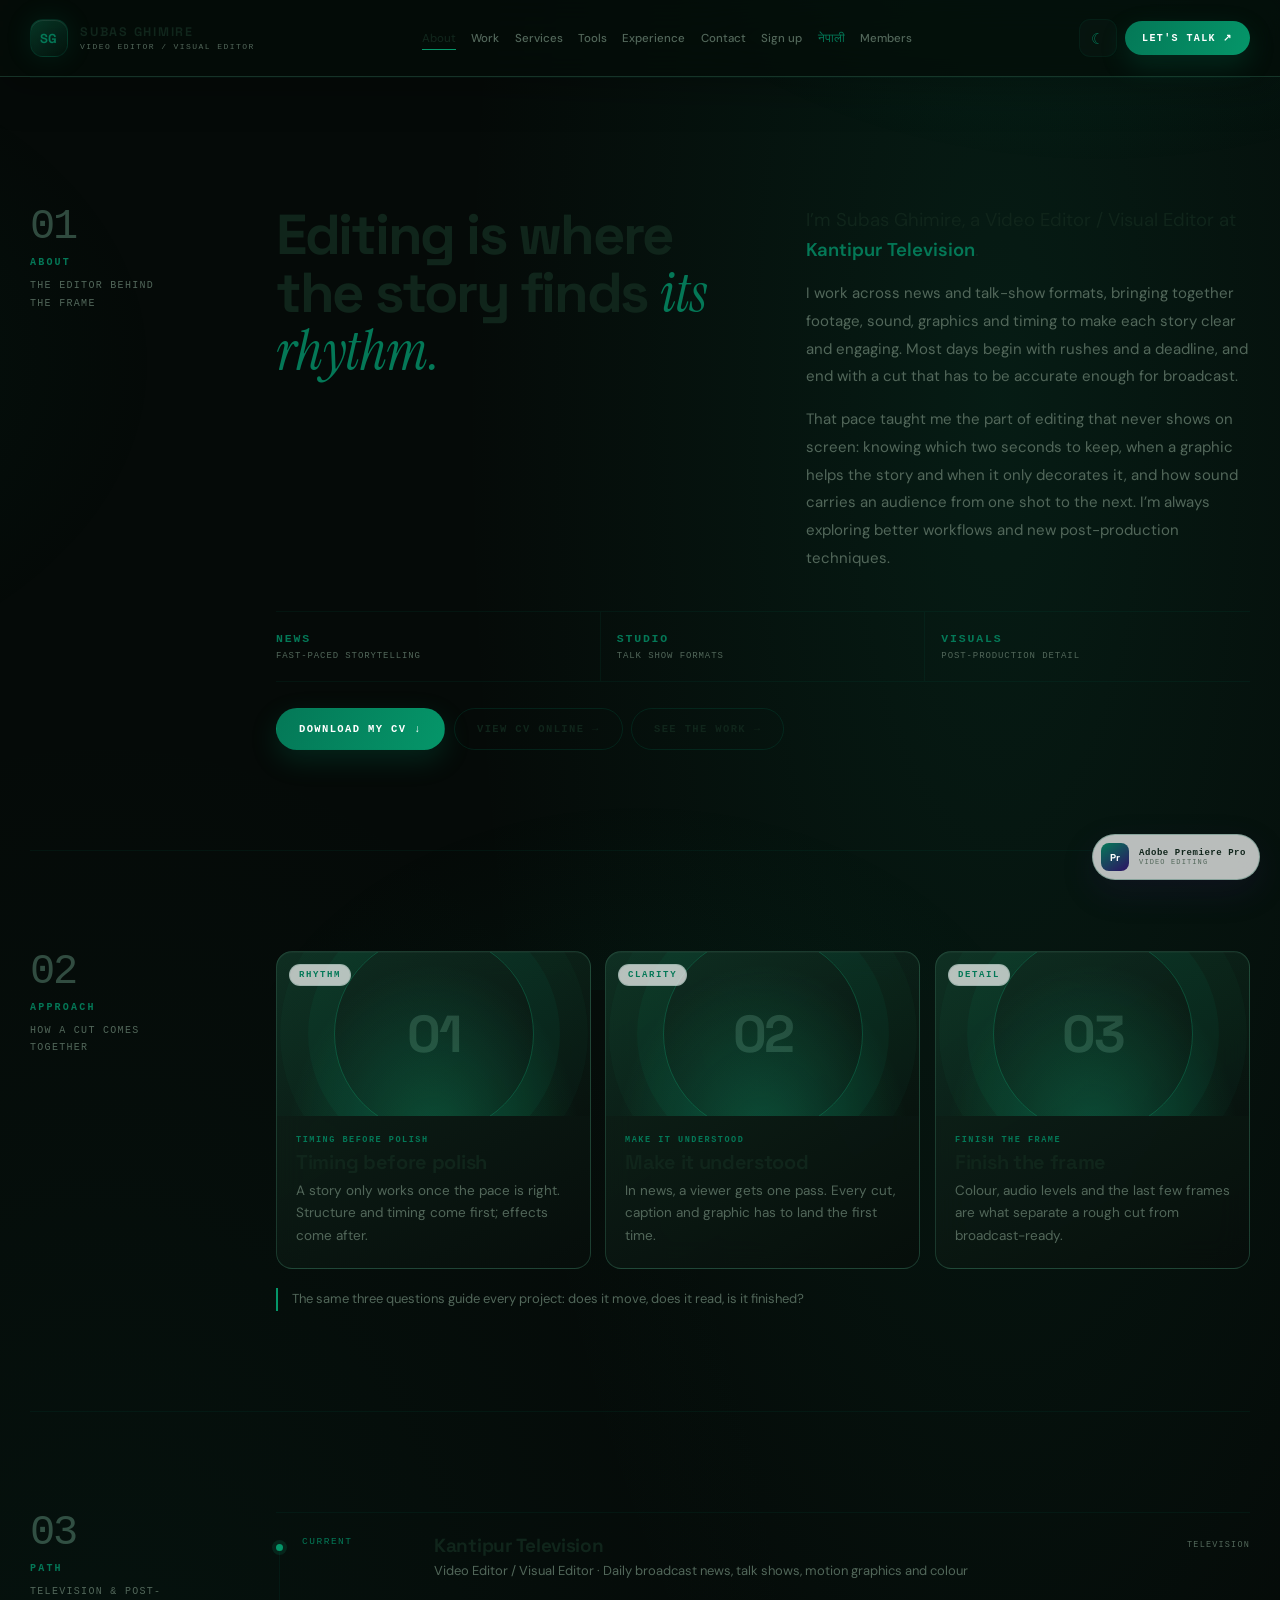
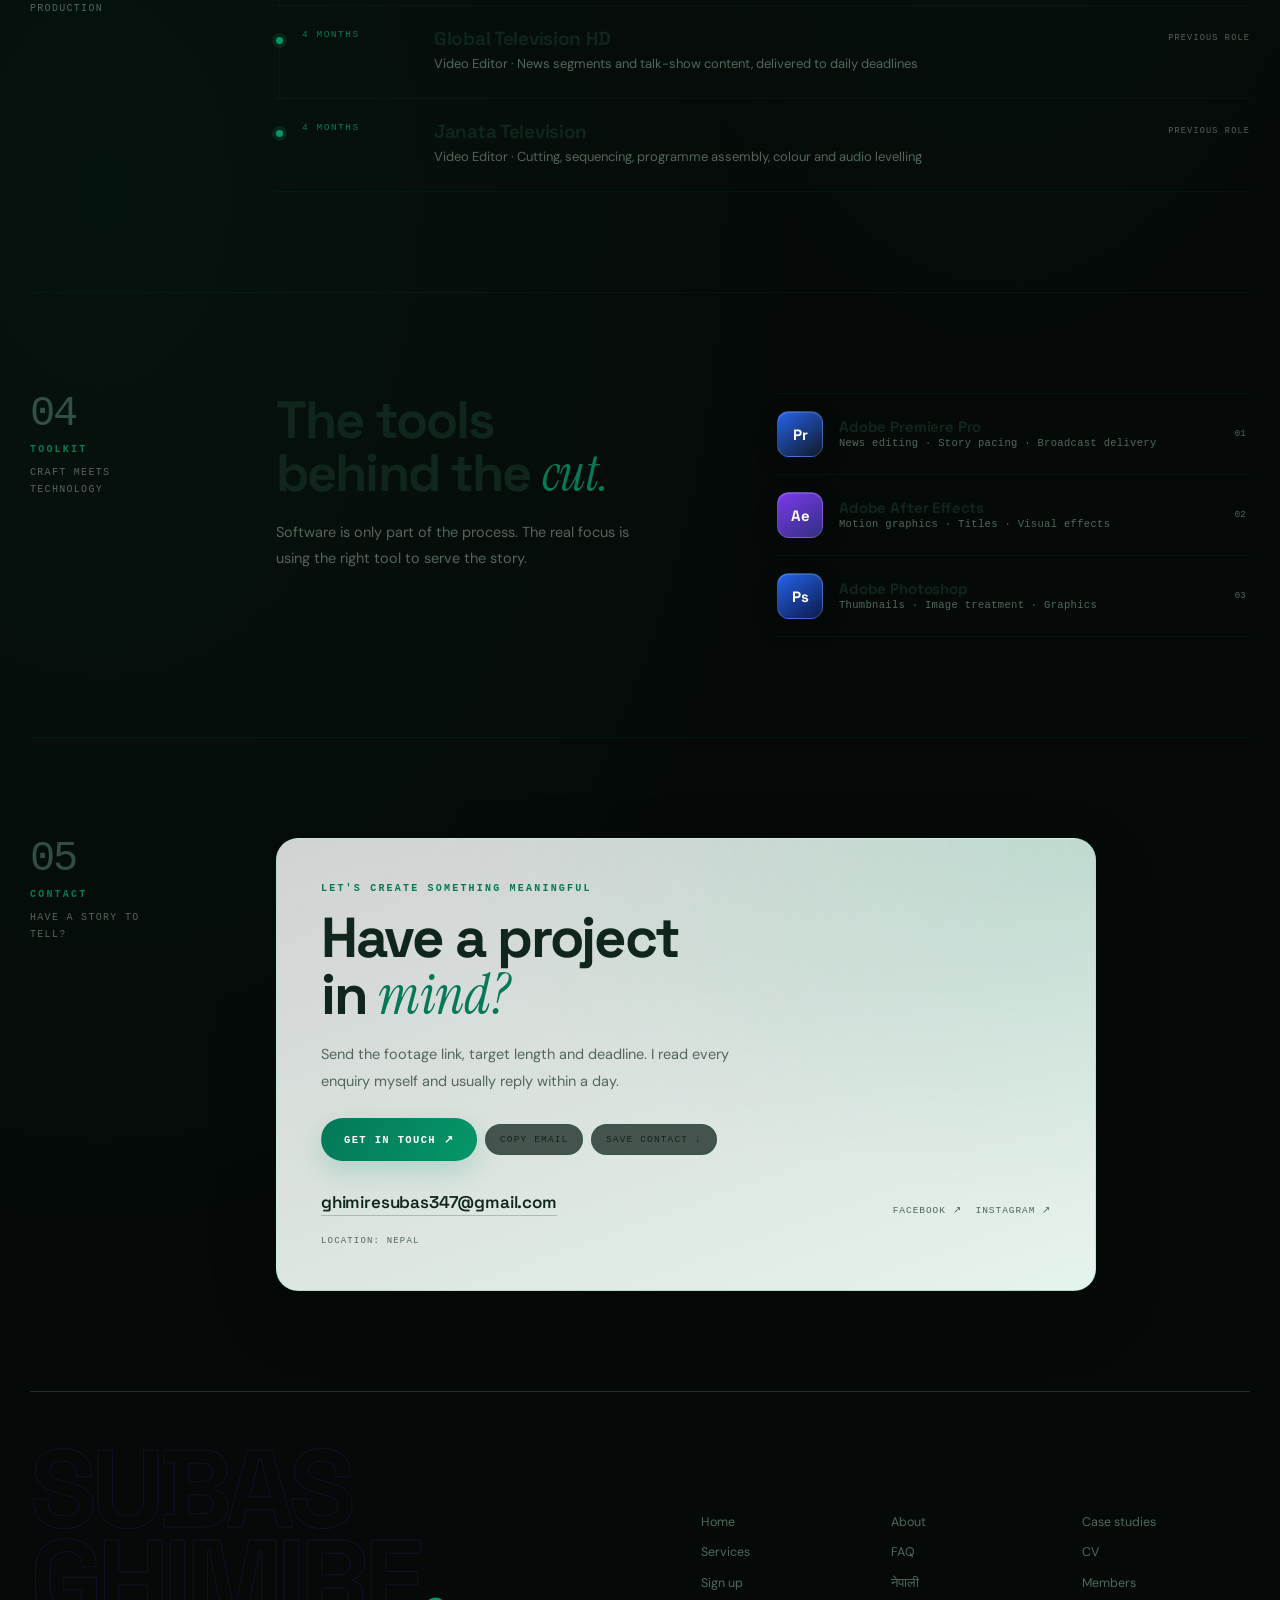
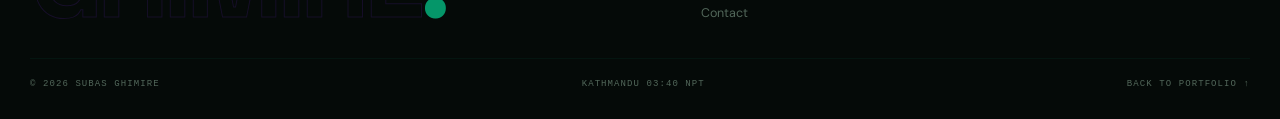
<file: about.html>
<!doctype html>
<html lang="en">
<head>
<!-- Google Analytics 4 -->
<script async src="https://www.googletagmanager.com/gtag/js?id=G-4XTFQ4TZ87"></script>
<script>
  window.dataLayer = window.dataLayer || [];
  function gtag(){dataLayer.push(arguments);}
  gtag('js', new Date());
  gtag('config', 'G-4XTFQ4TZ87');
</script>

<meta charset="utf-8">
<meta name="viewport" content="width=device-width,initial-scale=1">
<meta name="theme-color" content="#08060f">
<meta name="color-scheme" content="dark light">
<meta name="robots" content="index,follow,max-image-preview:large,max-snippet:-1,max-video-preview:-1">
<meta name="description" content="How the cuts come together — rhythm, clarity and detail. Video editor at Kantipur Television, Kathmandu, working across news, talk shows and motion graphics.">
<title>About Subas Ghimire — Video Editor in Kathmandu, Nepal</title>
<link rel="icon" type="image/svg+xml" href="[data-uri]">
<link rel="apple-touch-icon" sizes="180x180" href="apple-touch-icon.png">
<link rel="manifest" href="site.webmanifest">
<link rel="canonical" href="https://subas-ghimire.com.np/about.html">
<meta property="og:type" content="website">
<meta property="og:site_name" content="Subas Ghimire">
<meta property="og:url" content="https://subas-ghimire.com.np/about.html">
<meta property="og:title" content="About Subas Ghimire — Video Editor in Kathmandu, Nepal">
<meta property="og:description" content="How the cuts come together — rhythm, clarity and detail. Video editor at Kantipur Television, Kathmandu, working across news, talk shows and motion graphics.">
<meta property="og:image" content="https://subas-ghimire.com.np/og-image.jpg">
<meta property="og:image:alt" content="Subas Ghimire — video editor">
<meta property="og:image:type" content="image/jpeg">
<meta property="og:image:width" content="1200">
<meta property="og:image:height" content="630">
<meta property="og:locale" content="en_US">
<meta property="og:locale:alternate" content="ne_NP">
<meta name="twitter:card" content="summary_large_image">
<meta name="twitter:title" content="About Subas Ghimire — Video Editor in Kathmandu, Nepal">
<meta name="twitter:description" content="How the cuts come together — rhythm, clarity and detail. Video editor at Kantipur Television, Kathmandu, working across news, talk shows and motion graphics.">
<meta name="twitter:image" content="https://subas-ghimire.com.np/og-image.jpg">
<link rel="preconnect" href="https://fonts.googleapis.com">
<link rel="preconnect" href="https://fonts.gstatic.com" crossorigin>
<link href="https://fonts.googleapis.com/css2?family=DM+Sans:wght@400;500;600;700&family=Instrument+Serif:ital@1&family=Space+Grotesk:wght@400;500;600;700&display=swap" rel="stylesheet">
<link rel="stylesheet" href="assets/site.css?v=4">
<style>
.page-top{padding-top:128px}
.about-grid h1{font-size:clamp(34px,4.4vw,58px);line-height:1.03;letter-spacing:-.04em}
.contact.solo{grid-template-columns:1fr;max-width:820px}
.contact.solo h2{font-size:clamp(34px,4.4vw,58px)}
@media(max-width:980px){.page-top{padding-top:92px}}
</style>
<script type="application/ld+json">
{
  "@context": "https://schema.org",
  "@graph": [
    {
      "@type": "AboutPage",
      "@id": "https://subas-ghimire.com.np/about.html#page",
      "url": "https://subas-ghimire.com.np/about.html",
      "name": "About Subas Ghimire",
      "description": "How the cuts come together — rhythm, clarity and detail. Video editor at Kantipur Television, Kathmandu, working across news, talk shows and motion graphics.",
      "inLanguage": "en",
      "isPartOf": {
        "@id": "https://subas-ghimire.com.np/#website"
      },
      "about": {
        "@id": "https://subas-ghimire.com.np/#person"
      }
    },
    {
      "@type": "BreadcrumbList",
      "itemListElement": [
        {
          "@type": "ListItem",
          "position": 1,
          "name": "Home",
          "item": "https://subas-ghimire.com.np/"
        },
        {
          "@type": "ListItem",
          "position": 2,
          "name": "About",
          "item": "https://subas-ghimire.com.np/about.html"
        }
      ]
    }
  ]
}
</script>
</head>
<body>
<script>try{var t=localStorage.getItem("theme");if(t==="light"||(!t&&matchMedia("(prefers-color-scheme: light)").matches)){document.body.classList.add("light-mode")}}catch(e){}</script>
<a class="skip-link" href="#story">Skip to content</a>
<div class="scroll-progress" id="scrollProgress"></div>

<header><nav class="nav wrap" aria-label="Main">
  <a class="brand" href="index.html"><span class="mark">SG</span><span class="brand-text">SUBAS GHIMIRE<small>VIDEO EDITOR / VISUAL EDITOR</small></span></a>
  <div class="links" id="siteLinks">
    <a href="about.html" aria-current="page">About</a>
    <a href="index.html#work">Work</a>
    <a href="index.html#services">Services</a>
    <a href="index.html#tools">Tools</a>
    <a href="index.html#experience">Experience</a>
    <a href="index.html#contact">Contact</a>
    <a href="signup.html">Sign up</a>
    <a href="subas-ghimire.html" lang="ne" hreflang="ne">नेपाली</a>
    <a href="members.html" rel="nofollow">Members</a>
  </div>
  <div class="nav-actions">
    <button class="icon-btn theme-toggle" id="themeToggle" aria-label="Switch to light theme" aria-pressed="false">☼</button>
    <button class="icon-btn menu-toggle" id="menuToggle" aria-label="Open menu" aria-expanded="false" aria-controls="siteLinks">☰</button>
    <a class="nav-cta" href="https://mail.google.com/mail/?view=cm&amp;fs=1&amp;to=ghimiresubas347%40gmail.com">LET'S TALK ↗</a>
  </div>
</nav></header>

<main>
<section class="block wrap page-top" id="story">
  <div class="section-top"><span class="num">01</span><span class="kicker">ABOUT</span><span class="section-note">The editor behind the frame</span></div>
  <div class="section-body">
    <div class="about-grid">
      <h1>Editing is where the story finds <em>its rhythm.</em></h1>
      <div class="about-copy">
        <p class="large">I&rsquo;m Subas Ghimire, a Video Editor / Visual Editor at <strong>Kantipur Television</strong>.</p>
        <p>I work across news and talk-show formats, bringing together footage, sound, graphics and timing to make each story clear and engaging. Most days begin with rushes and a deadline, and end with a cut that has to be accurate enough for broadcast.</p>
        <p>That pace taught me the part of editing that never shows on screen: knowing which two seconds to keep, when a graphic helps the story and when it only decorates it, and how sound carries an audience from one shot to the next. I&rsquo;m always exploring better workflows and new post-production techniques.</p>
      </div>
    </div>
    <div class="stats">
      <div><strong>NEWS</strong><span>Fast-paced storytelling</span></div>
      <div><strong>STUDIO</strong><span>Talk show formats</span></div>
      <div><strong>VISUALS</strong><span>Post-production detail</span></div>
    </div>
    <div class="cv-cta">
      <a class="btn primary" href="./CV/Subas-Ghimire-CV.pdf" download>DOWNLOAD MY CV ↓</a>
      <a class="btn secondary" href="cv.html">VIEW CV ONLINE →</a>
      <a class="btn secondary" href="index.html#work">SEE THE WORK →</a>
    </div>
  </div>
</section>

<section class="block wrap" id="approach">
  <div class="section-top"><span class="num">02</span><span class="kicker">APPROACH</span><span class="section-note">How a cut comes together</span></div>
  <div class="section-body">
    <div class="work-grid">
      <article class="work">
        <div class="work-art"><b>01</b><span class="work-tag">Rhythm</span></div>
        <div class="work-text"><small>TIMING BEFORE POLISH</small><h3>Timing before polish</h3><p>A story only works once the pace is right. Structure and timing come first; effects come after.</p></div>
      </article>
      <article class="work">
        <div class="work-art"><b>02</b><span class="work-tag">Clarity</span></div>
        <div class="work-text"><small>MAKE IT UNDERSTOOD</small><h3>Make it understood</h3><p>In news, a viewer gets one pass. Every cut, caption and graphic has to land the first time.</p></div>
      </article>
      <article class="work">
        <div class="work-art"><b>03</b><span class="work-tag">Detail</span></div>
        <div class="work-text"><small>FINISH THE FRAME</small><h3>Finish the frame</h3><p>Colour, audio levels and the last few frames are what separate a rough cut from broadcast-ready.</p></div>
      </article>
    </div>
    <p class="note">The same three questions guide every project: does it move, does it read, is it finished?</p>
  </div>
</section>

<section class="block wrap" id="path">
  <div class="section-top"><span class="num">03</span><span class="kicker">PATH</span><span class="section-note">Television &amp; post-production</span></div>
  <div class="section-body">
    <div class="timeline">
      <div class="job"><time>CURRENT</time><div><h3>Kantipur Television</h3><p>Video Editor / Visual Editor · Daily broadcast news, talk shows, motion graphics and colour</p></div><span>TELEVISION</span></div>
      <div class="job"><time>4 MONTHS</time><div><h3>Global Television HD</h3><p>Video Editor · News segments and talk-show content, delivered to daily deadlines</p></div><span>PREVIOUS ROLE</span></div>
      <div class="job"><time>4 MONTHS</time><div><h3>Janata Television</h3><p>Video Editor · Cutting, sequencing, programme assembly, colour and audio levelling</p></div><span>PREVIOUS ROLE</span></div>
    </div>
  </div>
</section>

<section class="block wrap" id="toolkit">
  <div class="section-top"><span class="num">04</span><span class="kicker">TOOLKIT</span><span class="section-note">Craft meets technology</span></div>
  <div class="section-body">
    <div class="tools-grid">
      <div>
        <h2>The tools<br>behind the <em>cut.</em></h2>
        <p>Software is only part of the process. The real focus is using the right tool to serve the story.</p>
      </div>
      <div class="tool-list">
        <div class="tool"><span class="app premiere-icon" aria-hidden="true">Pr</span><div><h3>Adobe Premiere Pro</h3><p>News editing · Story pacing · Broadcast delivery</p></div><small>01</small></div>
        <div class="tool"><span class="app aftereffects-icon" aria-hidden="true">Ae</span><div><h3>Adobe After Effects</h3><p>Motion graphics · Titles · Visual effects</p></div><small>02</small></div>
        <div class="tool"><span class="app photoshop-icon" aria-hidden="true">Ps</span><div><h3>Adobe Photoshop</h3><p>Thumbnails · Image treatment · Graphics</p></div><small>03</small></div>
      </div>
    </div>
  </div>
</section>

<section class="block wrap" id="contact">
  <div class="section-top"><span class="num">05</span><span class="kicker">CONTACT</span><span class="section-note">Have a story to tell?</span></div>
  <div class="section-body">
    <div class="contact solo">
      <div class="contact-copy">
        <span class="kicker">LET'S CREATE SOMETHING MEANINGFUL</span>
        <h2>Have a project<br>in <em>mind?</em></h2>
        <p class="contact-lead">Send the footage link, target length and deadline. I read every enquiry myself and usually reply within a day.</p>
        <div class="contact-actions">
          <a class="btn primary" href="https://mail.google.com/mail/?view=cm&amp;fs=1&amp;to=ghimiresubas347%40gmail.com">GET IN TOUCH ↗</a>
          <button class="chip" type="button" id="copyEmail" data-email="ghimiresubas347@gmail.com">Copy email</button>
          <a class="chip" href="subas-ghimire.vcf" download>Save contact ↓</a>
          <span class="chip-status" id="copyStatus" role="status" aria-live="polite"></span>
        </div>
        <div class="contact-row">
          <a class="email" href="mailto:ghimiresubas347@gmail.com">ghimiresubas347@gmail.com</a>
          <div class="social"><a href="https://www.facebook.com/subas.ghimire.164384" target="_blank" rel="noopener me">Facebook ↗</a><a href="https://www.instagram.com/subas_ghimire__" target="_blank" rel="noopener me">Instagram ↗</a></div>
        </div>
        <div class="contact-info"><span>LOCATION: NEPAL</span></div>
      </div>
    </div>
  </div>
</section>
</main>

<footer class="wrap">
  <div class="footer-top">
    <div class="footer-mark" aria-hidden="true">Subas<br>Ghimire<span>.</span></div>
    <nav class="foot-links" aria-label="Footer">
      <a href="index.html">Home</a>
      <a href="about.html">About</a>
      <a href="work.html">Case studies</a>
      <a href="index.html#services">Services</a>
      <a href="index.html#faq">FAQ</a>
      <a href="cv.html">CV</a>
      <a href="signup.html">Sign up</a>
      <a href="subas-ghimire.html" lang="ne" hreflang="ne">नेपाली</a>
      <a href="members.html" rel="nofollow">Members</a>
      <a href="index.html#contact">Contact</a>
    </nav>
  </div>
  <div class="footer-bottom">
    <span>© <span id="year"></span> SUBAS GHIMIRE</span>
    <span>KATHMANDU <span id="npt">--:--</span> NPT</span>
    <a href="index.html">BACK TO PORTFOLIO ↑</a>
  </div>
</footer>

<a class="premiere-float" href="https://www.adobe.com/products/premiere.html" target="_blank" rel="noopener noreferrer" aria-label="Adobe Premiere Pro — learn more"><span class="premiere-logo">Pr</span><span class="premiere-copy"><strong>Adobe Premiere Pro</strong><small>VIDEO EDITING</small></span></a>

<script>
document.getElementById('year').textContent=new Date().getFullYear();
const progress=document.getElementById('scrollProgress');
const updateProgress=()=>{const max=document.documentElement.scrollHeight-innerHeight;progress.style.width=(max>0?scrollY/max*100:0)+'%'};
addEventListener('scroll',updateProgress,{passive:true});updateProgress();

const menu=document.getElementById('menuToggle'),links=document.getElementById('siteLinks');
menu.addEventListener('click',()=>{const open=links.classList.toggle('open');menu.setAttribute('aria-expanded',String(open));menu.textContent=open?'×':'☰';});
links.querySelectorAll('a').forEach(a=>a.addEventListener('click',()=>{links.classList.remove('open');menu.setAttribute('aria-expanded','false');menu.textContent='☰';}));
const closeMenu=()=>{links.classList.remove('open');menu.setAttribute('aria-expanded','false');menu.textContent='☰';};
document.addEventListener('click',e=>{if(links.classList.contains('open')&&!links.contains(e.target)&&!menu.contains(e.target))closeMenu();});
addEventListener('keydown',e=>{if(e.key==='Escape'&&links.classList.contains('open')){closeMenu();menu.focus();}});

const themeBtn=document.getElementById('themeToggle'),themeMeta=document.querySelector('meta[name="theme-color"]');
const syncTheme=persist=>{const light=document.body.classList.contains('light-mode');themeBtn.textContent=light?'☾':'☼';themeBtn.setAttribute('aria-pressed',String(light));themeBtn.setAttribute('aria-label',light?'Switch to dark theme':'Switch to light theme');if(themeMeta)themeMeta.setAttribute('content',light?'#f7f3fc':'#08060f');if(persist){try{localStorage.setItem('theme',light?'light':'dark')}catch(e){}}};
syncTheme(false);
themeBtn.addEventListener('click',()=>{document.body.classList.toggle('light-mode');syncTheme(true);});

const revealObserver=new IntersectionObserver(entries=>entries.forEach(entry=>{if(entry.isIntersecting){entry.target.classList.add('visible');revealObserver.unobserve(entry.target);}}),{threshold:.1});
document.querySelectorAll('section.block,.work,.svc,.step,.tool,.job,.stats,.contact').forEach((el,i)=>{el.classList.add('reveal');if(el.matches('.work,.tool,.job'))el.style.setProperty('--d',(i%4)*60+'ms');revealObserver.observe(el);});

if(matchMedia('(pointer:fine)').matches&&!matchMedia('(prefers-reduced-motion: reduce)').matches){
 addEventListener('pointermove',e=>{
  document.body.style.setProperty('--pointer-x',e.clientX+'px');
  document.body.style.setProperty('--pointer-y',e.clientY+'px');
 },{passive:true});
}

(function(){
 const els=[document.getElementById('npt')].filter(Boolean);
 if(!els.length)return;
 const tick=()=>{let t='UTC+5:45';try{t=new Date().toLocaleTimeString('en-GB',{timeZone:'Asia/Kathmandu',hour:'2-digit',minute:'2-digit'});}catch(e){}els.forEach(el=>el.textContent=t);};
 tick();setInterval(tick,30000);
})();

(function(){
 const btn=document.getElementById('copyEmail'),status=document.getElementById('copyStatus');
 if(!btn)return;
 btn.addEventListener('click',async()=>{
  const email=btn.dataset.email||'';
  try{await navigator.clipboard.writeText(email);}
  catch(e){
   const ta=document.createElement('textarea');ta.value=email;ta.setAttribute('readonly','');
   ta.style.position='fixed';ta.style.opacity='0';document.body.appendChild(ta);ta.select();
   try{document.execCommand('copy');}catch(err){}ta.remove();
  }
  btn.textContent='COPIED ✓';
  if(status)status.textContent=email+' copied';
  setTimeout(()=>{btn.textContent='COPY EMAIL';if(status)status.textContent='';},2400);
 });
})();
</script>
<script>(function(){var h=location.hostname;if(/(^|\.)vercel\.app$|\.com\.np$/.test(h)){window.va=window.va||function(){(window.vaq=window.vaq||[]).push(arguments)};window.si=window.si||function(){(window.siq=window.siq||[]).push(arguments)};['/_vercel/speed-insights/script.js','/_vercel/insights/script.js'].forEach(function(s){var e=document.createElement("script");e.defer=true;e.src=s;document.head.appendChild(e)})}})();</script>
</body>
</html>
</file>
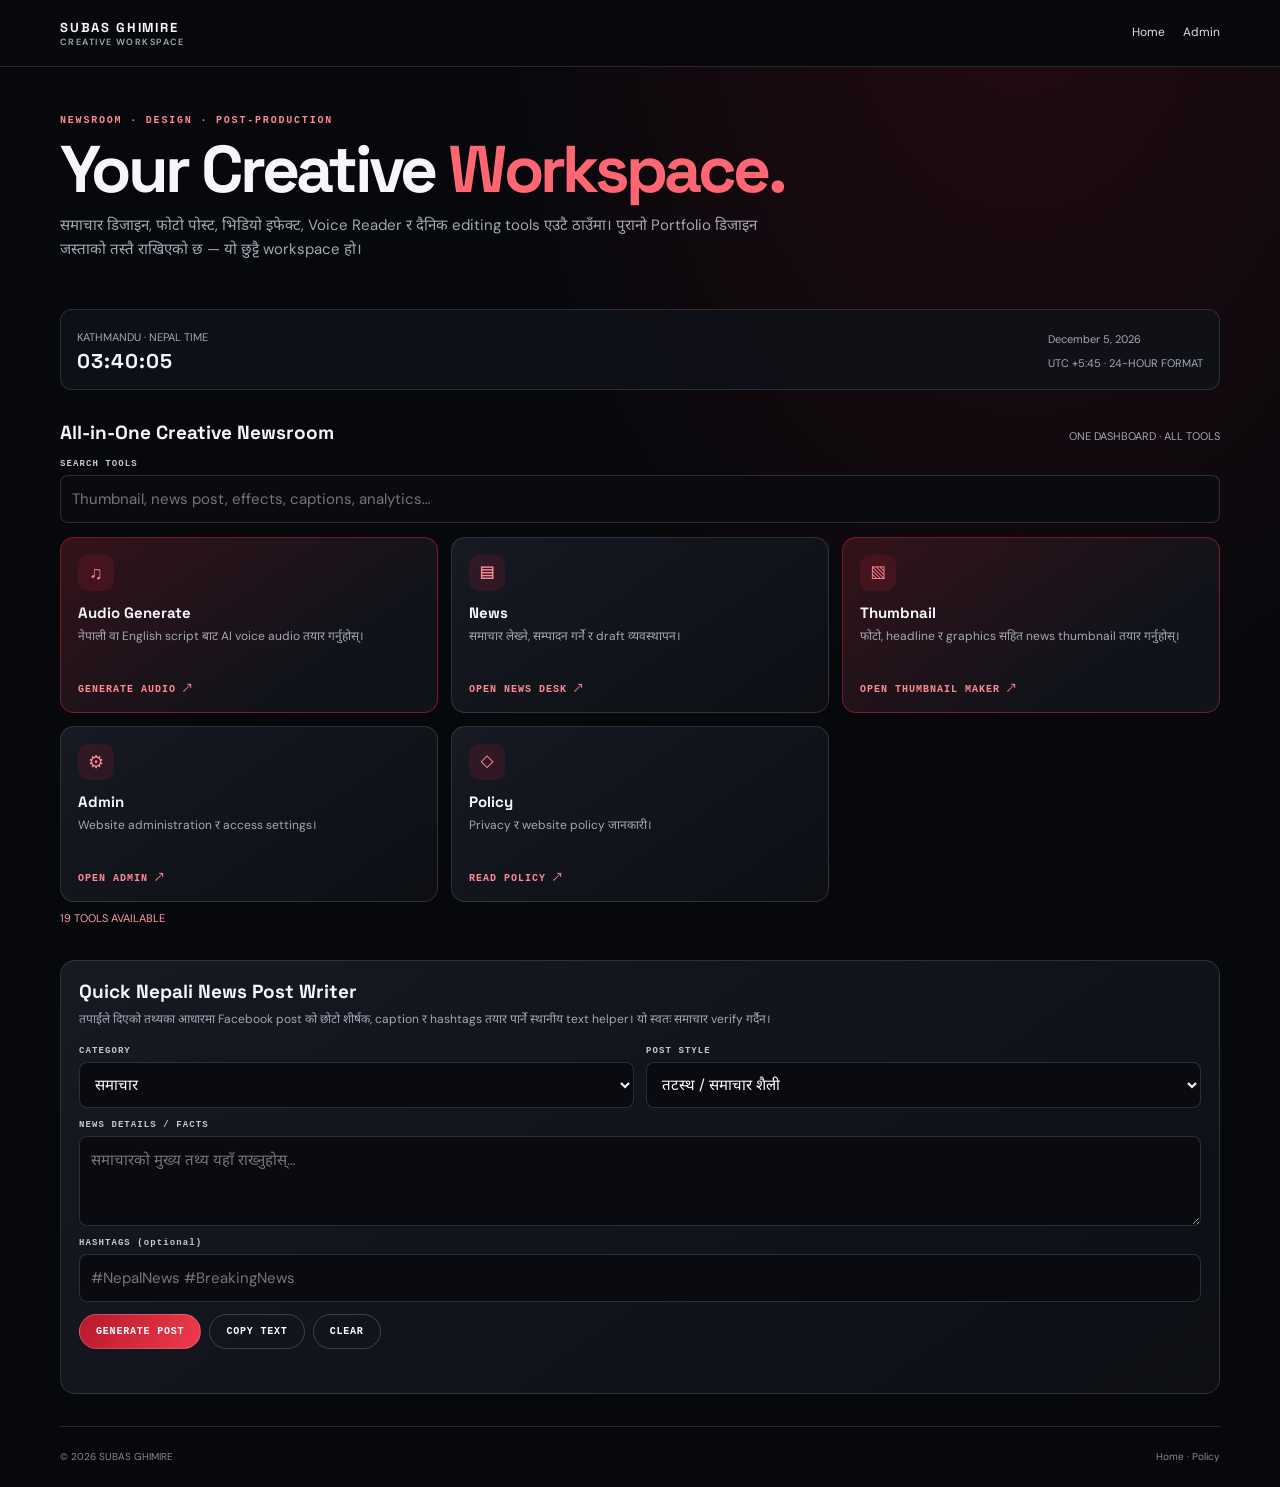
<file: creative-workspace.html>
<!doctype html>
<html lang="ne">
<head>
<meta charset="utf-8"><meta name="viewport" content="width=device-width,initial-scale=1">
<meta name="theme-color" content="#07080c">
<meta name="description" content="Subas Ghimire Creative Workspace — newsroom graphics, photo posts, thumbnails, video effects, voice reader and image tools.">
<title>Creative Workspace | Subas Ghimire</title>
<link rel="preconnect" href="https://fonts.googleapis.com"><link rel="preconnect" href="https://fonts.gstatic.com" crossorigin>
<link href="https://fonts.googleapis.com/css2?family=DM+Sans:wght@400;500;600;700&family=Space+Grotesk:wght@400;500;600;700&family=Noto+Sans+Devanagari:wght@400;500;600;700;800&display=swap" rel="stylesheet">
<style>
:root{color-scheme:dark;--bg:#07080c;--panel:#11131a;--line:#ffffff20;--ink:#f6f7fb;--muted:#a4a7b3;--red:#e5253a;--green:#10b981}
*{box-sizing:border-box}html{scroll-behavior:smooth}body{margin:0;background:radial-gradient(ellipse at 80% -5%,#a0162930,transparent 38%),var(--bg);color:var(--ink);font:15px/1.6 "DM Sans","Noto Sans Devanagari",sans-serif}a{color:inherit;text-decoration:none}button,input,textarea,select{font:inherit}.wrap{width:min(1160px,calc(100% - 36px));margin:auto}.top{position:sticky;top:0;z-index:10;background:#08090de8;border-bottom:1px solid var(--line);backdrop-filter:blur(16px)}.nav{min-height:66px;display:flex;align-items:center;justify-content:space-between;gap:16px}.brand{font:700 13px "Space Grotesk";letter-spacing:.14em}.brand small{display:block;color:var(--muted);font:600 9px "DM Sans";letter-spacing:.16em}.navlinks{display:flex;gap:18px;flex-wrap:wrap}.navlinks a{font-size:12px;color:#ddd}.hero{padding:48px 0 28px}.eyebrow{color:#ff8792;font:700 10px ui-monospace,monospace;letter-spacing:.18em}.hero h1{font:700 clamp(38px,6vw,66px)/1.02 "Space Grotesk";letter-spacing:-.055em;margin:10px 0}.hero h1 em{font-style:normal;color:#ff6674}.hero p{max-width:720px;color:var(--muted);margin:0}.clockbar{display:flex;align-items:center;justify-content:space-between;gap:12px;margin:20px 0 28px;padding:14px 16px;border:1px solid var(--line);border-radius:12px;background:#11131bbd}.clockbar strong{font:700 20px "Space Grotesk";letter-spacing:.05em}.clockbar span{color:var(--muted);font-size:11px}.section-title{display:flex;align-items:end;justify-content:space-between;gap:14px;margin:30px 0 14px}.section-title h2{font:700 19px "Space Grotesk";margin:0}.section-title p{font-size:11px;color:var(--muted);margin:0}.grid{display:grid;grid-template-columns:repeat(3,minmax(0,1fr));gap:13px}.card{display:flex;flex-direction:column;min-height:176px;padding:17px;border:1px solid var(--line);border-radius:14px;background:linear-gradient(145deg,#171923,#0d0f15);transition:transform .2s,border-color .2s,box-shadow .2s}.card:hover{transform:translateY(-3px);border-color:#e5253a88;box-shadow:0 16px 42px #0005}.card .icon{display:grid;place-items:center;width:36px;height:36px;border-radius:10px;background:#e5253a20;color:#ff8994;font-size:18px;margin-bottom:12px}.card h3{font:700 15px "Space Grotesk";margin:0 0 5px}.card p{font-size:12px;color:var(--muted);margin:0 0 14px}.card .go{margin-top:auto;color:#ff8994;font:700 10px ui-monospace,monospace;letter-spacing:.1em}.card.feature{border-color:#e5253a70;background:linear-gradient(145deg,#34121a,#11131a 70%)}.writer{margin:32px 0;padding:18px;border:1px solid var(--line);border-radius:15px;background:linear-gradient(145deg,#171923,#0d0f15)}.writer h2{font:700 19px "Space Grotesk";margin:0 0 6px}.writer>p{color:var(--muted);font-size:12px;margin:0 0 16px}.fields{display:grid;grid-template-columns:1fr 1fr;gap:12px}.field{display:grid;gap:6px}.field.full{grid-column:1/-1}.field label{color:#c6c8d1;font:700 9px ui-monospace,monospace;letter-spacing:.12em}.field input,.field textarea,.field select{width:100%;min-width:0;border:1px solid #ffffff24;border-radius:8px;background:#090b11;color:#fff;padding:11px}.field textarea{min-height:90px;resize:vertical}.actions{display:flex;gap:8px;flex-wrap:wrap;margin-top:12px}.btn{border:1px solid #ffffff30;border-radius:999px;padding:11px 16px;background:linear-gradient(120deg,#b7192a,#ef3b4d);color:#fff;font:700 10px ui-monospace,monospace;letter-spacing:.08em;cursor:pointer}.btn.secondary{background:transparent}.output{display:none;margin-top:14px;padding:14px;border:1px solid #ffffff20;border-radius:10px;background:#090b11;white-space:pre-wrap;overflow-wrap:anywhere;font-size:13px}.output.show{display:block}.status{min-height:18px;color:#ff9da5;font-size:11px;margin-top:8px}footer{border-top:1px solid var(--line);padding:22px 0;margin-top:36px;color:#888;font-size:10px;display:flex;justify-content:space-between;gap:12px}
@media(max-width:850px){.grid{grid-template-columns:repeat(2,minmax(0,1fr))}}@media(max-width:560px){.wrap{width:calc(100% - 24px)}.nav{align-items:flex-start;padding:12px 0}.navlinks{gap:9px;justify-content:flex-end}.navlinks a{font-size:10px}.hero{padding-top:32px}.clockbar{align-items:flex-start;flex-direction:column}.grid{grid-template-columns:1fr}.card{min-height:145px}.fields{grid-template-columns:1fr}.field.full{grid-column:auto}.writer{padding:13px}footer{flex-direction:column}}
</style>
</head>
<body>
<header class="top"><nav class="wrap nav"><a class="brand" href="index.html">SUBAS GHIMIRE<small>CREATIVE WORKSPACE</small></a><div class="navlinks"><a href="index.html">Home</a><a href="admin.html">Admin</a></div></nav></header>
<main class="wrap">
<section class="hero"><div class="eyebrow">NEWSROOM · DESIGN · POST-PRODUCTION</div><h1>Your Creative <em>Workspace.</em></h1><p>समाचार डिजाइन, फोटो पोस्ट, भिडियो इफेक्ट, Voice Reader र दैनिक editing tools एउटै ठाउँमा। पुरानो Portfolio डिजाइन जस्ताको तस्तै राखिएको छ — यो छुट्टै workspace हो।</p></section>
<div class="clockbar"><div><span>KATHMANDU · NEPAL TIME</span><br><strong id="clock">--:--:--</strong></div><div><span id="date">Loading date…</span><br><span>UTC +5:45 · 24-HOUR FORMAT</span></div></div>
<div class="section-title"><h2>All-in-One Creative Newsroom</h2><p>ONE DASHBOARD · ALL TOOLS</p></div>
<div class="field" style="margin:0 0 14px"><label for="toolSearch">SEARCH TOOLS</label><input id="toolSearch" type="search" placeholder="Thumbnail, news post, effects, captions, analytics…"></div>
<div class="grid" id="toolGrid">
<a class="card feature" data-search="audio generate voice reader narration text to speech" href="creator-tools.html#audio-generator"><span class="icon">♫</span><h3>Audio Generate</h3><p>नेपाली वा English script बाट AI voice audio तयार गर्नुहोस्।</p><span class="go">GENERATE AUDIO ↗</span></a>
<a class="card" data-search="news management newsroom news writing" href="news-management.html"><span class="icon">▤</span><h3>News</h3><p>समाचार लेख्ने, सम्पादन गर्ने र draft व्यवस्थापन।</p><span class="go">OPEN NEWS DESK ↗</span></a>
<a class="card feature" data-search="thumbnail maker news thumbnail" href="news-thumbnail-maker.html"><span class="icon">▧</span><h3>Thumbnail</h3><p>फोटो, headline र graphics सहित news thumbnail तयार गर्नुहोस्।</p><span class="go">OPEN THUMBNAIL MAKER ↗</span></a>
<a class="card" data-search="admin control panel" href="admin.html"><span class="icon">⚙</span><h3>Admin</h3><p>Website administration र access settings।</p><span class="go">OPEN ADMIN ↗</span></a>
<a class="card" data-search="policy privacy terms" href="privacy.html"><span class="icon">◇</span><h3>Policy</h3><p>Privacy र website policy जानकारी।</p><span class="go">READ POLICY ↗</span></a>
</div>
<p class="status" id="toolCount" aria-live="polite">19 TOOLS AVAILABLE</p>
<section class="writer" id="news-writer"><h2>Quick Nepali News Post Writer</h2><p>तपाईंले दिएको तथ्यका आधारमा Facebook post को छोटो शीर्षक, caption र hashtags तयार पार्ने स्थानीय text helper। यो स्वतः समाचार verify गर्दैन।</p>
<div class="fields">
<div class="field"><label for="category">CATEGORY</label><select id="category"><option>समाचार</option><option>राजनीति</option><option>खेलकुद</option><option>मनोरञ्जन</option><option>अर्थतन्त्र</option><option>Breaking News</option></select></div>
<div class="field"><label for="tone">POST STYLE</label><select id="tone"><option value="neutral">तटस्थ / समाचार शैली</option><option value="short">अति छोटो</option><option value="engaging">Engaging</option></select></div>
<div class="field full"><label for="facts">NEWS DETAILS / FACTS</label><textarea id="facts" placeholder="समाचारको मुख्य तथ्य यहाँ राख्नुहोस्…"></textarea></div>
<div class="field full"><label for="tags">HASHTAGS (optional)</label><input id="tags" placeholder="#NepalNews #BreakingNews"></div>
</div>
<div class="actions"><button class="btn" id="generate" type="button">GENERATE POST</button><button class="btn secondary" id="copy" type="button" disabled>COPY TEXT</button><button class="btn secondary" id="clear" type="button">CLEAR</button></div>
<div class="output" id="output" aria-live="polite"></div><div class="status" id="status" role="status"></div>
</section>
</main>
<footer class="wrap"><span>© <span id="year"></span> SUBAS GHIMIRE</span><span><a href="index.html">Home</a> · <a href="privacy.html">Policy</a></span></footer>
<script>
(()=>{'use strict';const $=id=>document.getElementById(id);const fmt=new Intl.DateTimeFormat('ne-NP',{timeZone:'Asia/Kathmandu',year:'numeric',month:'long',day:'numeric'});function tick(){const d=new Date();$('clock').textContent=new Intl.DateTimeFormat('en-GB',{timeZone:'Asia/Kathmandu',hour:'2-digit',minute:'2-digit',second:'2-digit',hour12:false}).format(d);$('date').textContent=fmt.format(d)}tick();setInterval(tick,1000);$('year').textContent=new Date().getFullYear();let generated='';
function makePost(){const facts=$('facts').value.trim();if(!facts){$('status').textContent='पहिले समाचारको मुख्य तथ्य लेख्नुहोस्।';$('facts').focus();return}const category=$('category').value,tone=$('tone').value,tags=$('tags').value.trim();let title=facts.replace(/\s+/g,' ').trim();if(title.length>92)title=title.slice(0,89).replace(/\s+\S*$/,'')+'…';let caption;if(tone==='short')caption=title;else if(tone==='engaging')caption=title+'\n\nयस विषयमा थप जानकारीका लागि हामीसँग जोडिइरहनुहोस्।';else caption=title+'\n\n'+category+' सम्बन्धी पछिल्लो अपडेट। थप विवरण प्राप्त भएपछि जानकारी अद्यावधिक गरिनेछ।';generated='शीर्षक: '+title+'\n\n'+caption+(tags?'\n\n'+tags:'');$('output').textContent=generated;$('output').classList.add('show');$('copy').disabled=false;$('status').textContent='पोस्ट तयार भयो। तथ्य र नाम प्रकाशनअघि आफैँ जाँच गर्नुहोस्।'}
$('generate').addEventListener('click',makePost);$('copy').addEventListener('click',async()=>{if(!generated)return;try{await navigator.clipboard.writeText(generated);$('status').textContent='पोस्ट copy भयो।'}catch(e){const r=document.createRange();r.selectNodeContents($('output'));const s=getSelection();s.removeAllRanges();s.addRange(r);$('status').textContent='Text select भयो — Copy गर्नुहोस्।'}});$('clear').addEventListener('click',()=>{$('facts').value='';$('tags').value='';$('output').textContent='';$('output').classList.remove('show');$('copy').disabled=true;generated='';$('status').textContent='फाराम खाली गरियो।'});})();
</script>
<script>(()=>{const q=document.getElementById('toolSearch');if(!q)return;const cards=[...document.querySelectorAll('#toolGrid .card')];q.addEventListener('input',()=>{const v=q.value.trim().toLowerCase();let n=0;cards.forEach(card=>{const show=!v||(card.dataset.search+' '+card.textContent).toLowerCase().includes(v);card.hidden=!show;if(show)n++});document.getElementById('toolCount').textContent=n+' TOOLS FOUND'})})();</script>
</body></html>
</file>
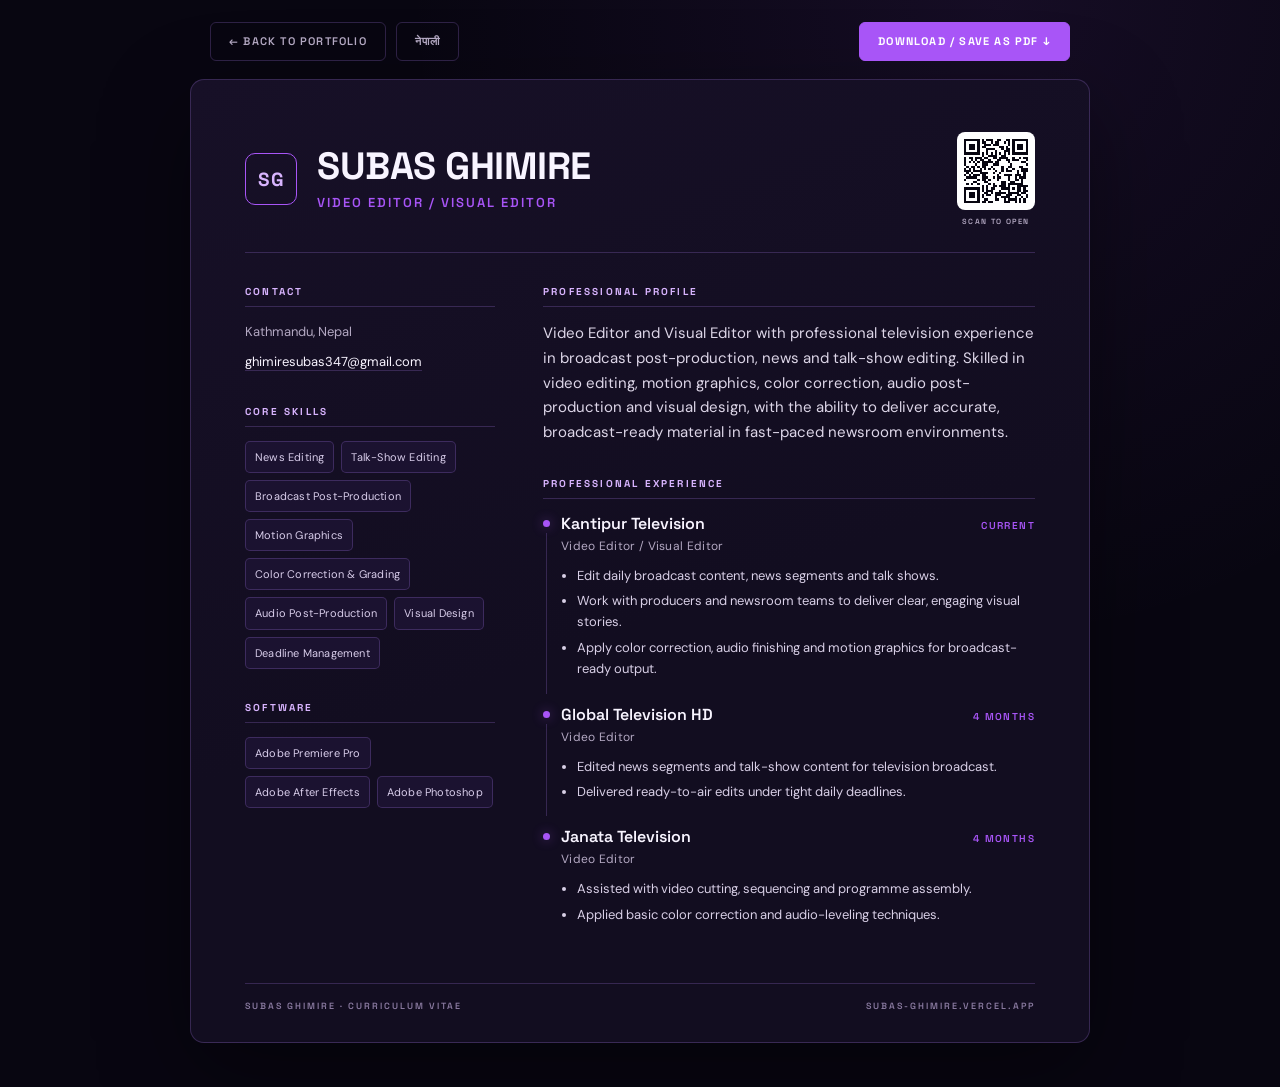
<file: cv.html>
<!doctype html>
<html lang="en">
<head>
<!-- Google Analytics 4 -->
<script async src="https://www.googletagmanager.com/gtag/js?id=G-4XTFQ4TZ87"></script>
<script>
  window.dataLayer = window.dataLayer || [];
  function gtag(){dataLayer.push(arguments);}
  gtag('js', new Date());
  gtag('config', 'G-4XTFQ4TZ87');
</script>

<meta charset="utf-8"><meta name="viewport" content="width=device-width,initial-scale=1">
<title>Subas Ghimire — CV | Video Editor, Kantipur Television</title>
<meta name="robots" content="index,follow,max-image-preview:large,max-snippet:-1,max-video-preview:-1">
<meta name="description" content="Curriculum vitae of Subas Ghimire — video editor at Kantipur Television, Nepal. Broadcast post-production, motion graphics, colour and short-form editing.">
<link rel="manifest" href="site.webmanifest">
<link rel="canonical" href="https://subas-ghimire.com.np/cv.html">
<meta name="theme-color" content="#080611">
<meta name="color-scheme" content="dark light">
<meta property="og:type" content="article">
<meta property="og:site_name" content="Subas Ghimire">
<meta property="og:url" content="https://subas-ghimire.com.np/cv.html">
<meta property="og:title" content="Subas Ghimire — CV | Video Editor, Kantipur Television">
<meta property="og:description" content="Curriculum vitae of Subas Ghimire — video editor at Kantipur Television, Nepal. Broadcast post-production, motion graphics, colour and short-form editing.">
<meta property="og:image" content="https://subas-ghimire.com.np/og-image.jpg">
<meta property="og:image:type" content="image/jpeg">
<meta property="og:image:width" content="1200">
<meta property="og:image:height" content="630">
<meta property="og:image:alt" content="Subas Ghimire — video editor">
<meta name="twitter:card" content="summary_large_image">
<link rel="icon" type="image/svg+xml" href="[data-uri]">
<link rel="preconnect" href="https://fonts.googleapis.com">
<link rel="preconnect" href="https://fonts.gstatic.com" crossorigin>
<link href="https://fonts.googleapis.com/css2?family=DM+Sans:wght@400;500;600&family=Space+Grotesk:wght@500;600;700&display=swap" rel="stylesheet">
<style>
:root{
  --bg:#080611;--panel:#120d20;--panel-2:#171027;--line:rgba(184,133,255,.22);
  --green:#a855f7;--mint:#d8b4fe;--text:#f8f4ff;--muted:#b3a8c2;
}
*{box-sizing:border-box}
body{margin:0;background:radial-gradient(ellipse at 78% 0%,#a855f716,transparent 42%),var(--bg);color:var(--text);font:15px/1.65 "DM Sans",Arial,sans-serif;-webkit-font-smoothing:antialiased}

/* screen toolbar */
.bar{max-width:900px;margin:0 auto;padding:22px 20px 0;display:flex;justify-content:space-between;align-items:center;gap:12px}
.bar-group{display:flex;align-items:center;gap:10px;flex-wrap:wrap}
.bar a,.bar button{font:600 11px/1 "Space Grotesk",Arial,sans-serif;letter-spacing:1.2px;text-transform:uppercase;border-radius:6px;padding:13px 18px;cursor:pointer;text-decoration:none;transition:.2s}
.bar a{color:var(--muted);border:1px solid var(--line);background:transparent}
.bar a:hover{color:var(--mint);border-color:var(--green)}
.bar button{color:#ffffff;background:var(--green);border:1px solid var(--green);font-weight:700}
.bar button:hover{background:transparent;color:var(--mint)}

/* sheet */
.sheet{max-width:900px;margin:18px auto 44px;background:linear-gradient(160deg,var(--panel-2),var(--panel) 55%);border:1px solid var(--line);border-radius:14px;padding:52px 54px 30px;box-shadow:0 30px 90px #0006}

.head{display:flex;align-items:center;gap:20px;padding-bottom:26px;border-bottom:1px solid var(--line)}
.mark{flex:0 0 auto;width:52px;height:52px;display:grid;place-items:center;border:1px solid var(--green);border-radius:10px;color:var(--mint);font:700 19px "Space Grotesk",serif;letter-spacing:1px}
h1{font:700 clamp(26px,4vw,38px)/1.05 "Space Grotesk",Arial,sans-serif;letter-spacing:-.5px;margin:0}
.role{color:var(--green);font:600 13px "Space Grotesk",Arial,sans-serif;letter-spacing:2px;text-transform:uppercase;margin:8px 0 0}

.grid{display:grid;grid-template-columns:250px 1fr;gap:48px;padding-top:34px}
h2{font:700 10px/1 "Space Grotesk",Arial,sans-serif;letter-spacing:2.2px;text-transform:uppercase;color:var(--mint);margin:0 0 14px;padding-bottom:9px;border-bottom:1px solid var(--line)}
section{margin-bottom:34px}
section:last-child{margin-bottom:0}
p{margin:0;color:#ddd6e8}

.contact{list-style:none;margin:0;padding:0;font-size:13px;color:var(--muted)}
.contact li{margin-bottom:9px;overflow-wrap:anywhere}
.contact a{color:var(--text);text-decoration:none;border-bottom:1px solid var(--line)}
.contact a:hover{color:var(--mint);border-color:var(--green)}
.tags{list-style:none;margin:0;padding:0;display:flex;flex-wrap:wrap;gap:7px}
.tags li{font-size:11px;letter-spacing:.2px;color:#d8cdea;background:#1b1230;border:1px solid var(--line);border-radius:5px;padding:6px 9px}

.job{position:relative;padding-left:18px;margin-bottom:24px;break-inside:avoid}
.job:before{content:"";position:absolute;left:0;top:7px;width:7px;height:7px;border-radius:50%;background:var(--green);box-shadow:0 0 12px #a855f777}
.job:after{content:"";position:absolute;left:3px;top:20px;bottom:-14px;width:1px;background:var(--line)}
.job:last-child:after{display:none}
.jobhead{display:flex;justify-content:space-between;align-items:baseline;gap:14px}
.job h3{font:600 16px "Space Grotesk",Arial,sans-serif;margin:0}
.date{font:600 10px "Space Grotesk",Arial,sans-serif;letter-spacing:1.4px;text-transform:uppercase;color:var(--green);white-space:nowrap}
.title{font-size:12px;color:var(--muted);margin:3px 0 8px;letter-spacing:.3px}
.job ul{margin:0;padding-left:16px}
.job li{font-size:13px;color:#d8cfe6;margin:4px 0}

footer{margin-top:34px;padding-top:16px;border-top:1px solid var(--line);display:flex;justify-content:space-between;gap:14px;font:600 9px "Space Grotesk",Arial,sans-serif;letter-spacing:2px;text-transform:uppercase;color:#8a7aa0}

a:focus-visible,button:focus-visible{outline:2px solid var(--mint);outline-offset:3px}

@media(max-width:720px){
  .sheet{padding:32px 22px 22px;margin:12px 12px 28px;border-radius:10px}
  .grid{grid-template-columns:1fr;gap:0}
  .bar{padding:16px 14px 0}
  .bar a,.bar button{padding:11px 13px;font-size:10px}
  .head{gap:14px}.mark{width:44px;height:44px;font-size:16px}
  .jobhead{display:block}.date{display:inline-block;margin-top:4px}
  footer{flex-direction:column;gap:6px}
}

@media print{
  @page{size:A4;margin:13mm}
  *{-webkit-print-color-adjust:exact!important;print-color-adjust:exact!important}
  body{font-size:11.5px;line-height:1.5}
  .bar{display:none}
  .sheet{max-width:none;margin:0;padding:0;box-shadow:none;break-inside:avoid}
  .grid{grid-template-columns:210px 1fr;gap:26px;padding-top:18px}
  section{margin-bottom:18px}
  .job{margin-bottom:13px}
  .qr svg{width:64px;height:64px;padding:4px}
  .job,.head{break-inside:avoid}
  h2{break-after:avoid}
}

/* QR to the live portfolio */
.qr{margin-left:auto;flex:0 0 auto;text-align:center}
.qr svg{display:block;width:78px;height:78px;padding:5px;border-radius:8px;background:#fff}
.qr small{display:block;margin-top:7px;font:600 7.5px "Space Grotesk",Arial,sans-serif;letter-spacing:1.3px;color:var(--muted)}
@media(max-width:720px){.qr svg{width:60px;height:60px;padding:4px}.qr small{font-size:6.5px}}
</style>
<script type="application/ld+json">
{
  "@context": "https://schema.org",
  "@graph": [
    {
      "@type": "ProfilePage",
      "@id": "https://subas-ghimire.com.np/cv.html#page",
      "url": "https://subas-ghimire.com.np/cv.html",
      "name": "Subas Ghimire — CV",
      "description": "Curriculum vitae of Subas Ghimire — video editor at Kantipur Television, Nepal. Broadcast post-production, motion graphics, colour and short-form editing.",
      "inLanguage": "en",
      "isPartOf": {
        "@id": "https://subas-ghimire.com.np/#website"
      },
      "about": {
        "@id": "https://subas-ghimire.com.np/#person"
      },
      "mainEntity": {
        "@type": "Person",
        "@id": "https://subas-ghimire.com.np/#person",
        "name": "Subas Ghimire",
        "alternateName": "सुबास घिमिरे",
        "jobTitle": "Video Editor & Visual Editor",
        "description": "Video editor and visual editor at Kantipur Television, Nepal. Broadcast news, talk shows, motion graphics and vertical short-form edits — based in Kathmandu.",
        "worksFor": {
          "@type": "Organization",
          "name": "Kantipur Television"
        },
        "url": "https://subas-ghimire.com.np/",
        "image": "https://subas-ghimire.com.np/og-image.jpg",
        "email": "mailto:ghimiresubas347@gmail.com",
        "address": {
          "@type": "PostalAddress",
          "addressLocality": "Kathmandu",
          "addressCountry": "NP"
        },
        "areaServed": {
          "@type": "Country",
          "name": "Nepal"
        },
        "knowsAbout": [
          "Video Editing",
          "Post-production",
          "Motion Graphics",
          "Colour Grading",
          "Short-form video"
        ],
        "knowsLanguage": [
          "en",
          "ne"
        ],
        "sameAs": [
          "https://github.com/subahghimire",
          "https://www.facebook.com/subas.ghimire.164384",
          "https://www.instagram.com/subas_ghimire__"
        ]
      }
    },
    {
      "@type": "BreadcrumbList",
      "itemListElement": [
        {
          "@type": "ListItem",
          "position": 1,
          "name": "Home",
          "item": "https://subas-ghimire.com.np/"
        },
        {
          "@type": "ListItem",
          "position": 2,
          "name": "CV",
          "item": "https://subas-ghimire.com.np/cv.html"
        }
      ]
    }
  ]
}
</script>
</head>
<body>

<nav class="bar" aria-label="CV actions">
  <div class="bar-group"><a href="index.html">← Back to portfolio</a><a href="subas-ghimire.html" lang="ne" hreflang="ne">नेपाली</a></div>
  <div class="bar-group"><button type="button" onclick="window.print()">Download / Save as PDF ↓</button></div>
</nav>

<main class="sheet">
  <header class="head">
    <span class="mark" aria-hidden="true">SG</span>
    <div>
      <h1>SUBAS GHIMIRE</h1>
      <p class="role">Video Editor / Visual Editor</p>
    </div>
    <div class="qr" aria-hidden="true"><svg xmlns="http://www.w3.org/2000/svg" width="220" height="220" viewBox="0 0 31 31" shape-rendering="crispEdges"><path fill="#ffffff" d="M0 0h31v31H0z"/><path stroke="#080611" d="M1 1.5h7m1 0h1m1 0h3m2 0h2m2 0h2m1 0h7M1 2.5h1m5 0h1m1 0h2m2 0h1m1 0h2m2 0h1m1 0h1m1 0h1m5 0h1M1 3.5h1m1 0h3m1 0h1m2 0h3m1 0h3m4 0h1m1 0h1m1 0h3m1 0h1M1 4.5h1m1 0h3m1 0h1m1 0h2m6 0h2m1 0h1m2 0h1m1 0h3m1 0h1M1 5.5h1m1 0h3m1 0h1m3 0h4m3 0h1m1 0h2m1 0h1m1 0h3m1 0h1M1 6.5h1m5 0h1m3 0h1m3 0h1m3 0h3m1 0h1m5 0h1M1 7.5h7m1 0h1m1 0h1m1 0h1m1 0h1m1 0h1m1 0h1m1 0h1m1 0h7M9 8.5h1m2 0h4m2 0h2M1 9.5h1m1 0h2m1 0h3m1 0h2m2 0h2m1 0h4m2 0h1m2 0h1m1 0h2M1 10.5h1m2 0h1m1 0h1m1 0h2m2 0h1m3 0h2m2 0h2m1 0h3m3 0h1M1 11.5h1m1 0h1m1 0h1m1 0h1m1 0h5m1 0h2m4 0h1m5 0h2M1 12.5h1m4 0h1m2 0h3m2 0h3m5 0h1m6 0h1M2 13.5h1m1 0h2m1 0h1m1 0h2m2 0h1m4 0h1m2 0h2m3 0h2M1 14.5h1m1 0h1m1 0h1m2 0h1m1 0h1m1 0h1m1 0h1m3 0h1m1 0h1m2 0h1m3 0h3M1 15.5h3m1 0h4m6 0h1m2 0h1m1 0h3m2 0h1m1 0h3M2 16.5h1m1 0h1m3 0h4m2 0h1m2 0h1m7 0h1m2 0h1M1 17.5h1m1 0h1m1 0h3m1 0h2m5 0h1m2 0h4m1 0h3m1 0h1M2 18.5h5m2 0h3m2 0h1m1 0h2m3 0h1m2 0h1m1 0h3M1 19.5h1m5 0h1m1 0h2m1 0h1m3 0h1m4 0h1m2 0h2m1 0h1M5 20.5h2m3 0h2m6 0h2m2 0h2m3 0h1M2 21.5h1m1 0h1m2 0h1m4 0h1m1 0h1m3 0h2m1 0h7M9 22.5h1m1 0h1m2 0h2m1 0h3m1 0h1m3 0h5M1 23.5h7m1 0h1m1 0h1m1 0h2m3 0h4m1 0h1m1 0h2m1 0h1M1 24.5h1m5 0h1m1 0h1m1 0h3m3 0h1m3 0h1m3 0h2m1 0h2M1 25.5h1m1 0h3m1 0h1m2 0h2m1 0h1m1 0h5m1 0h5m1 0h2M1 26.5h1m1 0h3m1 0h1m1 0h1m1 0h2m2 0h3m2 0h3m2 0h2m2 0h1M1 27.5h1m1 0h3m1 0h1m1 0h1m5 0h1m2 0h4m2 0h1m2 0h1m1 0h1M1 28.5h1m5 0h1m2 0h2m3 0h2m2 0h1m1 0h4m1 0h1m1 0h1M1 29.5h7m1 0h2m1 0h2m5 0h3m2 0h1m1 0h1m1 0h1"/></svg><small>SCAN TO OPEN</small></div>
  </header>

  <div class="grid">
    <aside>
      <section>
        <h2>Contact</h2>
        <ul class="contact">
          <li>Kathmandu, Nepal</li>
          <li><a href="mailto:ghimiresubas347@gmail.com">ghimiresubas347@gmail.com</a></li>
        </ul>
      </section>

      <section>
        <h2>Core Skills</h2>
        <ul class="tags">
          <li>News Editing</li>
          <li>Talk-Show Editing</li>
          <li>Broadcast Post-Production</li>
          <li>Motion Graphics</li>
          <li>Color Correction &amp; Grading</li>
          <li>Audio Post-Production</li>
          <li>Visual Design</li>
          <li>Deadline Management</li>
        </ul>
      </section>

      <section>
        <h2>Software</h2>
        <ul class="tags">
          <li>Adobe Premiere Pro</li>
          <li>Adobe After Effects</li>
          <li>Adobe Photoshop</li>
        </ul>
      </section>
    </aside>

    <div>
      <section>
        <h2>Professional Profile</h2>
        <p>Video Editor and Visual Editor with professional television experience in broadcast post-production, news and talk-show editing. Skilled in video editing, motion graphics, color correction, audio post-production and visual design, with the ability to deliver accurate, broadcast-ready material in fast-paced newsroom environments.</p>
      </section>

      <section>
        <h2>Professional Experience</h2>

        <article class="job">
          <div class="jobhead"><h3>Kantipur Television</h3><span class="date">Current</span></div>
          <div class="title">Video Editor / Visual Editor</div>
          <ul>
            <li>Edit daily broadcast content, news segments and talk shows.</li>
            <li>Work with producers and newsroom teams to deliver clear, engaging visual stories.</li>
            <li>Apply color correction, audio finishing and motion graphics for broadcast-ready output.</li>
          </ul>
        </article>

        <article class="job">
          <div class="jobhead"><h3>Global Television HD</h3><span class="date">4 months</span></div>
          <div class="title">Video Editor</div>
          <ul>
            <li>Edited news segments and talk-show content for television broadcast.</li>
            <li>Delivered ready-to-air edits under tight daily deadlines.</li>
          </ul>
        </article>

        <article class="job">
          <div class="jobhead"><h3>Janata Television</h3><span class="date">4 months</span></div>
          <div class="title">Video Editor</div>
          <ul>
            <li>Assisted with video cutting, sequencing and programme assembly.</li>
            <li>Applied basic color correction and audio-leveling techniques.</li>
          </ul>
        </article>
      </section>
    </div>
  </div>

  <footer><span>Subas Ghimire · Curriculum Vitae</span><span>subas-ghimire.vercel.app</span></footer>
</main>
<script>(function(){var h=location.hostname;if(/(^|\.)vercel\.app$|\.com\.np$/.test(h)){window.va=window.va||function(){(window.vaq=window.vaq||[]).push(arguments)};window.si=window.si||function(){(window.siq=window.siq||[]).push(arguments)};['/_vercel/speed-insights/script.js','/_vercel/insights/script.js'].forEach(function(s){var e=document.createElement("script");e.defer=true;e.src=s;document.head.appendChild(e)})}})();</script>
</body>
</html>
</file>
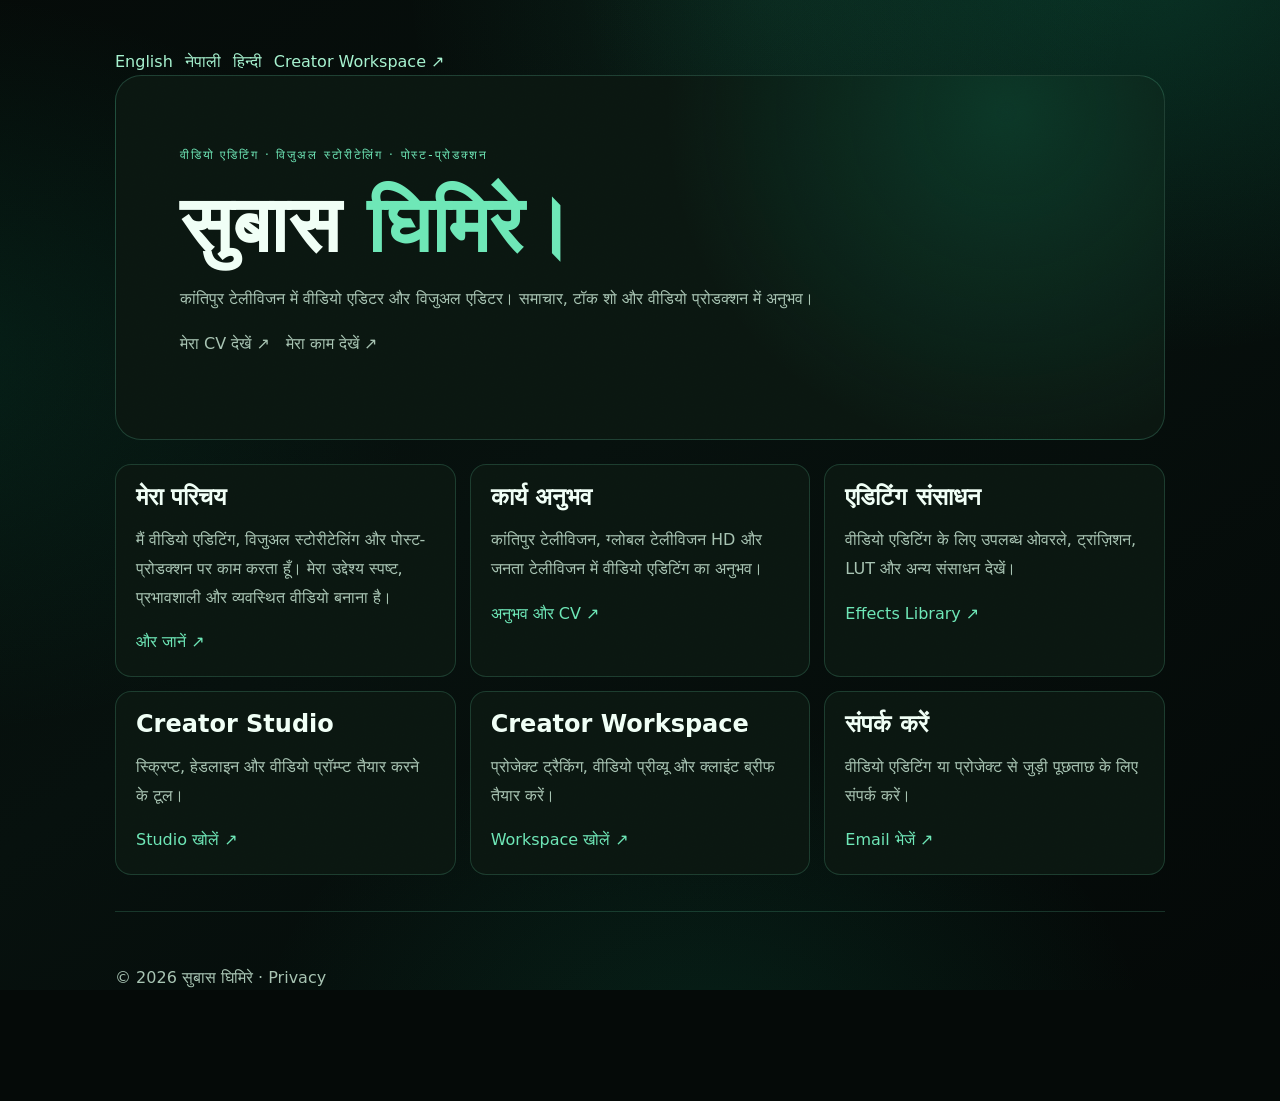
<file: hi.html>
<!doctype html>
<html lang="hi"><head>
<!-- Google Analytics 4 -->
<script async src="https://www.googletagmanager.com/gtag/js?id=G-4XTFQ4TZ87"></script>
<script>
  window.dataLayer = window.dataLayer || [];
  function gtag(){dataLayer.push(arguments);}
  gtag('js', new Date());
  gtag('config', 'G-4XTFQ4TZ87');
</script>
<meta charset="utf-8"><meta name="viewport" content="width=device-width,initial-scale=1,viewport-fit=cover"><meta name="theme-color" content="#07110e"><meta name="description" content="सुबास घिमिरे — वीडियो एडिटर और विजुअल एडिटर, कांतिपुर टेलीविजन।"><title>सुबास घिमिरे | वीडियो एडिटर</title>
<link rel="canonical" href="https://subas-ghimire.com.np/hi.html">
<link rel="alternate" hreflang="en" href="https://subas-ghimire.com.np/">
<link rel="alternate" hreflang="ne" href="https://subas-ghimire.com.np/subas-ghimire.html">
<link rel="alternate" hreflang="hi" href="https://subas-ghimire.com.np/hi.html">
<link rel="alternate" hreflang="x-default" href="https://subas-ghimire.com.np/"><link rel="manifest" href="site.webmanifest"><link rel="stylesheet" href="assets/site.css?v=5"><style>
.hi{width:min(100% - 30px,1050px);margin:auto;padding:48px 0 80px}.hi-hero{padding:clamp(28px,6vw,64px);border:1px solid rgba(110,231,183,.2);border-radius:26px;background:radial-gradient(circle at 85% 10%,#10b98133,transparent 36%),#0b1711}.hi h1{font-size:clamp(40px,8vw,78px);line-height:1.1;margin:16px 0}.hi p{color:var(--muted);line-height:1.8}.hi-grid{display:grid;grid-template-columns:repeat(3,1fr);gap:14px;margin-top:24px}.hi-card{padding:20px;border:1px solid rgba(110,231,183,.18);border-radius:16px;background:#0b1711}.hi-card a{color:#6ee7b7}.hi-nav{display:flex;gap:12px;flex-wrap:wrap}.hi-nav a{color:#a7f3d0}@media(max-width:650px){.hi-grid{grid-template-columns:1fr}.hi{padding-top:20px}}
</style></head><body><main class="hi">
<nav class="hi-nav" aria-label="Language"><a href="index.html">English</a><a href="subas-ghimire.html">नेपाली</a><a href="hi.html" aria-current="page">हिन्दी</a><a href="pro-workspace.html">Creator Workspace ↗</a></nav>
<section class="hi-hero"><span style="color:#6ee7b7;letter-spacing:.16em;font-size:12px">वीडियो एडिटिंग · विजुअल स्टोरीटेलिंग · पोस्ट-प्रोडक्शन</span><h1>सुबास <span style="color:#6ee7b7">घिमिरे।</span></h1><p>कांतिपुर टेलीविजन में वीडियो एडिटर और विजुअल एडिटर। समाचार, टॉक शो और वीडियो प्रोडक्शन में अनुभव।</p><p><a href="cv.html">मेरा CV देखें ↗</a>　<a href="work.html">मेरा काम देखें ↗</a></p></section>
<section class="hi-grid">
<article class="hi-card"><h2>मेरा परिचय</h2><p>मैं वीडियो एडिटिंग, विजुअल स्टोरीटेलिंग और पोस्ट-प्रोडक्शन पर काम करता हूँ। मेरा उद्देश्य स्पष्ट, प्रभावशाली और व्यवस्थित वीडियो बनाना है।</p><a href="about.html">और जानें ↗</a></article>
<article class="hi-card"><h2>कार्य अनुभव</h2><p>कांतिपुर टेलीविजन, ग्लोबल टेलीविजन HD और जनता टेलीविजन में वीडियो एडिटिंग का अनुभव।</p><a href="cv.html">अनुभव और CV ↗</a></article>
<article class="hi-card"><h2>एडिटिंग संसाधन</h2><p>वीडियो एडिटिंग के लिए उपलब्ध ओवरले, ट्रांज़िशन, LUT और अन्य संसाधन देखें।</p><a href="effects.html">Effects Library ↗</a></article>
<article class="hi-card"><h2>Creator Studio</h2><p>स्क्रिप्ट, हेडलाइन और वीडियो प्रॉम्प्ट तैयार करने के टूल।</p><a href="studio.html">Studio खोलें ↗</a></article>
<article class="hi-card"><h2>Creator Workspace</h2><p>प्रोजेक्ट ट्रैकिंग, वीडियो प्रीव्यू और क्लाइंट ब्रीफ तैयार करें।</p><a href="pro-workspace.html">Workspace खोलें ↗</a></article>
<article class="hi-card"><h2>संपर्क करें</h2><p>वीडियो एडिटिंग या प्रोजेक्ट से जुड़ी पूछताछ के लिए संपर्क करें।</p><a href="mailto:ghimiresubas347@gmail.com">Email भेजें ↗</a></article>
</section><footer style="margin-top:36px;color:var(--muted)">© <span id="yr"></span> सुबास घिमिरे · <a href="privacy.html">Privacy</a></footer></main><script>document.getElementById('yr').textContent=new Date().getFullYear();if('serviceWorker'in navigator&&location.protocol.startsWith('http'))navigator.serviceWorker.register('./service-worker.js').catch(()=>{});</script></body></html>
</file>
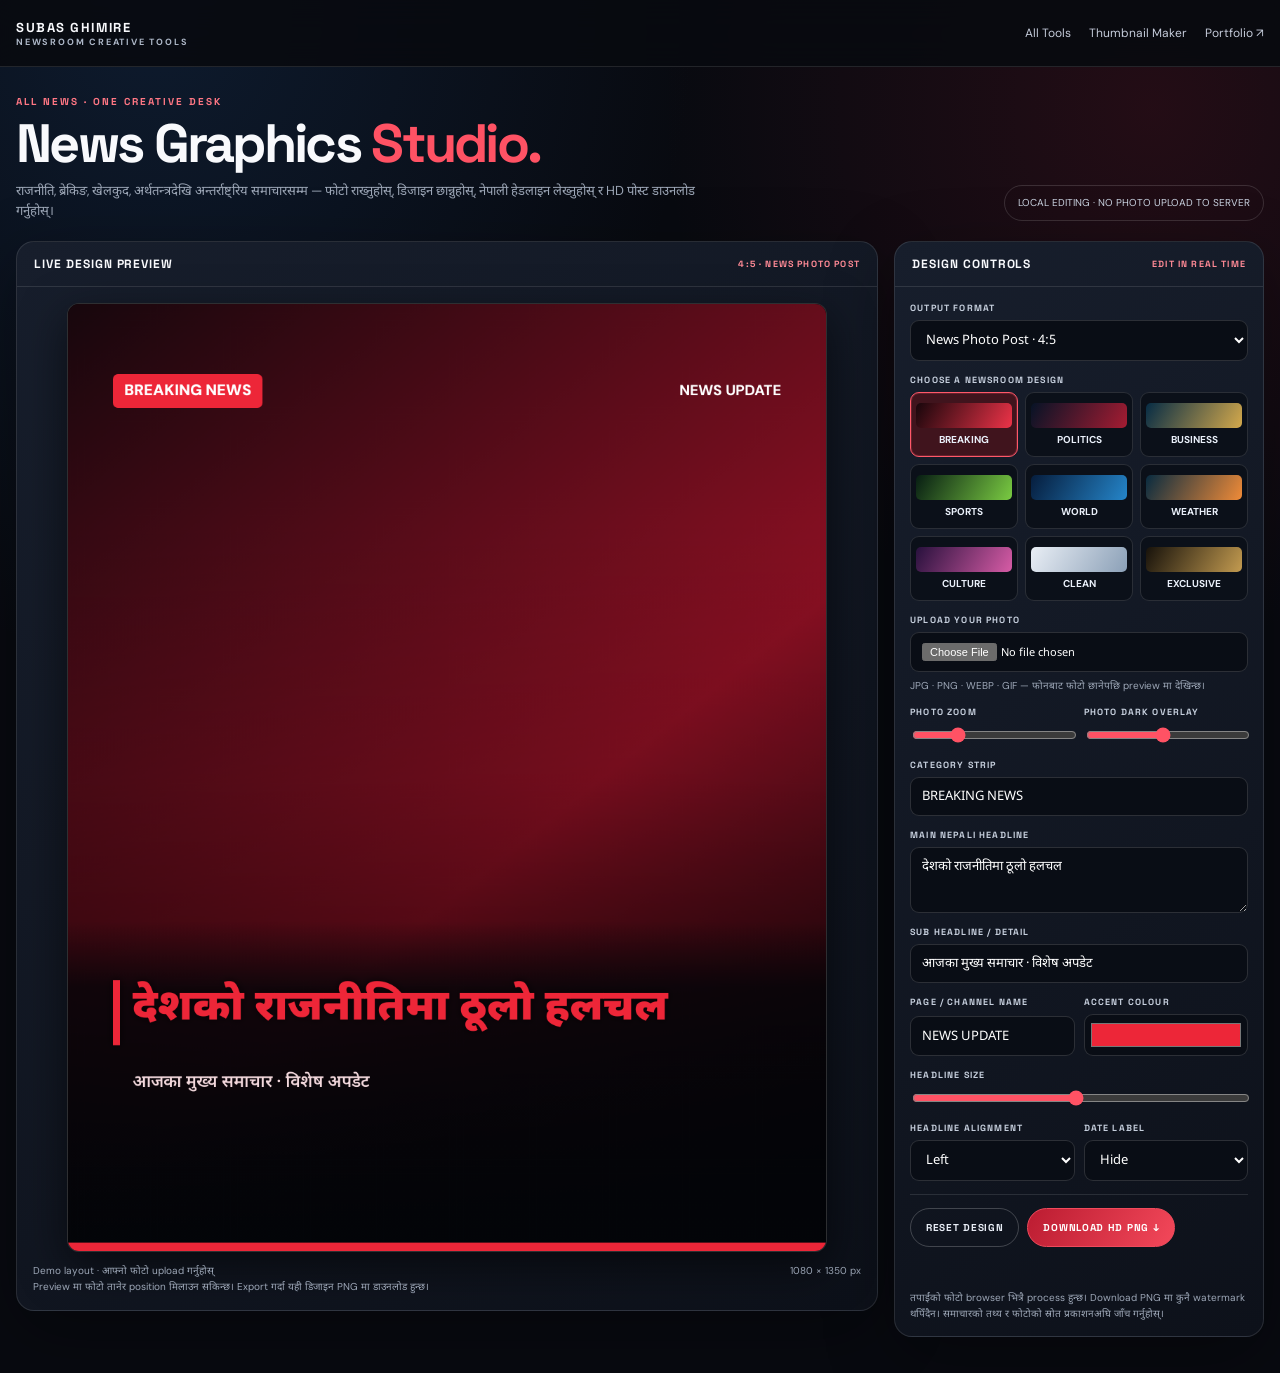
<file: news-graphics-studio.html>
<!doctype html>
<html lang="ne">
<head>
<meta charset="utf-8"><meta name="viewport" content="width=device-width,initial-scale=1">
<meta name="theme-color" content="#090b11">
<title>24/7 Breaking News Studio</title>
<meta name="description" content="Create professional Nepali news photo posts and thumbnails. Upload a photo, choose a newsroom template, edit Nepali headlines and export HD PNG." />
<link rel="preconnect" href="https://fonts.googleapis.com">
<link rel="preconnect" href="https://fonts.gstatic.com" crossorigin>
<link href="https://fonts.googleapis.com/css2?family=DM+Sans:wght@400;500;600;700;800&family=Noto+Sans+Devanagari:wght@400;500;600;700;800;900&family=Space+Grotesk:wght@500;600;700&display=swap" rel="stylesheet">
<style>
:root{color-scheme:dark;--bg:#080a10;--panel:#111622;--line:#ffffff1c;--muted:#9da7b7;--red:#ef3345;--gold:#e9b95e;--ink:#f8f9fc}
*{box-sizing:border-box}body{margin:0;background:radial-gradient(ellipse at 12% 0%,#16345b66,transparent 34%),radial-gradient(ellipse at 90% 8%,#8d172a35,transparent 30%),var(--bg);color:var(--ink);font:14px/1.55 'DM Sans','Noto Sans Devanagari',sans-serif}
a{color:inherit;text-decoration:none}.wrap{width:min(1440px,calc(100% - 32px));margin:auto}
header{position:sticky;top:0;z-index:10;background:#080a10e8;border-bottom:1px solid var(--line);backdrop-filter:blur(18px)}
nav{min-height:66px;display:flex;align-items:center;justify-content:space-between;gap:16px}.brand{font:800 13px 'Space Grotesk';letter-spacing:.12em}.brand small{display:block;color:#aeb8c8;font:700 9px 'DM Sans';letter-spacing:.2em}.navlinks{display:flex;gap:18px;color:#c5ccda;font-size:12px}
.hero{padding:28px 0 20px;display:flex;align-items:end;justify-content:space-between;gap:20px}.eyebrow{color:#ff7784;font:800 10px 'Space Grotesk';letter-spacing:.2em}.hero h1{font:700 clamp(32px,5vw,54px)/1.05 'Space Grotesk';letter-spacing:-.05em;margin:8px 0}.hero h1 span{color:#ff5264}.hero p{color:var(--muted);max-width:700px;margin:0;font-size:13px}.pill{border:1px solid #ffffff24;border-radius:999px;padding:9px 13px;color:#cbd4e2;font-size:10px;white-space:nowrap}
.workspace{display:grid;grid-template-columns:minmax(0,1fr) 370px;gap:16px;align-items:start;padding-bottom:36px}
.panel{background:linear-gradient(145deg,#171e2c,#0d111a);border:1px solid var(--line);border-radius:18px;overflow:hidden;box-shadow:0 20px 70px #0005;min-width:0}.panelhead{padding:14px 17px;border-bottom:1px solid var(--line);display:flex;justify-content:space-between;align-items:center;gap:10px}.panelhead strong{font:700 12px 'Space Grotesk';letter-spacing:.08em}.panelhead small{color:#ff8a96;font:800 9px 'Space Grotesk';letter-spacing:.13em}
.preview{padding:16px}.canvasbox{width:min(100%,760px);margin:auto;border-radius:12px;overflow:hidden;border:1px solid #ffffff2a;background:#050609;box-shadow:0 15px 45px #0008}.canvasbox canvas{display:block;width:100%;height:auto;touch-action:none;cursor:grab}.previewmeta{display:flex;justify-content:space-between;gap:12px;color:var(--muted);font-size:10px;margin-top:11px}
.controls{padding:15px;display:grid;gap:13px}.field{display:grid;gap:6px;min-width:0}.field label,.fieldtitle{font:800 9px 'Space Grotesk';letter-spacing:.13em;color:#c6cfdd;text-transform:uppercase}.field input,.field textarea,.field select{width:100%;min-width:0;border:1px solid #ffffff24;border-radius:9px;background:#090d15;color:#fff;padding:10px 11px;font:13px 'Noto Sans Devanagari','DM Sans',sans-serif}.field input[type=color]{height:42px;padding:4px}.field input[type=range]{padding:0;accent-color:#ff5264}.field textarea{min-height:66px;resize:vertical}.field input[type=file]{font-size:11px}.grid2{display:grid;grid-template-columns:1fr 1fr;gap:9px}.templates{display:grid;grid-template-columns:repeat(3,1fr);gap:7px}.tpl{border:1px solid #ffffff20;border-radius:9px;background:#0b1019;color:#eaf0fa;padding:7px 5px;font:700 10px 'DM Sans';cursor:pointer;min-height:65px}.tpl[aria-pressed=true]{border-color:#ff5869;background:#40141d;box-shadow:inset 0 0 0 1px #ff586933}.swatch{display:block;height:25px;border-radius:5px;margin-bottom:5px;background:linear-gradient(120deg,#17060b,#ed3348)}.tpl[data-t="politics"] .swatch{background:linear-gradient(120deg,#061326,#a51c32)}.tpl[data-t="business"] .swatch{background:linear-gradient(120deg,#062c45,#d4a94c)}.tpl[data-t="sports"] .swatch{background:linear-gradient(120deg,#071d13,#7acb42)}.tpl[data-t="world"] .swatch{background:linear-gradient(120deg,#061d3d,#2585c9)}.tpl[data-t="weather"] .swatch{background:linear-gradient(120deg,#082b40,#f08b38)}.tpl[data-t="culture"] .swatch{background:linear-gradient(120deg,#28113d,#d75ca6)}.tpl[data-t="clean"] .swatch{background:linear-gradient(120deg,#e9eef5,#8ba0b7)}.tpl[data-t="exclusive"] .swatch{background:linear-gradient(120deg,#17120b,#c39b50)}
.btnrow{display:flex;gap:8px;flex-wrap:wrap}.btn{border:1px solid #f04a5c;border-radius:999px;background:linear-gradient(120deg,#bb1c31,#f3485a);color:#fff;padding:12px 15px;font:800 10px 'Space Grotesk';letter-spacing:.07em;cursor:pointer}.btn.secondary{background:transparent;border-color:#ffffff35;color:#e9eef7}.btn:active{transform:translateY(1px)}.status{min-height:17px;color:#ff9ca7;font-size:10px}.livebar{display:flex;align-items:center;justify-content:space-between;gap:12px;padding:11px 15px;margin:0 0 15px;border:1px solid #ff344b55;border-radius:13px;background:linear-gradient(100deg,#3b0b16,#141722 65%,#101722);box-shadow:0 10px 35px #0005}.liveleft{display:flex;align-items:center;gap:10px;font:900 11px 'Space Grotesk';letter-spacing:.12em}.live-dot{width:9px;height:9px;border-radius:50%;background:#ff334c;box-shadow:0 0 0 5px #ff334c22;animation:pulse 1.4s infinite}.liveclock{font:700 18px 'Space Grotesk';font-variant-numeric:tabular-nums}.livehint{color:#ff9ba5;font-size:9px;letter-spacing:.12em}@keyframes pulse{50%{box-shadow:0 0 0 9px #ff334c08;opacity:.65}}.masthead-tools{display:flex;gap:8px;align-items:center;flex-wrap:wrap}.mini-btn{border:1px solid #ffffff35;background:#ffffff0c;color:#fff;border-radius:8px;padding:7px 10px;font:700 9px 'Space Grotesk';cursor:pointer}.hint{color:var(--muted);font-size:10px;margin:0}.divider{height:1px;background:var(--line)}
@media(max-width:920px){.workspace{grid-template-columns:1fr}.editor{order:1}.hero{align-items:start;flex-direction:column}.pill{white-space:normal}.preview{padding:12px}}
@media(max-width:560px){.wrap{width:calc(100% - 20px)}nav{align-items:flex-start;flex-direction:column;padding:12px 0}.navlinks{gap:12px;flex-wrap:wrap}.hero{padding:22px 0 15px}.workspace{gap:12px}.panelhead{padding:12px}.controls{padding:11px}.preview{padding:9px}.grid2{gap:7px}.tpl{font-size:9px}.btnrow .btn{width:100%}.previewmeta{font-size:9px;flex-wrap:wrap}}
</style>
</head>
<body>
<header><nav class="wrap"><a class="brand" href="creative-workspace.html">SUBAS GHIMIRE<small>NEWSROOM CREATIVE TOOLS</small></a><div class="navlinks"><a href="creative-workspace.html">All Tools</a><a href="news-thumbnail-maker.html">Thumbnail Maker</a><a href="index.html">Portfolio ↗</a></div></nav></header>
<main class="wrap">
<section class="hero"><div><div class="eyebrow">ALL NEWS · ONE CREATIVE DESK</div><h1>News Graphics <span>Studio.</span></h1><p>राजनीति, ब्रेकिङ, खेलकुद, अर्थतन्त्रदेखि अन्तर्राष्ट्रिय समाचारसम्म — फोटो राख्नुहोस्, डिजाइन छान्नुहोस्, नेपाली हेडलाइन लेख्नुहोस् र HD पोस्ट डाउनलोड गर्नुहोस्।</p></div><div class="pill">LOCAL EDITING · NO PHOTO UPLOAD TO SERVER</div></section>
<section class="workspace">
<div class="panel"><div class="panelhead"><strong>LIVE DESIGN PREVIEW</strong><small id="formatLabel">4:5 · 1080 × 1350</small></div><div class="preview"><div class="canvasbox"><canvas id="art" width="1080" height="1350"></canvas></div><div class="previewmeta"><span id="photoState">Demo layout · आफ्नो फोटो upload गर्नुहोस्</span><span id="sizeLabel">1080 × 1350 px</span></div><p class="hint">Preview मा फोटो तानेर position मिलाउन सकिन्छ। Export गर्दा यही डिजाइन PNG मा डाउनलोड हुन्छ।</p></div></div>
<aside class="panel editor"><div class="panelhead"><strong>DESIGN CONTROLS</strong><small>EDIT IN REAL TIME</small></div><div class="controls">
<div class="field"><label for="format">Output format</label><select id="format"><option value="portrait">News Photo Post · 4:5</option><option value="square">Facebook / Instagram · 1:1</option><option value="wide">YouTube Thumbnail · 16:9</option><option value="story">Story / Reel Cover · 9:16</option></select></div>
<div class="field"><span class="fieldtitle">Choose a newsroom design</span><div class="templates">
<button class="tpl" data-t="breaking" aria-pressed="true"><i class="swatch"></i>BREAKING</button><button class="tpl" data-t="politics" aria-pressed="false"><i class="swatch"></i>POLITICS</button><button class="tpl" data-t="business" aria-pressed="false"><i class="swatch"></i>BUSINESS</button>
<button class="tpl" data-t="sports" aria-pressed="false"><i class="swatch"></i>SPORTS</button><button class="tpl" data-t="world" aria-pressed="false"><i class="swatch"></i>WORLD</button><button class="tpl" data-t="weather" aria-pressed="false"><i class="swatch"></i>WEATHER</button>
<button class="tpl" data-t="culture" aria-pressed="false"><i class="swatch"></i>CULTURE</button><button class="tpl" data-t="clean" aria-pressed="false"><i class="swatch"></i>CLEAN</button><button class="tpl" data-t="exclusive" aria-pressed="false"><i class="swatch"></i>EXCLUSIVE</button>
</div></div>
<div class="field"><label for="photo">Upload your photo</label><input id="photo" type="file" accept="image/png,image/jpeg,image/webp,image/gif"><p class="hint">JPG · PNG · WEBP · GIF — फोनबाट फोटो छानेपछि preview मा देखिन्छ।</p></div>
<div class="grid2"><div class="field"><label for="zoom">Photo zoom</label><input id="zoom" type="range" min="50" max="250" value="100"></div><div class="field"><label for="shade">Photo dark overlay</label><input id="shade" type="range" min="0" max="90" value="42"></div></div>
<div class="field"><label for="category">Category strip</label><input id="category" maxlength="32" value="BREAKING NEWS"></div>
<div class="field"><label for="headline">Main Nepali headline</label><textarea id="headline" maxlength="150">देशको राजनीतिमा ठूलो हलचल</textarea></div>
<div class="field"><label for="subline">Sub headline / detail</label><input id="subline" maxlength="100" value="आजका मुख्य समाचार · विशेष अपडेट"></div>
<div class="grid2"><div class="field"><label for="brand">Page / Channel Name</label><input id="brand" maxlength="28" value="NEWS UPDATE" placeholder="आफ्नो पेजको नाम लेख्नुहोस्"></div><div class="field"><label for="accent">Accent colour</label><input id="accent" type="color" value="#ed2638"></div></div>
<div class="field"><label for="fontSize">Headline size</label><input id="fontSize" type="range" min="38" max="100" value="68"></div>
<div class="grid2"><div class="field"><label for="alignment">Headline alignment</label><select id="alignment"><option value="left">Left</option><option value="center">Center</option></select></div><div class="field"><label for="showDate">Date label</label><select id="showDate"><option value="no">Hide</option><option value="yes">Show today's date</option></select></div></div>
<div class="divider"></div>
<div class="btnrow"><button class="btn secondary" id="reset">RESET DESIGN</button><button class="btn" id="download">DOWNLOAD HD PNG ↓</button></div>
<div class="status" id="status" role="status" aria-live="polite"></div>
<p class="hint">तपाईंको फोटो browser भित्रै process हुन्छ। Download PNG मा कुनै watermark थपिँदैन। समाचारको तथ्य र फोटोको स्रोत प्रकाशनअघि जाँच गर्नुहोस्।</p>
</div></aside>
</section>
</main>
<script>
(()=>{'use strict';
const $=id=>document.getElementById(id),canvas=$('art'),ctx=canvas.getContext('2d');
const sizes={portrait:[1080,1350],square:[1080,1080],wide:[1280,720],story:[1080,1920]};
const palettes={
breaking:['#17070d','#8c1023','#ed2638'],politics:['#061326','#162e50','#e43a4b'],business:['#061c2b','#174b62','#d6aa4f'],sports:['#06170f','#174a2c','#8bd44c'],world:['#06152c','#174c7d','#45a6e8'],weather:['#082437','#1c5a72','#f18a39'],culture:['#21102f','#61234f','#dc6ab0'],clean:['#101820','#35495d','#e9eef5'],exclusive:['#100e0a','#4a351c','#d7b56e']
};
let mode='breaking',photo=null,offsetX=0,offsetY=0,drag=null;
function dims(){return sizes[$('format').value]||sizes.portrait}
function setStatus(s){$('status').textContent=s}
function roundRect(x,y,w,h,r){ctx.beginPath();ctx.roundRect(x,y,w,h,r)}
function fitLines(text,max,font){ctx.font=font;let out=[],line='';String(text||'').split(/\s+/).forEach(word=>{let next=line?line+' '+word:word;if(line&&ctx.measureText(next).width>max){out.push(line);line=word}else line=next});if(line)out.push(line);return out}
function draw(){
 const [W,H]=dims();canvas.width=W;canvas.height=H;$('formatLabel').textContent=({portrait:'4:5 · NEWS PHOTO POST',square:'1:1 · SOCIAL POST',wide:'16:9 · YOUTUBE THUMBNAIL',story:'9:16 · STORY COVER'})[$('format').value];$('sizeLabel').textContent=W+' × '+H+' px';
 const pal=palettes[mode],accent=$('accent').value||pal[2],bg=ctx.createLinearGradient(0,0,W,H);bg.addColorStop(0,pal[0]);bg.addColorStop(.58,pal[1]);bg.addColorStop(1,pal[0]);ctx.fillStyle=bg;ctx.fillRect(0,0,W,H);
 if(photo){let scale=Math.max(W/photo.width,H/photo.height)*Number($('zoom').value)/100,pw=photo.width*scale,ph=photo.height*scale;ctx.save();ctx.beginPath();ctx.rect(0,0,W,H);ctx.clip();ctx.drawImage(photo,(W-pw)/2+offsetX,(H-ph)/2+offsetY,pw,ph);ctx.restore()}
 const alpha=Number($('shade').value)/100,fade=ctx.createLinearGradient(0,H*.23,0,H);fade.addColorStop(0,'rgba(0,0,0,0)');fade.addColorStop(.35,'rgba(0,0,0,'+(alpha*.4)+')');fade.addColorStop(1,'rgba(0,0,0,'+Math.min(.98,alpha+.48)+')');ctx.fillStyle=fade;ctx.fillRect(0,0,W,H);
 const wide=W>H,story=H>W,margin=wide?54:64,top=story?100:70,baseY=story?H-370:wide?H-220:H-310;
 // Elegant top masthead and category ribbon
 /* top black overlay removed */
 const categoryText=$('category').value.toUpperCase().slice(0,30);const categoryFont=wide?19:22;ctx.font='900 '+categoryFont+'px "DM Sans",sans-serif';const categoryWidth=Math.ceil(ctx.measureText(categoryText).width)+32;ctx.fillStyle=accent;roundRect(margin,top,categoryWidth,wide?42:48,7);ctx.fill();
 ctx.fillStyle='#fff';ctx.font='900 '+categoryFont+'px "DM Sans",sans-serif';ctx.textBaseline='middle';ctx.fillText(categoryText,margin+16,top+(wide?21:24));
 ctx.textAlign='right';ctx.font='800 '+(wide?18:21)+'px "DM Sans",sans-serif';ctx.fillStyle='#fff';ctx.fillText($('brand').value.toUpperCase().slice(0,26),W-margin,top+24);ctx.textAlign='left';
 // LIVE 24/7 bug on artwork
 // Bottom newsroom panel
 const panelTop=baseY-(story?100:0),panel=ctx.createLinearGradient(0,panelTop,0,H);panel.addColorStop(0,'rgba(3,5,9,0)');panel.addColorStop(.2,'rgba(3,5,9,.76)');panel.addColorStop(1,'rgba(3,5,9,.97)');ctx.fillStyle=panel;ctx.fillRect(0,panelTop,W,H-panelTop);
 
 const headline=$('headline').value.trim()||'मुख्य समाचार';let fs=Number($('fontSize').value)*(wide?.72:story?.9:1),maxW=W-margin*2-34,lines=[];
 while(fs>30){lines=fitLines(headline,maxW,'900 '+fs+'px "Noto Sans Devanagari",sans-serif');if(lines.length<=(wide?3:story?5:4))break;fs-=2}
 ctx.font='900 '+fs+'px "Noto Sans Devanagari",sans-serif';ctx.fillStyle='#fff';ctx.shadowColor='rgba(0,0,0,.65)';ctx.shadowBlur=12;ctx.textBaseline='alphabetic';ctx.textAlign=$('alignment').value==='center'?'center':'left';
 const tx=$('alignment').value==='center'?W/2:margin+28,lineH=fs*1.28;let y=baseY+(story?40:wide?42:48);
 const headlineLineCount=Math.min(lines.length,story?5:wide?3:4);const redLineTop=baseY-16;const redLineHeight=Math.max(54,(headlineLineCount-1)*lineH+fs*1.12+24);ctx.fillStyle=accent;ctx.fillRect(margin,redLineTop,wide?8:10,redLineHeight);
 lines.slice(0,story?5:wide?3:4).forEach((line,i)=>ctx.fillText(line,tx,y+i*lineH,maxW));ctx.shadowBlur=0;
 const subY=y+Math.min(lines.length,story?5:wide?3:4)*lineH+18;ctx.textAlign='left';ctx.font='600 '+(wide?19:24)+'px "Noto Sans Devanagari",sans-serif';ctx.fillStyle='#f2d8dc';ctx.fillText($('subline').value.slice(0,80),margin+28,Math.min(H-70,subY),maxW);
 // Bottom footer ribbon
 ctx.fillStyle=accent;ctx.fillRect(0,H-12,W,12);
 if($('showDate').value==='yes'){ctx.fillStyle='#fff';ctx.font='600 16px "DM Sans",sans-serif';ctx.textAlign='right';ctx.fillText(new Intl.DateTimeFormat('en-GB',{day:'2-digit',month:'short',year:'numeric'}).format(new Date()),W-margin,H-30);ctx.textAlign='left'}
 ctx.textBaseline='alphabetic';$('photoState').textContent=photo?'Photo ready · drag photo in preview to reposition':'Demo layout · आफ्नो फोटो upload गर्नुहोस्';
}
$('photo').addEventListener('change',async e=>{const f=e.target.files&&e.target.files[0];if(!f)return;setStatus('फोटो लोड हुँदैछ...');if(!/^image\/(png|jpeg|webp|gif|bmp)$/i.test(f.type)){setStatus('JPG, PNG वा WEBP फोटो छान्नुहोस्।');e.target.value='';return}try{let im;if('createImageBitmap' in window){try{im=await createImageBitmap(f)}catch(err){im=null}}if(!im){const data=await new Promise((resolve,reject)=>{const reader=new FileReader();reader.onload=()=>resolve(reader.result);reader.onerror=()=>reject(new Error('File read failed'));reader.readAsDataURL(f)});im=await new Promise((resolve,reject)=>{const pic=new Image();pic.onload=()=>resolve(pic);pic.onerror=()=>reject(new Error('Image decode failed'));pic.src=data})}if(!im.width||!im.height)throw new Error('Invalid image dimensions');photo=im;offsetX=offsetY=0;draw();setStatus('फोटो सफलतापूर्वक थपियो। Preview मा तानेर position मिलाउनुहोस्।')}catch(err){console.error('Photo upload error:',err);photo=null;draw();setStatus('फोटो लोड भएन। JPG वा PNG मा save गरेर फेरि upload गर्नुहोस्।')}});
document.querySelectorAll('.tpl').forEach(b=>b.addEventListener('click',()=>{mode=b.dataset.t;document.querySelectorAll('.tpl').forEach(x=>x.setAttribute('aria-pressed',String(x===b)));$('accent').value=palettes[mode][2];$('category').value=({breaking:'BREAKING NEWS',politics:'POLITICS UPDATE',business:'BUSINESS NEWS',sports:'SPORTS UPDATE',world:'WORLD NEWS',weather:'WEATHER ALERT',culture:'ENTERTAINMENT',clean:'NEWS UPDATE',exclusive:'SPECIAL REPORT'})[mode];draw()}));
['format','zoom','shade','category','headline','subline','brand','accent','fontSize','alignment','showDate'].forEach(id=>$(id).addEventListener('input',draw));
canvas.addEventListener('pointerdown',e=>{if(!photo)return;canvas.style.cursor='grabbing';drag={x:e.clientX,y:e.clientY,ox:offsetX,oy:offsetY};canvas.setPointerCapture(e.pointerId)});
canvas.addEventListener('pointermove',e=>{if(!drag)return;const r=canvas.getBoundingClientRect(),scale=canvas.width/r.width;offsetX=drag.ox+(e.clientX-drag.x)*scale;offsetY=drag.oy+(e.clientY-drag.y)*scale;draw()});
canvas.addEventListener('pointerup',()=>{drag=null;canvas.style.cursor='grab'});canvas.addEventListener('pointercancel',()=>{drag=null;canvas.style.cursor='grab'});
$('reset').onclick=()=>{photo=null;offsetX=offsetY=0;mode='breaking';$('photo').value='';$('format').value='portrait';$('zoom').value=100;$('shade').value=42;$('category').value='BREAKING NEWS';$('headline').value='देशको राजनीतिमा ठूलो हलचल';$('subline').value='आजका मुख्य समाचार · विशेष अपडेट';$('brand').value='NEWS UPDATE';$('accent').value='#ed2638';$('fontSize').value=68;$('alignment').value='left';$('showDate').value='no';document.querySelectorAll('.tpl').forEach(b=>b.setAttribute('aria-pressed',String(b.dataset.t==='breaking')));draw();setStatus('डिजाइन reset भयो।')};
$('download').onclick=()=>{try{draw();canvas.toBlob(blob=>{if(!blob){setStatus('PNG export असफल भयो।');return}const url=URL.createObjectURL(blob),a=document.createElement('a');a.href=url;a.download='news-graphic-'+$('format').value+'.png';a.click();setTimeout(()=>URL.revokeObjectURL(url),1500);setStatus('HD PNG डाउनलोड सुरु भयो।')},'image/png')}catch(e){setStatus('Export असफल भयो। Browser फेरि खोल्नुहोस्।')}};
if(document.fonts&&document.fonts.ready)document.fonts.ready.then(draw).catch(()=>{});draw();
})();
</script>
</body></html>
</file>
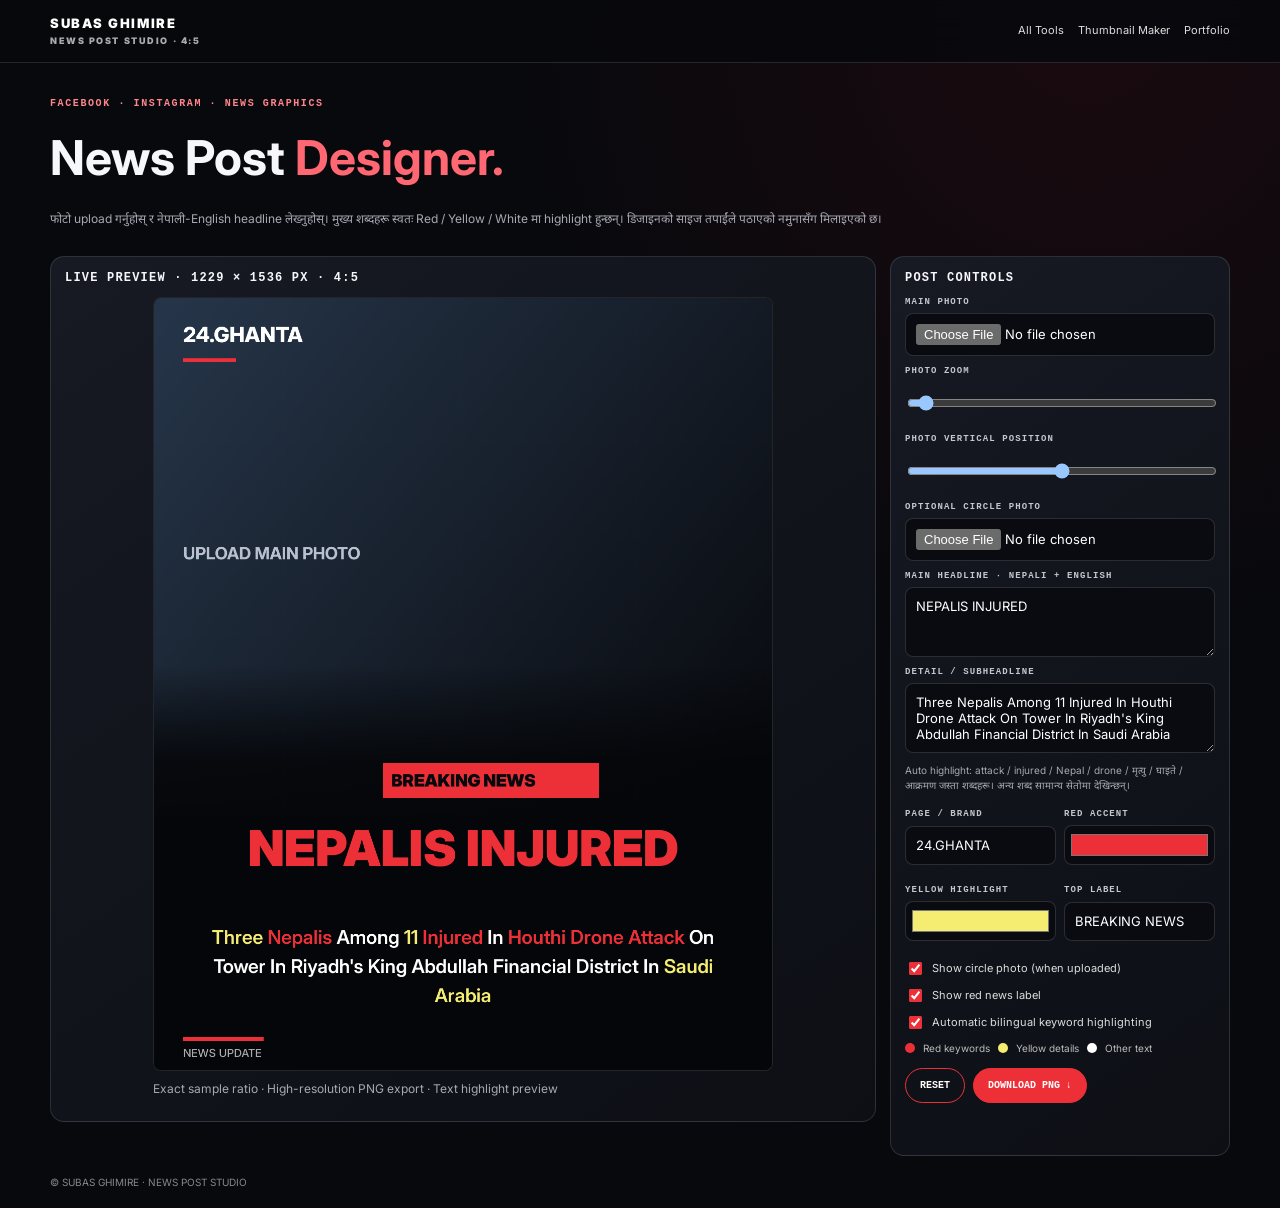
<file: news-post-studio.html>
<!doctype html>
<html lang="ne">
<head>
<meta charset="utf-8">
<meta name="viewport" content="width=device-width,initial-scale=1">
<meta name="theme-color" content="#08090d">
<meta name="description" content="Create 4:5 Nepali-English news photo posts with automatic text highlighting and PNG export.">
<title>News Post Studio | Subas Ghimire</title>
<link rel="preconnect" href="https://fonts.googleapis.com">
<link rel="preconnect" href="https://fonts.gstatic.com" crossorigin>
<link href="https://fonts.googleapis.com/css2?family=Noto+Sans+Devanagari:wght@400;500;600;700;800;900&family=Inter:wght@400;600;700;800;900&display=swap" rel="stylesheet">
<style>
:root{color-scheme:dark;--bg:#08090d;--panel:#12141c;--line:#ffffff20;--ink:#f7f7fb;--muted:#a6a8b3;--red:#ed3038;--yellow:#f4ed72}*{box-sizing:border-box}body{margin:0;background:radial-gradient(ellipse at 85% 0%,#8b111d24,transparent 38%),var(--bg);color:var(--ink);font:15px/1.6 Inter,"Noto Sans Devanagari",Arial,sans-serif}.wrap{width:min(1180px,calc(100% - 24px));margin:auto}header{position:sticky;top:0;z-index:5;background:#08090de8;border-bottom:1px solid var(--line);backdrop-filter:blur(14px)}nav{min-height:62px;display:flex;justify-content:space-between;align-items:center;gap:12px}.brand{font-weight:900;letter-spacing:.12em;color:#fff;text-decoration:none;font-size:13px}.brand small{display:block;font-size:9px;color:#aaa}.navlinks{display:flex;gap:14px;flex-wrap:wrap}.navlinks a{font-size:11px;color:#ddd;text-decoration:none}.head{padding:26px 0 16px}.eyebrow{font:700 10px ui-monospace,monospace;color:#ff858d;letter-spacing:.16em}.head h1{font-size:clamp(30px,5vw,48px);margin:7px 0}.head p,.muted,.hint{color:var(--muted);font-size:12px}.layout{display:grid;grid-template-columns:minmax(0,1fr) 340px;gap:14px;align-items:start}.panel{border:1px solid var(--line);border-radius:14px;background:linear-gradient(145deg,#171923,#0d0f15);padding:14px;min-width:0}.panel h2{font:700 12px ui-monospace,monospace;letter-spacing:.1em;margin:0 0 12px}.stage{border:1px solid var(--line);border-radius:8px;overflow:hidden;background:#050609;max-width:620px;margin:auto}.stage canvas{display:block;width:100%;height:auto}.field{display:grid;gap:6px;margin:10px 0}.field label{font:700 9px ui-monospace,monospace;letter-spacing:.12em;color:#c5c6d0}.field input,.field textarea,.field select{width:100%;min-width:0;border:1px solid #ffffff24;border-radius:8px;background:#090b11;color:#fff;padding:10px;font:13px Inter,"Noto Sans Devanagari",Arial,sans-serif}.field input[type=color]{height:40px;padding:4px}.field textarea{min-height:70px;resize:vertical}.two{display:grid;grid-template-columns:1fr 1fr;gap:8px}.btn{border:1px solid var(--red);border-radius:999px;padding:11px 14px;background:var(--red);color:#fff;font:700 10px ui-monospace,monospace;cursor:pointer}.btn.secondary{background:transparent}.row{display:flex;gap:8px;flex-wrap:wrap;margin-top:12px}.status{min-height:18px;color:#ff9ca5;font-size:10px}.hint{max-width:620px;margin:8px auto}.toggle{display:flex;gap:7px;align-items:center;font-size:11px;color:#ddd;margin:8px 0}.toggle input{accent-color:var(--red)}footer{padding:18px 0;color:#888;font-size:10px}.tip{font-size:10px;color:#a6a8b3;line-height:1.5;margin:6px 0}.swatches{display:flex;gap:8px;align-items:center;font-size:10px;color:#bbb}.swatches i{width:10px;height:10px;border-radius:50%;display:inline-block}.swatches .r{background:var(--red)}.swatches .y{background:var(--yellow)}.swatches .w{background:white}@media(max-width:850px){.layout{grid-template-columns:1fr}.panel.preview{order:0}.panel.controls{order:1}}@media(max-width:560px){nav{align-items:flex-start;flex-direction:column;padding:10px 0}.navlinks{gap:9px}.wrap{width:calc(100% - 18px)}.panel{padding:10px}.two{gap:6px}}
</style>
</head>
<body>
<header><nav class="wrap"><a class="brand" href="creative-workspace.html">SUBAS GHIMIRE<small>NEWS POST STUDIO · 4:5</small></a><div class="navlinks"><a href="creative-workspace.html">All Tools</a><a href="news-thumbnail-maker.html">Thumbnail Maker</a><a href="index.html">Portfolio</a></div></nav></header>
<main class="wrap">
<section class="head"><span class="eyebrow">FACEBOOK · INSTAGRAM · NEWS GRAPHICS</span><h1>News Post <span style="color:#ff6873">Designer.</span></h1><p>फोटो upload गर्नुहोस् र नेपाली-English headline लेख्नुहोस्। मुख्य शब्दहरू स्वतः Red / Yellow / White मा highlight हुन्छन्। डिजाइनको साइज तपाईंले पठाएको नमुनासँग मिलाइएको छ।</p></section>
<section class="layout">
<div class="panel preview"><h2>LIVE PREVIEW · 1229 × 1536 PX · 4:5</h2><div class="stage"><canvas id="canvas" width="1229" height="1536"></canvas></div><p class="hint">Exact sample ratio · High-resolution PNG export · Text highlight preview</p></div>
<aside class="panel controls"><h2>POST CONTROLS</h2>
<div class="field"><label for="photo">MAIN PHOTO</label><input id="photo" type="file" accept="image/*"></div>
<div class="field"><label for="zoom">PHOTO ZOOM</label><input id="zoom" type="range" min="1" max="2.5" step=".01" value="1"></div>
<div class="field"><label for="shift">PHOTO VERTICAL POSITION</label><input id="shift" type="range" min="-500" max="500" value="0"></div>
<div class="field"><label for="inset">OPTIONAL CIRCLE PHOTO</label><input id="inset" type="file" accept="image/*"></div>
<div class="field"><label for="headline">MAIN HEADLINE · NEPALI + ENGLISH</label><textarea id="headline" maxlength="150">NEPALIS INJURED</textarea></div>
<div class="field"><label for="subline">DETAIL / SUBHEADLINE</label><textarea id="subline" maxlength="260">Three Nepalis Among 11 Injured In Houthi Drone Attack On Tower In Riyadh's King Abdullah Financial District In Saudi Arabia</textarea></div>
<p class="tip">Auto highlight: attack / injured / Nepal / drone / मृत्यु / घाइते / आक्रमण जस्ता शब्दहरू। अन्य शब्द सामान्य सेतोमा देखिन्छन्।</p>
<div class="two"><div class="field"><label for="page">PAGE / BRAND</label><input id="page" maxlength="28" value="24.GHANTA"></div><div class="field"><label for="accent">RED ACCENT</label><input id="accent" type="color" value="#ed3038"></div></div>
<div class="two"><div class="field"><label for="yellow">YELLOW HIGHLIGHT</label><input id="yellow" type="color" value="#f4ed72"></div><div class="field"><label for="label">TOP LABEL</label><input id="label" maxlength="24" value="BREAKING NEWS"></div></div>
<label class="toggle"><input id="showInset" type="checkbox" checked> Show circle photo (when uploaded)</label>
<label class="toggle"><input id="showLabel" type="checkbox" checked> Show red news label</label>
<label class="toggle"><input id="autoHighlight" type="checkbox" checked> Automatic bilingual keyword highlighting</label>
<div class="swatches"><i class="r"></i> Red keywords <i class="y"></i> Yellow details <i class="w"></i> Other text</div>
<div class="row"><button class="btn secondary" id="reset" type="button">RESET</button><button class="btn" id="download" type="button">DOWNLOAD PNG ↓</button></div><p class="status" id="status" role="status"></p>
</aside>
</section></main><footer class="wrap">© SUBAS GHIMIRE · NEWS POST STUDIO</footer>
<script>
(()=>{'use strict';
const $=id=>document.getElementById(id),c=$('canvas'),ctx=c.getContext('2d');let img=null,inset=null;
const redWords=/^(nepalis?|nepal|injured|attack|attacked|drone|houthi|killed|dead|death|breaking|crisis|war|explosion|fire|arrested|प्रधानमन्त्री|मृत्यु|मृत|घाइते|आक्रमण|हमला|विस्फोट|हत्या|गिरफ्तार|नेपाल|नेपाली|दुर्घटना|आगो)$/iu;
const yellowWords=/^(11|three|three|four|five|six|seven|eight|nine|ten|today|tomorrow|riyadh|saudi|arabia|india|china|kathmandu|रुपैयाँ|करोड|लाख|अर्ब|आज|भोलि|११|तीन|चार|पाँच|छ|सात|आठ|नौ|दश|साउदी|भारत|चीन|काठमाडौं)$/iu;
const clean=s=>s.replace(/^[^\p{L}\p{N}]+|[^\p{L}\p{N}]+$/gu,'');
function colorFor(word,enabled){if(!enabled)return '#fff';const t=clean(word);if(redWords.test(t))return $('accent').value;if(yellowWords.test(t))return $('yellow').value;return '#fff'}
function cover(image,x,y,w,h,zoom=1,shift=0){const z=Math.max(w/image.width,h/image.height)*zoom,pw=image.width*z,ph=image.height*z;ctx.save();ctx.beginPath();ctx.rect(x,y,w,h);ctx.clip();ctx.drawImage(image,x+(w-pw)/2,y+(h-ph)/2+shift,pw,ph);ctx.restore()}
function drawTokenLines(text,x,y,maxWidth,font,lineHeight,enabled,maxLines,align='left'){ctx.font=font;const words=text.trim().split(/\s+/).filter(Boolean);let lines=[],line=[],width=0;for(const word of words){const m=ctx.measureText((line.length?' ':'')+word).width;if(width+m>maxWidth&&line.length){lines.push(line);line=[word];width=ctx.measureText(word).width}else{line.push(word);width+=m}}if(line.length)lines.push(line);lines=lines.slice(0,maxLines);lines.forEach((wordsInLine,i)=>{let xx=x;const total=wordsInLine.reduce((s,w,j)=>s+ctx.measureText(w).width+(j?ctx.measureText(' ').width:0),0);if(align==='center')xx=x-total/2;wordsInLine.forEach((word,j)=>{ctx.fillStyle=colorFor(word,enabled);ctx.fillText(word,xx,y+i*lineHeight);xx+=ctx.measureText(word).width+ctx.measureText(' ').width})});return lines.length}
function draw(){const w=c.width,h=c.height;ctx.clearRect(0,0,w,h);ctx.fillStyle='#050609';ctx.fillRect(0,0,w,h);
if(img)cover(img,0,0,w,1030,+$('zoom').value,+$('shift').value);else{const g=ctx.createLinearGradient(0,0,w,1000);g.addColorStop(0,'#26364a');g.addColorStop(1,'#08090d');ctx.fillStyle=g;ctx.fillRect(0,0,w,1030);ctx.fillStyle='#b9c1ce';ctx.font='700 34px Inter';ctx.fillText('UPLOAD MAIN PHOTO',58,520)}
const grad=ctx.createLinearGradient(0,730,0,1110);grad.addColorStop(0,'#05060900');grad.addColorStop(.5,'#050609df');grad.addColorStop(1,'#050609');ctx.fillStyle=grad;ctx.fillRect(0,730,w,806);
ctx.fillStyle='#fff';ctx.font='800 42px Inter,"Noto Sans Devanagari",Arial';ctx.fillText($('page').value.toUpperCase(),58,88);
ctx.fillStyle=$('accent').value;ctx.fillRect(58,120,105,7);
if($('showInset').checked&&inset){ctx.save();ctx.beginPath();ctx.arc(205,840,166,0,Math.PI*2);ctx.clip();cover(inset,39,674,332,332,1,0);ctx.restore();ctx.strokeStyle=$('accent').value;ctx.lineWidth=8;ctx.beginPath();ctx.arc(205,840,166,0,Math.PI*2);ctx.stroke()}
if($('showLabel').checked){ctx.fillStyle=$('accent').value;ctx.fillRect(455,925,430,70);ctx.fillStyle='#08090d';ctx.font='900 34px Inter,"Noto Sans Devanagari",Arial';ctx.fillText($('label').value.toUpperCase(),472,972)}
const enabled=$('autoHighlight').checked;const title=$('headline').value.trim()||'मुख्य समाचार';ctx.font='900 98px Inter,"Noto Sans Devanagari",Arial';const titleLines=drawTokenLines(title,w/2,1130,1100,'900 98px Inter,"Noto Sans Devanagari",Arial',112,enabled,2,'center');
const subY=titleLines>1?1370:1285;drawTokenLines($('subline').value, w/2,subY,1080,'600 38px Inter,"Noto Sans Devanagari",Arial',58,enabled,3,'center');
ctx.fillStyle=$('accent').value;ctx.fillRect(58,1470,160,8);ctx.fillStyle='#aaa';ctx.font='500 22px Inter';ctx.fillText('NEWS UPDATE',58,1510);
}
$('photo').onchange=e=>loadImage(e,'main');$('inset').onchange=e=>loadImage(e,'inset');
function loadImage(e,which){const f=e.target.files&&e.target.files[0];if(!f)return;if(!f.type.startsWith('image/')){$('status').textContent='कृपया image file छान्नुहोस्।';return}const u=URL.createObjectURL(f),im=new Image();im.onload=()=>{if(which==='main')img=im;else inset=im;draw();URL.revokeObjectURL(u);$('status').textContent=which==='main'?'Main photo loaded.':'Circle photo loaded.'};im.onerror=()=>{$('status').textContent='Photo load भएन।';URL.revokeObjectURL(u)};im.src=u}
['zoom','shift','headline','subline','page','accent','yellow','label','showInset','showLabel','autoHighlight'].forEach(id=>$(id).addEventListener('input',draw));
$('reset').onclick=()=>{$('zoom').value=1;$('shift').value=0;$('headline').value='NEPALIS INJURED';$('subline').value="Three Nepalis Among 11 Injured In Houthi Drone Attack On Tower In Riyadh's King Abdullah Financial District In Saudi Arabia";$('page').value='24.GHANTA';$('accent').value='#ed3038';$('yellow').value='#f4ed72';$('label').value='BREAKING NEWS';$('showInset').checked=$('showLabel').checked=$('autoHighlight').checked=true;draw();$('status').textContent='Reset भयो।'};
$('download').onclick=()=>{try{const a=document.createElement('a');a.download='news-post-1229x1536.png';a.href=c.toDataURL('image/png');a.click();$('status').textContent='High-resolution PNG download तयार भयो।'}catch(e){$('status').textContent='Export असफल भयो।'}};
document.fonts&&document.fonts.ready.then(draw);draw();
})();
</script></body></html>
</file>
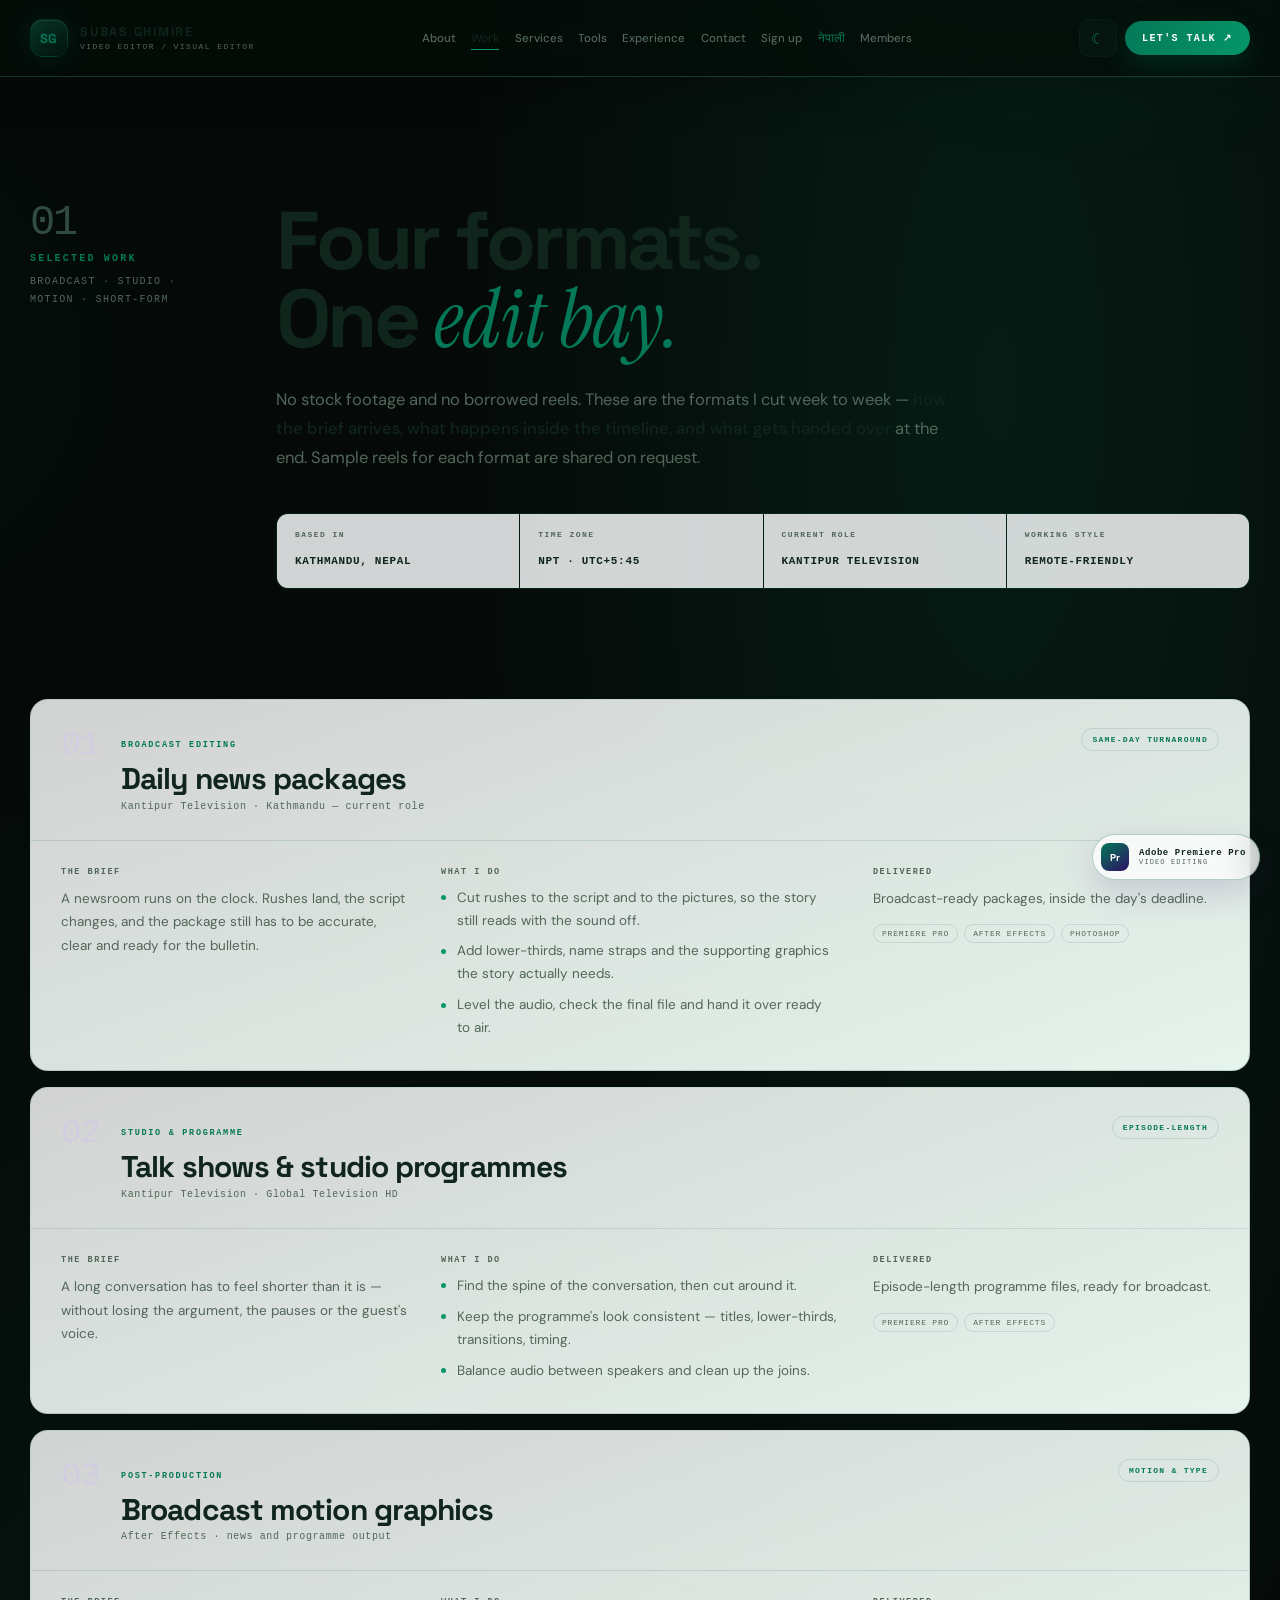
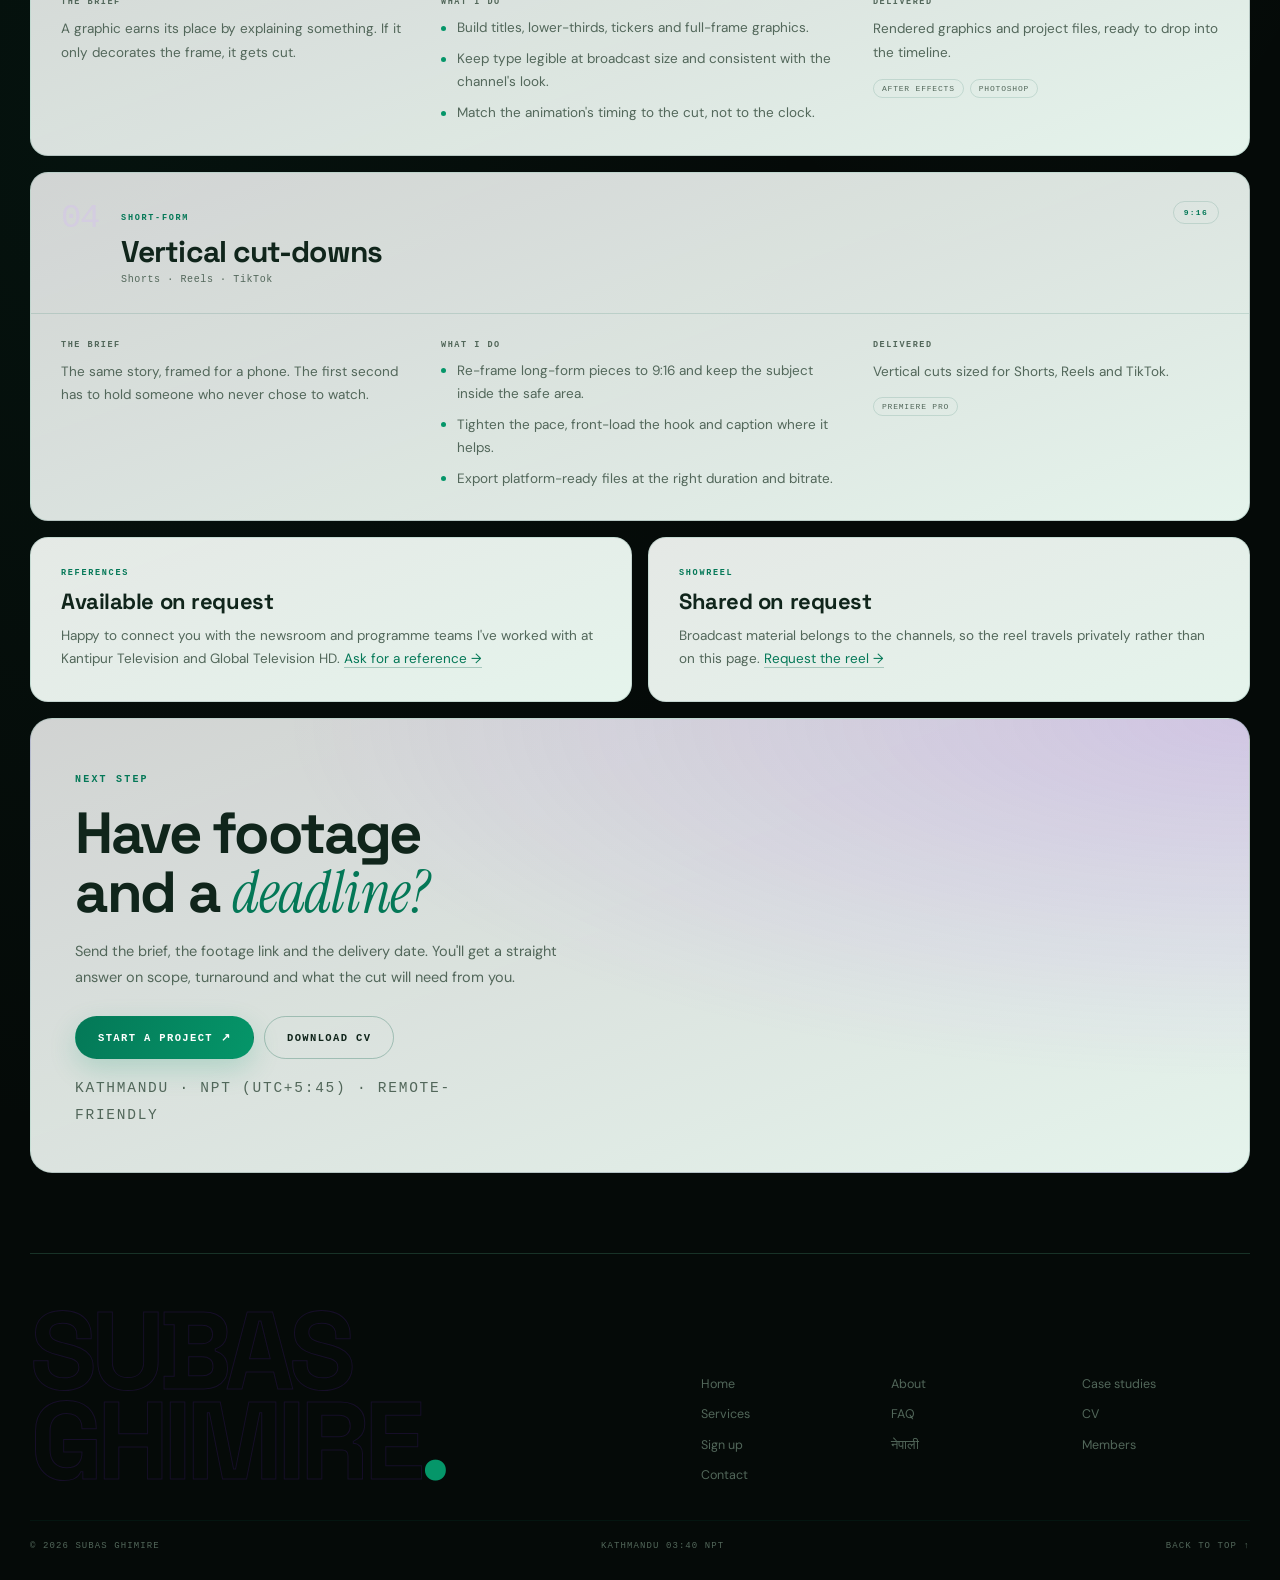
<file: work.html>
<!doctype html>
<html lang="en">
<head>
<!-- Google Analytics 4 -->
<script async src="https://www.googletagmanager.com/gtag/js?id=G-4XTFQ4TZ87"></script>
<script>
  window.dataLayer = window.dataLayer || [];
  function gtag(){dataLayer.push(arguments);}
  gtag('js', new Date());
  gtag('config', 'G-4XTFQ4TZ87');
</script>

<meta charset="utf-8">
<meta name="viewport" content="width=device-width,initial-scale=1">
<meta name="theme-color" content="#08060f">
<meta name="color-scheme" content="dark light">
<meta name="robots" content="index,follow,max-image-preview:large,max-snippet:-1,max-video-preview:-1">
<meta name="description" content="Selected work — daily news packages, talk shows, broadcast motion graphics and vertical cut-downs. How the brief arrives, what happens in the timeline and what gets handed over.">
<title>Selected Work — News, Talk Shows &amp; Motion | Subas Ghimire</title>
<link rel="icon" type="image/svg+xml" href="[data-uri]">
<link rel="apple-touch-icon" sizes="180x180" href="apple-touch-icon.png">
<link rel="manifest" href="site.webmanifest">
<link rel="canonical" href="https://subas-ghimire.com.np/work.html">
<meta property="og:type" content="website">
<meta property="og:site_name" content="Subas Ghimire">
<meta property="og:url" content="https://subas-ghimire.com.np/work.html">
<meta property="og:title" content="Selected Work — News, Talk Shows &amp; Motion | Subas Ghimire">
<meta property="og:description" content="Daily news packages, talk shows, broadcast motion graphics and vertical cut-downs — how the brief arrives, what happens in the timeline and what gets handed over.">
<meta property="og:image" content="https://subas-ghimire.com.np/og-image.jpg">
<meta property="og:image:alt" content="Subas Ghimire — video editor">
<meta property="og:image:type" content="image/jpeg">
<meta property="og:image:width" content="1200">
<meta property="og:image:height" content="630">
<meta property="og:locale" content="en_US">
<meta property="og:locale:alternate" content="ne_NP">
<meta name="twitter:card" content="summary_large_image">
<meta name="twitter:title" content="Selected Work — News, Talk Shows &amp; Motion | Subas Ghimire">
<meta name="twitter:description" content="Daily news packages, talk shows, broadcast motion graphics and vertical cut-downs — how the brief arrives, what happens in the timeline and what gets handed over.">
<meta name="twitter:image" content="https://subas-ghimire.com.np/og-image.jpg">
<link rel="preconnect" href="https://fonts.googleapis.com">
<link rel="preconnect" href="https://fonts.gstatic.com" crossorigin>
<link href="https://fonts.googleapis.com/css2?family=DM+Sans:wght@400;500;600;700&family=Instrument+Serif:ital@1&family=Space+Grotesk:wght@400;500;600;700&display=swap" rel="stylesheet">
<link rel="stylesheet" href="assets/site.css?v=4">
<style>
.page-top{padding-top:124px}
.page-title{font-size:clamp(44px,6.4vw,84px);line-height:0.95;letter-spacing:-.045em;margin:0 0 26px}
.page-top .lead{max-width:62ch}
.facts{display:grid;grid-template-columns:repeat(4,1fr);gap:1px;margin-top:40px;border:1px solid var(--line);border-radius:12px;overflow:hidden;background:var(--line)}
.facts div{background:var(--bg);padding:16px 18px}
.facts span{display:block;font:600 8px var(--mono);letter-spacing:.18em;color:var(--muted);margin-bottom:6px}
.facts b{font:600 11px var(--mono);letter-spacing:.06em;color:var(--ink)}
.cases{display:grid;gap:16px;padding:10px 0 0}
.case{border:1px solid var(--line);border-radius:18px;overflow:hidden;background:linear-gradient(160deg,var(--panel),var(--bg-2));transition:border-color .3s,transform .3s var(--ease)}
.case:hover{border-color:var(--line-2)}
.case-head{display:grid;grid-template-columns:auto minmax(0,1fr) auto;gap:22px;align-items:start;padding:28px 30px;border-bottom:1px solid var(--line)}
.case-no{font:400 34px/1 var(--mono);letter-spacing:-.04em;color:rgba(216,180,254,.28)}
.case-cat{font:600 8.5px var(--mono);letter-spacing:.2em;color:var(--accent-soft);text-transform:uppercase}
.case-head h2{font-size:clamp(22px,2.6vw,30px);letter-spacing:-.03em;margin:8px 0 6px}
.case-where{margin:0;font:500 10px var(--mono);letter-spacing:.06em;color:var(--muted)}
.case-tag{align-self:start;font:600 8px var(--mono);letter-spacing:.16em;color:var(--accent-soft);border:1px solid var(--line);border-radius:999px;padding:6px 10px;white-space:nowrap}
.case-body{display:grid;grid-template-columns:1fr 1.15fr 1fr;gap:34px;padding:26px 30px 30px}
.case-body h3{font:600 8.5px var(--mono);letter-spacing:.18em;color:var(--muted);text-transform:uppercase;margin:0 0 10px}
.case-body p{margin:0;font-size:13.5px;line-height:1.75;color:var(--muted)}
.case-body ul{margin:0;padding:0;list-style:none;display:grid;gap:8px}
.case-body li{position:relative;padding-left:16px;font-size:13.5px;line-height:1.7;color:var(--muted)}
.case-body li::before{content:"";position:absolute;left:0;top:.62em;width:5px;height:5px;border-radius:50%;background:var(--accent)}
.chips{display:flex;flex-wrap:wrap;gap:6px;margin-top:14px}
.chips span{font:500 8px var(--mono);letter-spacing:.1em;color:var(--muted);border:1px solid var(--line);border-radius:999px;padding:4px 8px;text-transform:uppercase}
.panels{display:grid;grid-template-columns:1fr 1fr;gap:16px;padding:16px 0 0}
.panel{padding:30px;border:1px solid var(--line);border-radius:18px;background:linear-gradient(160deg,var(--panel-2),var(--bg-2))}
.panel small{display:block;font:600 8.5px var(--mono);letter-spacing:.2em;color:var(--accent-soft);text-transform:uppercase;margin-bottom:12px}
.panel h2{font-size:22px;letter-spacing:-.02em;margin:0 0 10px}
.panel p{margin:0;font-size:13.5px;line-height:1.75;color:var(--muted)}
.panel a.inline{color:var(--accent-soft);border-bottom:1px solid var(--line-2)}
.cta-card{position:relative;overflow:hidden;margin:16px 0 80px;padding:44px;border:1px solid var(--line);border-radius:22px;background:radial-gradient(ellipse at 100% 0%,rgba(168,85,247,.2),transparent 56%),linear-gradient(160deg,var(--panel),var(--bg-2))}
.cta-card h2{font-size:clamp(34px,4.6vw,58px);line-height:1.02;letter-spacing:-.04em;margin:14px 0 0}
.cta-card p{max-width:52ch;color:var(--muted);font-size:14.5px;line-height:1.8;margin:16px 0 0}
.cta-actions{display:flex;flex-wrap:wrap;gap:10px;margin-top:26px}
.cta-note{margin-top:18px;font:500 9px var(--mono);letter-spacing:.12em;color:var(--muted)}
body.light-mode .facts div{background:var(--panel)}
@media(max-width:980px){.page-top{padding-top:92px}.facts{grid-template-columns:1fr 1fr}.case-body{grid-template-columns:1fr 1fr;gap:24px}.case-body>div:last-child{grid-column:1/-1}.panels{grid-template-columns:1fr}}
@media(max-width:900px){.case-head{grid-template-columns:auto minmax(0,1fr);gap:14px}.case-tag{grid-column:2;justify-self:start}}
@media(max-width:640px){.case-head{padding:22px 20px}.case-body{padding:20px;grid-template-columns:1fr}.case-body>div:last-child{grid-column:auto}.facts{grid-template-columns:1fr}.cta-card{padding:26px 20px;margin-bottom:60px}}
</style>
<script type="application/ld+json">
{
  "@context": "https://schema.org",
  "@graph": [
    {
      "@type": "BreadcrumbList",
      "itemListElement": [
        { "@type": "ListItem", "position": 1, "name": "Home", "item": "https://subas-ghimire.com.np/" },
        { "@type": "ListItem", "position": 2, "name": "Selected work", "item": "https://subas-ghimire.com.np/work.html" }
      ]
    },
    {
      "@type": "CollectionPage",
      "@id": "https://subas-ghimire.com.np/work.html#page",
      "url": "https://subas-ghimire.com.np/work.html",
      "name": "Selected work — Subas Ghimire",
      "description": "Daily news packages, talk shows, broadcast motion graphics and vertical cut-downs.",
      "isPartOf": { "@id": "https://subas-ghimire.com.np/#website" },
      "about": { "@id": "https://subas-ghimire.com.np/#person" },
      "mainEntity": {
        "@type": "ItemList",
        "numberOfItems": 4,
        "itemListElement": [
          { "@type": "ListItem", "position": 1, "item": { "@type": "CreativeWork", "name": "Daily news packages", "genre": "Broadcast news editing", "creator": { "@id": "https://subas-ghimire.com.np/#person" } } },
          { "@type": "ListItem", "position": 2, "item": { "@type": "CreativeWork", "name": "Talk shows & studio programmes", "genre": "Programme editing", "creator": { "@id": "https://subas-ghimire.com.np/#person" } } },
          { "@type": "ListItem", "position": 3, "item": { "@type": "CreativeWork", "name": "Broadcast motion graphics", "genre": "Motion design", "creator": { "@id": "https://subas-ghimire.com.np/#person" } } },
          { "@type": "ListItem", "position": 4, "item": { "@type": "CreativeWork", "name": "Vertical cut-downs", "genre": "Short-form editing", "creator": { "@id": "https://subas-ghimire.com.np/#person" } } }
        ]
      }
    }
  ]
}
</script>
</head>
<body>
<script>try{var t=localStorage.getItem("theme");if(t==="light"||(!t&&matchMedia("(prefers-color-scheme: light)").matches)){document.body.classList.add("light-mode")}}catch(e){}</script>
<a class="skip-link" href="#work-top">Skip to content</a>
<div class="scroll-progress" id="scrollProgress"></div>

<header><nav class="nav wrap" aria-label="Main">
  <a class="brand" href="index.html"><span class="mark">SG</span><span class="brand-text">SUBAS GHIMIRE<small>VIDEO EDITOR / VISUAL EDITOR</small></span></a>
  <div class="links" id="siteLinks">
    <a href="about.html">About</a>
    <a href="work.html" aria-current="page">Work</a>
    <a href="index.html#services">Services</a>
    <a href="index.html#tools">Tools</a>
    <a href="index.html#experience">Experience</a>
    <a href="index.html#contact">Contact</a>
    <a href="signup.html">Sign up</a>
    <a href="subas-ghimire.html" lang="ne" hreflang="ne">नेपाली</a>
    <a href="members.html" rel="nofollow">Members</a>
  </div>
  <div class="nav-actions">
    <button class="icon-btn theme-toggle" id="themeToggle" aria-label="Switch to light theme" aria-pressed="false">☼</button>
    <button class="icon-btn menu-toggle" id="menuToggle" aria-label="Open menu" aria-expanded="false" aria-controls="siteLinks">☰</button>
    <a class="nav-cta" href="index.html#contact">LET'S TALK ↗</a>
  </div>
</nav></header>

<main>
<section class="block wrap page-top" id="work-top">
  <div class="section-top"><span class="num">01</span><span class="kicker">SELECTED WORK</span><span class="section-note">Broadcast · studio · motion · short-form</span></div>
  <div class="section-body">
    <h1 class="page-title">Four formats.<br>One <em>edit bay.</em></h1>
    <p class="lead">No stock footage and no borrowed reels. These are the formats I cut week to week — <b>how the brief arrives, what happens inside the timeline, and what gets handed over</b> at the end. Sample reels for each format are shared on request.</p>
    <div class="facts">
      <div><span>BASED IN</span><b>KATHMANDU, NEPAL</b></div>
      <div><span>TIME ZONE</span><b>NPT · UTC+5:45</b></div>
      <div><span>CURRENT ROLE</span><b>KANTIPUR TELEVISION</b></div>
      <div><span>WORKING STYLE</span><b>REMOTE-FRIENDLY</b></div>
    </div>
  </div>
</section>

<section class="wrap cases" aria-label="Case studies">

  <article class="case">
    <div class="case-head">
      <span class="case-no">01</span>
      <div>
        <span class="case-cat">Broadcast editing</span>
        <h2>Daily news packages</h2>
        <p class="case-where">Kantipur Television · Kathmandu — current role</p>
      </div>
      <span class="case-tag">SAME-DAY TURNAROUND</span>
    </div>
    <div class="case-body">
      <div>
        <h3>The brief</h3>
        <p>A newsroom runs on the clock. Rushes land, the script changes, and the package still has to be accurate, clear and ready for the bulletin.</p>
      </div>
      <div>
        <h3>What I do</h3>
        <ul>
          <li>Cut rushes to the script and to the pictures, so the story still reads with the sound off.</li>
          <li>Add lower-thirds, name straps and the supporting graphics the story actually needs.</li>
          <li>Level the audio, check the final file and hand it over ready to air.</li>
        </ul>
      </div>
      <div>
        <h3>Delivered</h3>
        <p>Broadcast-ready packages, inside the day's deadline.</p>
        <div class="chips"><span>PREMIERE PRO</span><span>AFTER EFFECTS</span><span>PHOTOSHOP</span></div>
      </div>
    </div>
  </article>

  <article class="case">
    <div class="case-head">
      <span class="case-no">02</span>
      <div>
        <span class="case-cat">Studio &amp; programme</span>
        <h2>Talk shows &amp; studio programmes</h2>
        <p class="case-where">Kantipur Television · Global Television HD</p>
      </div>
      <span class="case-tag">EPISODE-LENGTH</span>
    </div>
    <div class="case-body">
      <div>
        <h3>The brief</h3>
        <p>A long conversation has to feel shorter than it is — without losing the argument, the pauses or the guest's voice.</p>
      </div>
      <div>
        <h3>What I do</h3>
        <ul>
          <li>Find the spine of the conversation, then cut around it.</li>
          <li>Keep the programme's look consistent — titles, lower-thirds, transitions, timing.</li>
          <li>Balance audio between speakers and clean up the joins.</li>
        </ul>
      </div>
      <div>
        <h3>Delivered</h3>
        <p>Episode-length programme files, ready for broadcast.</p>
        <div class="chips"><span>PREMIERE PRO</span><span>AFTER EFFECTS</span></div>
      </div>
    </div>
  </article>

  <article class="case">
    <div class="case-head">
      <span class="case-no">03</span>
      <div>
        <span class="case-cat">Post-production</span>
        <h2>Broadcast motion graphics</h2>
        <p class="case-where">After Effects · news and programme output</p>
      </div>
      <span class="case-tag">MOTION &amp; TYPE</span>
    </div>
    <div class="case-body">
      <div>
        <h3>The brief</h3>
        <p>A graphic earns its place by explaining something. If it only decorates the frame, it gets cut.</p>
      </div>
      <div>
        <h3>What I do</h3>
        <ul>
          <li>Build titles, lower-thirds, tickers and full-frame graphics.</li>
          <li>Keep type legible at broadcast size and consistent with the channel's look.</li>
          <li>Match the animation's timing to the cut, not to the clock.</li>
        </ul>
      </div>
      <div>
        <h3>Delivered</h3>
        <p>Rendered graphics and project files, ready to drop into the timeline.</p>
        <div class="chips"><span>AFTER EFFECTS</span><span>PHOTOSHOP</span></div>
      </div>
    </div>
  </article>

  <article class="case">
    <div class="case-head">
      <span class="case-no">04</span>
      <div>
        <span class="case-cat">Short-form</span>
        <h2>Vertical cut-downs</h2>
        <p class="case-where">Shorts · Reels · TikTok</p>
      </div>
      <span class="case-tag">9:16</span>
    </div>
    <div class="case-body">
      <div>
        <h3>The brief</h3>
        <p>The same story, framed for a phone. The first second has to hold someone who never chose to watch.</p>
      </div>
      <div>
        <h3>What I do</h3>
        <ul>
          <li>Re-frame long-form pieces to 9:16 and keep the subject inside the safe area.</li>
          <li>Tighten the pace, front-load the hook and caption where it helps.</li>
          <li>Export platform-ready files at the right duration and bitrate.</li>
        </ul>
      </div>
      <div>
        <h3>Delivered</h3>
        <p>Vertical cuts sized for Shorts, Reels and TikTok.</p>
        <div class="chips"><span>PREMIERE PRO</span></div>
      </div>
    </div>
  </article>

</section>

<section class="wrap panels" aria-label="References and reels">
  <div class="panel">
    <small>References</small>
    <h2>Available on request</h2>
    <p>Happy to connect you with the newsroom and programme teams I've worked with at Kantipur Television and Global Television HD. <a class="inline" href="index.html#contact">Ask for a reference →</a></p>
  </div>
  <div class="panel">
    <small>Showreel</small>
    <h2>Shared on request</h2>
    <p>Broadcast material belongs to the channels, so the reel travels privately rather than on this page. <a class="inline" href="index.html#contact">Request the reel →</a></p>
  </div>
</section>

<section class="wrap">
  <div class="cta-card">
    <span class="kicker">NEXT STEP</span>
    <h2>Have footage<br>and a <em>deadline?</em></h2>
    <p>Send the brief, the footage link and the delivery date. You'll get a straight answer on scope, turnaround and what the cut will need from you.</p>
    <div class="cta-actions">
      <a class="btn primary" href="index.html#contact">START A PROJECT ↗</a>
      <a class="btn secondary" href="./CV/Subas-Ghimire-CV.pdf" download>DOWNLOAD CV</a>
    </div>
    <p class="cta-note">KATHMANDU · NPT (UTC+5:45) · REMOTE-FRIENDLY</p>
  </div>
</section>
</main>

<footer class="wrap">
  <div class="footer-top">
    <div class="footer-mark" aria-hidden="true">Subas<br>Ghimire<span>.</span></div>
    <nav class="foot-links" aria-label="Footer">
      <a href="index.html">Home</a>
      <a href="about.html">About</a>
      <a href="work.html">Case studies</a>
      <a href="index.html#services">Services</a>
      <a href="index.html#faq">FAQ</a>
      <a href="cv.html">CV</a>
      <a href="signup.html">Sign up</a>
      <a href="subas-ghimire.html" lang="ne" hreflang="ne">नेपाली</a>
      <a href="members.html" rel="nofollow">Members</a>
      <a href="index.html#contact">Contact</a>
    </nav>
  </div>
  <div class="footer-bottom">
    <span>© <span id="year"></span> SUBAS GHIMIRE</span>
    <span>KATHMANDU <span id="npt">--:--</span> NPT</span>
    <a href="#work-top">BACK TO TOP ↑</a>
  </div>
</footer>

<a class="premiere-float" href="https://www.adobe.com/products/premiere.html" target="_blank" rel="noopener noreferrer" aria-label="Adobe Premiere Pro — learn more"><span class="premiere-logo">Pr</span><span class="premiere-copy"><strong>Adobe Premiere Pro</strong><small>VIDEO EDITING</small></span></a>

<script>
document.getElementById('year').textContent=new Date().getFullYear();
const progress=document.getElementById('scrollProgress');
const updateProgress=()=>{const max=document.documentElement.scrollHeight-innerHeight;progress.style.width=(max>0?scrollY/max*100:0)+'%'};
addEventListener('scroll',updateProgress,{passive:true});updateProgress();

const menu=document.getElementById('menuToggle'),links=document.getElementById('siteLinks');
menu.addEventListener('click',()=>{const open=links.classList.toggle('open');menu.setAttribute('aria-expanded',String(open));menu.textContent=open?'×':'☰';});
links.querySelectorAll('a').forEach(a=>a.addEventListener('click',()=>{links.classList.remove('open');menu.setAttribute('aria-expanded','false');menu.textContent='☰';}));
const closeMenu=()=>{links.classList.remove('open');menu.setAttribute('aria-expanded','false');menu.textContent='☰';};
document.addEventListener('click',e=>{if(links.classList.contains('open')&&!links.contains(e.target)&&!menu.contains(e.target))closeMenu();});
addEventListener('keydown',e=>{if(e.key==='Escape'&&links.classList.contains('open')){closeMenu();menu.focus();}});

const themeBtn=document.getElementById('themeToggle'),themeMeta=document.querySelector('meta[name="theme-color"]');
const syncTheme=persist=>{const light=document.body.classList.contains('light-mode');themeBtn.textContent=light?'☾':'☼';themeBtn.setAttribute('aria-pressed',String(light));themeBtn.setAttribute('aria-label',light?'Switch to dark theme':'Switch to light theme');if(themeMeta)themeMeta.setAttribute('content',light?'#f7f3fc':'#08060f');if(persist){try{localStorage.setItem('theme',light?'light':'dark')}catch(e){}}};
syncTheme(false);
themeBtn.addEventListener('click',()=>{document.body.classList.toggle('light-mode');syncTheme(true);});

const revealObserver=new IntersectionObserver(entries=>entries.forEach(entry=>{if(entry.isIntersecting){entry.target.classList.add('visible');revealObserver.unobserve(entry.target);}}),{threshold:.08});
document.querySelectorAll('.case,.panel,.facts,.cta-card').forEach((el,i)=>{el.classList.add('reveal');el.style.setProperty('--d',(i%4)*60+'ms');revealObserver.observe(el);});

if(matchMedia('(pointer:fine)').matches&&!matchMedia('(prefers-reduced-motion: reduce)').matches){
 addEventListener('pointermove',e=>{
  document.body.style.setProperty('--pointer-x',e.clientX+'px');
  document.body.style.setProperty('--pointer-y',e.clientY+'px');
 },{passive:true});
}

(function(){
 const el=document.getElementById('npt');if(!el)return;
 const tick=()=>{let t='UTC+5:45';try{t=new Date().toLocaleTimeString('en-GB',{timeZone:'Asia/Kathmandu',hour:'2-digit',minute:'2-digit'});}catch(e){}el.textContent=t;};
 tick();setInterval(tick,30000);
})();
</script>
<script>(function(){var h=location.hostname;if(/(^|\.)vercel\.app$|\.com\.np$/.test(h)){window.va=window.va||function(){(window.vaq=window.vaq||[]).push(arguments)};window.si=window.si||function(){(window.siq=window.siq||[]).push(arguments)};['/_vercel/speed-insights/script.js','/_vercel/insights/script.js'].forEach(function(s){var e=document.createElement("script");e.defer=true;e.src=s;document.head.appendChild(e)})}})();</script>
</body>
</html>
</file>
<file: assets/site.css>
/* ============================================================
   Subas Ghimire — cinematic dark portfolio redesign
   Deep emerald glow, glass surfaces, precise typography.
   ============================================================ */
:root{
  --bg:#05040a; --bg-2:#090714; --panel:rgba(18,14,30,.72); --panel-2:rgba(24,18,40,.78);
  --line:rgba(110,231,183,.14); --line-2:rgba(167,243,208,.34);
  --ink:#f7f2ff; --muted:#b4a8c9;
  --accent:#10b981; --accent-soft:#a7f3d0; --accent-deep:#047857;
  --cyan:#6ee7b7; --warm:#ffb86b;
  --max:1220px;
  --display:"Space Grotesk",system-ui,sans-serif;
  --sans:"DM Sans",system-ui,sans-serif;
  --serif:"Instrument Serif",Georgia,serif;
  --mono:ui-monospace,SFMono-Regular,Menlo,Consolas,monospace;
  --ease:cubic-bezier(.2,.7,.2,1);
}
*,*::before,*::after{box-sizing:border-box}
html{scroll-behavior:smooth;scroll-padding-top:96px;-webkit-text-size-adjust:100%}
body{margin:0;background:var(--bg);color:var(--ink);font-family:var(--sans);font-size:16px;line-height:1.7;overflow-x:hidden}
body::before{
  content:"";position:fixed;inset:-10%;z-index:-2;pointer-events:none;
  background:
    radial-gradient(1100px 700px at 85% -10%,rgba(16,185,129,.22),transparent 60%),
    radial-gradient(900px 620px at -10% 35%,rgba(16,185,129,.10),transparent 60%),
    radial-gradient(760px 560px at 50% 115%,rgba(5,150,105,.18),transparent 62%),
    radial-gradient(560px at var(--pointer-x,70vw) var(--pointer-y,8vh),rgba(16,185,129,.10),transparent 70%),
    linear-gradient(180deg,#05040a 0%,#070612 45%,#040309 100%);
}
body::after{
  content:"";position:fixed;inset:0;z-index:60;pointer-events:none;opacity:.05;
  background-image:url("data:image/svg+xml,%3Csvg xmlns='http://www.w3.org/2000/svg' width='160' height='160'%3E%3Cfilter id='n'%3E%3CfeTurbulence type='fractalNoise' baseFrequency='.9' numOctaves='3' stitchTiles='stitch'/%3E%3C/filter%3E%3Crect width='160' height='160' filter='url(%23n)' opacity='.7'/%3E%3C/svg%3E");
  mix-blend-mode:soft-light;
}
::selection{background:var(--accent);color:#fff}
@supports selector(::-webkit-scrollbar){
  ::-webkit-scrollbar{width:10px;height:10px}
  ::-webkit-scrollbar-track{background:var(--bg)}
  ::-webkit-scrollbar-thumb{background:#12352b;border-radius:10px}
  ::-webkit-scrollbar-thumb:hover{background:var(--accent-deep)}
}
a{color:inherit;text-decoration:none}
img{max-width:100%;display:block}
h1,h2,h3{font-family:var(--display);font-weight:700;margin:0;line-height:1.05}
em{font-family:var(--serif);font-style:italic;font-weight:400;color:var(--accent-soft);letter-spacing:-.01em;padding-right:.03em}
.wrap{width:min(var(--max),calc(100% - 56px));margin-inline:auto}
.kicker{font:600 10px var(--mono);letter-spacing:.22em;text-transform:uppercase;color:var(--accent-soft)}
:focus-visible{outline:2px solid var(--accent-soft);outline-offset:3px;border-radius:4px}
.skip-link{position:fixed;left:-9999px;top:0;z-index:200;background:var(--accent);color:#fff;padding:13px 20px;font:700 11px var(--mono);letter-spacing:.12em;border-radius:0 0 8px 0}
.skip-link:focus{left:0}
.scroll-progress{position:fixed;top:0;left:0;height:2px;width:0;z-index:80;background:linear-gradient(90deg,var(--accent-deep),var(--accent-soft));box-shadow:0 0 18px rgba(16,185,129,.5)}

/* ---------- header ---------- */
header{position:sticky;top:0;z-index:40;background:color-mix(in srgb,var(--bg) 72%,transparent);backdrop-filter:blur(22px) saturate(1.35);border-bottom:1px solid var(--line);box-shadow:0 10px 40px rgba(0,0,0,.25)}
.nav{height:76px;display:flex;align-items:center;justify-content:space-between;gap:20px}
.brand{display:flex;align-items:center;gap:12px;flex:0 0 auto}
.mark{width:38px;height:38px;display:grid;place-items:center;border:1px solid var(--line-2);border-radius:11px;background:linear-gradient(145deg,rgba(16,185,129,.24),rgba(16,185,129,.04));color:var(--accent-soft);font:700 13px var(--display);letter-spacing:.04em}
.brand-text{font:700 12.5px var(--display);letter-spacing:.14em;line-height:1.15}
.brand-text small{display:block;font:500 8px var(--mono);letter-spacing:.18em;color:var(--muted);margin-top:3px}
.links{display:flex;align-items:center;gap:21px;font:500 12.5px var(--sans);color:var(--muted)}
.links a{position:relative;padding:4px 0;transition:color .2s}
.links a::after{content:"";position:absolute;left:0;right:100%;bottom:0;height:1px;background:var(--accent);transition:right .28s var(--ease)}
.links a:hover{color:var(--ink)}
.links a:hover::after{right:0}
.links a[aria-current]{color:var(--ink)}
.links a[aria-current]::after{right:0}
.links a[lang]{color:var(--accent-soft)}
.nav-actions{display:flex;align-items:center;gap:8px}
.icon-btn{width:38px;height:38px;border:1px solid var(--line);border-radius:11px;background:transparent;color:var(--accent-soft);cursor:pointer;font-size:15px;display:grid;place-items:center;transition:.2s}
.icon-btn:hover{border-color:var(--accent);background:rgba(16,185,129,.12);transform:translateY(-1px)}
.menu-toggle{display:none}
.theme-toggle{line-height:1}
.nav-cta{display:inline-flex;align-items:center;gap:8px;padding:11px 17px;border-radius:999px;background:linear-gradient(115deg,var(--accent-deep),#059669);color:#fff;font:700 10px var(--mono);letter-spacing:.14em;box-shadow:0 8px 26px rgba(5,150,105,.3);transition:transform .25s var(--ease),box-shadow .25s}
.nav-cta:hover{transform:translateY(-2px);box-shadow:0 14px 34px rgba(5,150,105,.42)}

/* ---------- buttons ---------- */
.btn{display:inline-flex;align-items:center;justify-content:center;gap:10px;padding:14px 22px;border-radius:999px;border:1px solid transparent;font:700 10.5px var(--mono);letter-spacing:.13em;text-transform:uppercase;cursor:pointer;white-space:nowrap;transition:transform .25s var(--ease),box-shadow .25s,border-color .2s,color .2s,background .2s}
.btn.primary{background:linear-gradient(115deg,var(--accent-deep),#059669);color:#fff;box-shadow:0 10px 30px rgba(5,150,105,.28)}
.btn.primary:hover{transform:translateY(-2px);box-shadow:0 16px 40px rgba(5,150,105,.42)}
.btn.secondary{border-color:var(--line-2);color:var(--ink);background:transparent}
.btn.secondary:hover{border-color:var(--accent);color:var(--accent-soft);transform:translateY(-2px)}

/* ---------- hero ---------- */
.hero-copy{min-width:0}
.hero{display:grid;grid-template-columns:1.06fr .94fr;gap:56px;align-items:center;padding:54px 0 78px;min-height:620px}
.hero-status{display:flex;align-items:center;justify-content:space-between;gap:16px;padding-bottom:14px;border-bottom:1px solid var(--line);font:600 9.5px var(--mono);letter-spacing:.2em;color:var(--muted);text-transform:uppercase}
.eyebrow{display:inline-flex;align-items:center;color:var(--accent-soft)}
.dot{display:inline-block;width:6px;height:6px;border-radius:50%;background:var(--accent);box-shadow:0 0 12px var(--accent);margin-right:9px;animation:pulse 2.4s ease-in-out infinite}
.hero-clock{white-space:nowrap;color:var(--muted)}
.hero h1{font-size:clamp(58px,8.6vw,122px);line-height:.88;letter-spacing:-.05em;margin:24px 0 24px;text-shadow:0 0 40px rgba(16,185,129,.18)}
.h1-intro{display:block;font:500 11px var(--mono);letter-spacing:.3em;color:var(--muted);margin-bottom:20px}
.hero h1 em{color:var(--accent-soft)}
.lead{max-width:47ch;color:var(--muted);font-size:16.5px;line-height:1.78;margin:0}
.lead b{color:var(--ink);font-weight:500}
.actions{display:flex;gap:10px;align-items:center;flex-wrap:wrap;margin-top:30px}
.meta{display:flex;gap:10px;flex-wrap:wrap;margin-top:38px;font:500 9px var(--mono);letter-spacing:.14em;color:var(--muted);text-transform:uppercase}
.meta span{border:1px solid var(--line);border-radius:999px;padding:6px 11px}
.portrait-area{position:relative;display:grid;place-items:center;min-height:540px}
.orbit{position:absolute;width:min(100%,470px);aspect-ratio:1;border:1px solid rgba(16,185,129,.3);border-radius:50%;animation:spin 64s linear infinite}
.orbit::before,.orbit::after{content:"";position:absolute;border-radius:50%}
.orbit::before{inset:8%;border:1px dashed rgba(167,243,208,.2)}
.orbit::after{inset:21%;border:1px solid rgba(16,185,129,.12)}
.orbit i{position:absolute;top:5%;left:50%;width:7px;height:7px;margin-left:-3.5px;border-radius:50%;background:var(--accent-soft);box-shadow:0 0 16px var(--accent)}
.photo{position:relative;z-index:2;width:min(82%,372px);aspect-ratio:4/5;border:1px solid var(--line-2);border-radius:186px 186px 18px 18px;overflow:hidden;background:var(--panel-2);box-shadow:0 50px 140px rgba(0,0,0,.65),0 0 0 1px rgba(167,243,208,.08) inset,0 0 80px rgba(16,185,129,.18);animation:float 7s ease-in-out infinite}
.photo img{width:100%;height:100%;object-fit:cover;object-position:center 28%}
.photo::after{content:"";position:absolute;inset:52% 0 0;background:linear-gradient(transparent,rgba(8,6,15,.86))}
.photo-label{position:absolute;z-index:3;left:20px;right:20px;bottom:18px;display:flex;justify-content:space-between;align-items:end;gap:10px}
.photo-label small{font:600 8px var(--mono);letter-spacing:.2em;color:var(--accent-soft)}
.photo-label strong{font:700 15px var(--display);letter-spacing:.02em}
.float-tag{position:absolute;z-index:4;right:5%;bottom:22px;display:flex;align-items:center;gap:8px;padding:10px 14px;border:1px solid var(--line-2);border-radius:999px;background:color-mix(in srgb,var(--panel) 86%,transparent);backdrop-filter:blur(14px);font:600 9px var(--mono);letter-spacing:.16em;color:var(--accent-soft);text-transform:uppercase;box-shadow:0 12px 30px rgba(0,0,0,.35)}
.float-tag .dot{margin:0}

/* ---------- marquee + credits ---------- */
.marquee{border-block:1px solid var(--line);overflow:hidden;padding:13px 0;background:linear-gradient(90deg,rgba(16,185,129,.07),transparent 28%,transparent 72%,rgba(16,185,129,.07))}
.marquee-track{display:flex;align-items:center;width:max-content;animation:marquee 36s linear infinite;font:500 10px var(--mono);letter-spacing:.26em;color:var(--muted);text-transform:uppercase;white-space:nowrap}
.marquee-group{display:flex;align-items:center;gap:32px;padding-right:32px}
.marquee b{color:var(--accent);font-weight:400;font-size:13px}
.marquee:hover .marquee-track{animation-play-state:paused}
.credits{display:grid;grid-template-columns:auto 1fr auto;align-items:center;gap:28px;padding:22px 0}
.credits ul{display:flex;justify-content:center;gap:26px;flex-wrap:wrap;list-style:none;margin:0;padding:0;font:600 13px var(--display)}
.credits li{position:relative;padding-left:13px}
.credits li::before{content:"";position:absolute;left:0;top:.6em;width:4px;height:4px;border-radius:50%;background:var(--accent)}
.credits .aside{font:500 9px var(--mono);letter-spacing:.16em;color:var(--muted);text-transform:uppercase}

/* ---------- section shell ---------- */
.block{display:grid;grid-template-columns:190px minmax(0,1fr);gap:56px;padding:96px 0;border-top:1px solid var(--line)}
.block>*{grid-column:2}
.block>.section-top{grid-column:1;grid-row:1}
.section-top{position:sticky;top:104px;align-self:start;display:flex;flex-direction:column;gap:9px}
.section-top .num{font:400 42px/1 var(--mono);letter-spacing:-.05em;color:rgba(167,243,208,.2)}
.section-top .kicker{color:var(--accent-soft)}
.section-note{font:500 10px var(--mono);letter-spacing:.13em;line-height:1.75;color:var(--muted);max-width:150px;text-transform:uppercase}
.section-body{min-width:0}
.note{margin:20px 0 0;padding-left:14px;border-left:2px solid var(--accent);color:var(--muted);font-size:13px}
.note a{color:var(--accent-soft);border-bottom:1px solid var(--line-2)}
.note a:hover{border-color:var(--accent)}

/* ---------- about ---------- */
.about-grid{display:grid;grid-template-columns:1.04fr .96fr;gap:48px;align-items:start}
.about-grid h2{font-size:clamp(30px,3.9vw,52px);line-height:1.04;letter-spacing:-.035em}
.about-copy{display:grid;gap:15px}
.about-copy p{margin:0;color:var(--muted);font-size:15px;line-height:1.85}
.about-copy .large{font-size:18.5px;line-height:1.6;color:var(--ink)}
.about-copy strong{color:var(--accent-soft);font-weight:600}
.stats{display:grid;grid-template-columns:repeat(3,1fr);margin-top:38px;border-block:1px solid var(--line)}
.stats div{padding:20px 16px;border-right:1px solid var(--line)}
.stats div:first-child{padding-left:0}
.stats div:last-child{border:0}
.stats strong{display:block;font:600 11.5px var(--mono);letter-spacing:.16em;color:var(--accent-soft)}
.stats span{display:block;margin-top:6px;font:500 9px var(--mono);letter-spacing:.1em;color:var(--muted);text-transform:uppercase}
.cv-cta{display:flex;gap:9px;flex-wrap:wrap;margin-top:26px}

/* ---------- work ---------- */
.work-grid{display:grid;grid-template-columns:repeat(3,1fr);gap:14px}
.work{display:flex;flex-direction:column;border:1px solid var(--line);border-radius:16px;overflow:hidden;background:linear-gradient(160deg,var(--panel-2),var(--bg-2));transition:transform .3s var(--ease),border-color .3s,box-shadow .3s}
.work:hover{transform:translateY(-6px);border-color:var(--line-2);box-shadow:0 24px 60px rgba(0,0,0,.35)}
.work-art{position:relative;height:164px;display:grid;place-items:center;overflow:hidden;background:radial-gradient(ellipse at 50% 118%,rgba(16,185,129,.3),transparent 66%)}
.work-art::before{content:"";position:absolute;width:200px;height:200px;border:1px solid rgba(16,185,129,.3);border-radius:50%;box-shadow:0 0 0 26px rgba(16,185,129,.05),0 0 0 54px rgba(16,185,129,.03)}
.work-art b{position:relative;font:700 52px/1 var(--display);letter-spacing:-.05em;color:rgba(167,243,208,.17);transition:.35s var(--ease)}
.work:hover .work-art b{color:rgba(167,243,208,.55);transform:scale(1.06)}
.work-tag{position:absolute;top:12px;left:12px;font:600 9px var(--mono);letter-spacing:.18em;color:var(--accent-soft);border:1px solid var(--line);border-radius:999px;padding:5px 9px;background:rgba(8,6,15,.45);text-transform:uppercase}
.work-text{padding:19px 19px 21px;display:flex;flex-direction:column;gap:7px;flex:1}
.work-text small{font:600 8.5px var(--mono);letter-spacing:.18em;color:var(--accent-soft);text-transform:uppercase}
.work-text h3{font-size:20px;letter-spacing:-.015em}
.work-text p{margin:0;color:var(--muted);font-size:13.5px;line-height:1.65}
.work-specs{list-style:none;display:flex;flex-wrap:wrap;gap:6px;margin:7px 0 0;padding:0}
.work-specs li{font:500 8.5px var(--mono);letter-spacing:.1em;color:var(--muted);border:1px solid var(--line);border-radius:999px;padding:4px 8px;text-transform:uppercase}

/* ---------- services ---------- */
.svc-list{border-top:1px solid var(--line)}
.svc{display:grid;grid-template-columns:46px minmax(0,1fr) auto 22px;gap:20px;align-items:center;padding:25px 6px;border-bottom:1px solid var(--line);transition:background .25s,padding .3s var(--ease)}
.svc:hover{background:linear-gradient(90deg,rgba(16,185,129,.09),transparent 72%);padding-left:16px}
.svc-num{font:400 11px var(--mono);color:var(--muted)}
.svc h3{font-size:19px;letter-spacing:-.015em;margin:0 0 4px}
.svc p{margin:0;color:var(--muted);font-size:13.5px;line-height:1.65;max-width:54ch}
.svc small{font:600 8px var(--mono);letter-spacing:.16em;color:var(--accent-soft);border:1px solid var(--line);border-radius:999px;padding:5px 9px;text-transform:uppercase}
.svc-arrow{font-size:15px;color:var(--muted);transition:.25s}
.svc:hover .svc-arrow{color:var(--accent);transform:translate(2px,-2px)}

/* ---------- process ---------- */
.process{margin-top:48px;padding:26px 28px 30px;border:1px solid var(--line);border-radius:16px;background:linear-gradient(180deg,rgba(16,185,129,.055),transparent 80%)}
.process-head{display:flex;justify-content:space-between;align-items:center;gap:16px;margin-bottom:26px}
.process-head span:last-child{font:500 9px var(--mono);letter-spacing:.14em;color:var(--muted);text-transform:uppercase}
.process-grid{display:grid;grid-template-columns:repeat(3,1fr);gap:26px}
.step{position:relative;padding-top:22px}
.step::before{content:"";position:absolute;top:5px;left:0;width:100%;height:1px;background:var(--line)}
.step::after{content:"";position:absolute;top:2px;left:0;width:7px;height:7px;border-radius:50%;background:var(--accent);box-shadow:0 0 12px rgba(16,185,129,.7)}
.step b{display:block;font:500 9px var(--mono);letter-spacing:.18em;color:var(--muted);margin-bottom:9px}
.step h3{font-size:17.5px;margin:0 0 5px}
.step p{margin:0;color:var(--muted);font-size:12.5px;line-height:1.65}

/* ---------- tools ---------- */
.tools-grid{display:grid;grid-template-columns:1fr 1.08fr;gap:56px;align-items:start}
.tools-grid h2{font-size:clamp(32px,4.1vw,54px);line-height:1.02;letter-spacing:-.035em}
.tools-grid>div:first-child p{max-width:36ch;color:var(--muted);font-size:14.5px;line-height:1.8;margin:18px 0 0}
.tool-list{border-top:1px solid var(--line)}
.tool{display:grid;grid-template-columns:46px minmax(0,1fr) auto;gap:16px;align-items:center;padding:17px 4px;border-bottom:1px solid var(--line);transition:background .25s,padding .3s var(--ease)}
.tool:hover{background:linear-gradient(90deg,rgba(16,185,129,.08),transparent 80%);padding-left:12px}
.app{width:46px;height:46px;border-radius:12px;display:grid;place-items:center;color:#fff;font:700 15px var(--display);border:1px solid rgba(255,255,255,.16)}
.premiere-icon{background:linear-gradient(145deg,#047857,#2e1065)}
.aftereffects-icon{background:linear-gradient(145deg,#10b981,#4c1d95)}
.photoshop-icon{background:linear-gradient(145deg,#2563eb,#0c1a4b)}
.tool h3{font-size:15px;letter-spacing:-.01em;margin:0 0 3px}
.tool p{margin:0;font:500 10.5px var(--mono);letter-spacing:.03em;color:var(--muted)}
.tool small{font:500 9px var(--mono);color:var(--muted)}

/* ---------- experience ---------- */
.timeline{border-top:1px solid var(--line)}
.job{position:relative;display:grid;grid-template-columns:112px minmax(0,1fr) auto;gap:20px;align-items:start;padding:23px 0 23px 26px;border-bottom:1px solid var(--line)}
.job::before{content:"";position:absolute;left:0;top:31px;width:7px;height:7px;border-radius:50%;background:var(--accent);box-shadow:0 0 0 4px rgba(16,185,129,.13)}
.job::after{content:"";position:absolute;left:3px;top:38px;bottom:-1px;width:1px;background:var(--line)}
.job:last-child::after{display:none}
.job time{font:500 9.5px var(--mono);letter-spacing:.16em;color:var(--accent-soft);text-transform:uppercase}
.job h3{font-size:19px;letter-spacing:-.015em}
.job p{margin:4px 0 0;color:var(--muted);font-size:13px}
.job span{padding-top:4px;font:500 8.5px var(--mono);letter-spacing:.14em;color:var(--muted);text-align:right;text-transform:uppercase}

/* ---------- faq ---------- */
.faq{border-top:1px solid var(--line)}
.faq details{border-bottom:1px solid var(--line)}
.faq summary{list-style:none;cursor:pointer;display:flex;justify-content:space-between;align-items:center;gap:20px;padding:21px 0;font:600 17px var(--display);letter-spacing:-.015em;transition:color .2s}
.faq summary::-webkit-details-marker{display:none}
.faq summary::after{content:"+";font:400 20px var(--mono);color:var(--accent-soft);transition:transform .28s var(--ease)}
.faq details[open] summary::after{transform:rotate(45deg)}
.faq summary:hover{color:var(--accent-soft)}
.faq p{margin:0;padding:0 0 23px;color:var(--muted);font-size:14.5px;line-height:1.8;max-width:70ch}

/* ---------- contact ---------- */
.contact{position:relative;display:grid;grid-template-columns:1.02fr .98fr;gap:42px;padding:44px;border:1px solid var(--line);border-radius:22px;background:radial-gradient(ellipse at 100% 0%,rgba(16,185,129,.2),transparent 56%),linear-gradient(160deg,var(--panel),var(--bg-2));overflow:hidden}
.contact::before{content:"";position:absolute;top:-1px;left:44px;right:44px;height:1px;background:linear-gradient(90deg,transparent,var(--accent),transparent);opacity:.55}
.contact-copy{display:flex;flex-direction:column;align-items:flex-start}
.contact h2{font-size:clamp(38px,4.8vw,64px);line-height:1.01;letter-spacing:-.04em;margin:16px 0 0}
.contact-lead{max-width:42ch;margin:18px 0 0;color:var(--muted);font-size:14.5px;line-height:1.8}
.contact-actions{display:flex;flex-wrap:wrap;gap:8px;margin-top:24px;align-items:center}
.chip{display:inline-flex;align-items:center;gap:7px;border:1px solid var(--line-2);border-radius:999px;padding:9px 14px;background:transparent;color:var(--ink);font:500 9.5px var(--mono);letter-spacing:.12em;text-transform:uppercase;cursor:pointer;transition:.2s}
.chip:hover{border-color:var(--accent);color:var(--accent-soft);transform:translateY(-1px)}
.chip-status{font:500 9.5px var(--mono);color:var(--muted)}
.contact-row{display:flex;justify-content:space-between;align-items:end;gap:20px;flex-wrap:wrap;margin-top:30px;width:100%}
.email{font:600 17px var(--display);letter-spacing:-.01em;overflow-wrap:anywhere;border-bottom:1px solid var(--line-2);padding-bottom:2px;transition:.2s}
.email:hover{color:var(--accent-soft);border-color:var(--accent)}
.social{display:flex;gap:14px;flex-wrap:wrap;font:500 9.5px var(--mono);letter-spacing:.1em;color:var(--muted);text-transform:uppercase}
.social a:hover{color:var(--accent-soft)}
.contact-info{display:flex;gap:22px;flex-wrap:wrap;margin-top:20px;font:500 9px var(--mono);letter-spacing:.13em;color:var(--muted);text-transform:uppercase}
.contact-info a{color:var(--ink)}
.contact-info a:hover{color:var(--accent-soft)}

/* ---------- form ---------- */
.cform{display:grid;gap:13px;align-content:start;padding:24px;border:1px solid var(--line);border-radius:16px;background:var(--panel-2)}
.cform label{display:grid;gap:6px}
.cform label>span{font:600 8.5px var(--mono);letter-spacing:.16em;color:var(--muted);text-transform:uppercase}
.cform input,.cform textarea,.cform select{width:100%;padding:12px 14px;border:1px solid var(--line);border-radius:10px;background:var(--bg-2);color:var(--ink);font:400 14px var(--sans);transition:border-color .2s,box-shadow .2s}
.cform input::placeholder,.cform textarea::placeholder{color:color-mix(in srgb,var(--muted) 85%,transparent)}
.cform input:focus,.cform textarea:focus,.cform select:focus{outline:none;border-color:var(--accent);box-shadow:0 0 0 3px rgba(16,185,129,.16)}
.cform textarea{resize:vertical;min-height:104px}
.cform-row{display:grid;grid-template-columns:1fr 1fr;gap:11px}
.cform-honey{position:absolute;left:-9999px;width:1px;height:1px;opacity:0}
.cform-note{margin:2px 0 0;font-size:11.5px;line-height:1.6;color:var(--muted)}
.cform-note a{color:var(--accent-soft);border-bottom:1px solid var(--line-2)}
.brief-toggle{display:flex;justify-content:space-between;align-items:center;gap:12px;padding:12px 14px;border:1px dashed var(--line-2);border-radius:10px;background:transparent;color:var(--muted);font:600 8.5px var(--mono);letter-spacing:.14em;cursor:pointer;text-align:left;text-transform:uppercase;transition:.2s}
.brief-toggle span{color:var(--accent-soft)}
.brief-toggle:hover{border-color:var(--accent);color:var(--ink)}
.brief{border:1px solid var(--line);border-radius:12px;padding:16px;background:var(--bg-2)}
.brief-grid{display:grid;gap:14px}
.brief-field{display:grid;gap:7px}
.brief-field>span{font:600 8px var(--mono);letter-spacing:.16em;color:var(--muted);text-transform:uppercase}
.brief-checks{display:flex;flex-wrap:wrap;gap:6px}
.brief-checks label{display:inline-flex;align-items:center;gap:6px;border:1px solid var(--line);border-radius:999px;padding:6px 10px;font:500 10px var(--mono);letter-spacing:.04em;color:var(--muted);cursor:pointer;transition:.2s}
.brief-checks label:hover{border-color:var(--line-2);color:var(--ink)}
.brief-checks label:has(input:checked){border-color:var(--accent);color:var(--accent-soft);background:rgba(16,185,129,.1)}
.brief-checks input{width:12px;height:12px;margin:0;accent-color:var(--accent)}
.brief select,.brief input[type=date]{width:100%;padding:10px 12px;border:1px solid var(--line);border-radius:9px;background:var(--panel);color:var(--ink);font:400 13px var(--sans)}
.brief-use{justify-self:start;margin-top:2px}

/* ---------- footer ---------- */
footer{border-top:1px solid var(--line);padding:52px 0 30px}
.footer-top{display:grid;grid-template-columns:1.15fr 1fr;gap:40px;align-items:end;padding-bottom:34px;border-bottom:1px solid var(--line)}
.footer-mark{font:700 clamp(42px,8.6vw,116px)/.82 var(--display);letter-spacing:-.055em;text-transform:uppercase;color:rgba(167,243,208,.09);user-select:none}
@supports (-webkit-text-stroke:1px red){.footer-mark{color:transparent;-webkit-text-stroke:1px var(--line-2)}}
.footer-mark span{color:var(--accent);-webkit-text-stroke:0}
.foot-links{display:grid;grid-template-columns:repeat(3,1fr);gap:9px 22px;font-size:12.5px;color:var(--muted)}
.foot-links a{transition:color .2s}
.foot-links a:hover{color:var(--accent-soft)}
.footer-bottom{display:flex;justify-content:space-between;gap:16px;flex-wrap:wrap;padding-top:20px;font:500 9px var(--mono);letter-spacing:.12em;color:var(--muted);text-transform:uppercase}
.footer-bottom a:hover{color:var(--accent-soft)}

/* ---------- premiere badge ---------- */
.premiere-float{position:fixed;right:20px;bottom:20px;z-index:30;display:flex;align-items:center;gap:10px;padding:8px 13px 8px 8px;border:1px solid var(--line-2);border-radius:999px;background:color-mix(in srgb,var(--panel) 88%,transparent);backdrop-filter:blur(14px);box-shadow:0 12px 34px rgba(0,0,0,.35);transition:.25s}
.premiere-float:hover{transform:translateY(-2px);border-color:var(--accent)}
.premiere-logo{width:28px;height:28px;border-radius:8px;display:grid;place-items:center;background:linear-gradient(145deg,#047857,#2e1065);color:#fff;font:700 10px var(--display)}
.premiere-copy strong{display:block;font:600 9px var(--mono);letter-spacing:.06em}
.premiere-copy small{display:block;font:500 7px var(--mono);letter-spacing:.16em;color:var(--muted)}

/* ---------- motion ---------- */
.reveal{opacity:0;transform:translateY(22px);transition:opacity .7s var(--ease),transform .7s var(--ease);transition-delay:var(--d,0ms)}
.reveal.visible{opacity:1;transform:none}
@keyframes spin{to{transform:rotate(360deg)}}
@keyframes float{0%,100%{transform:translateY(0)}50%{transform:translateY(-9px)}}
@keyframes marquee{to{transform:translateX(-50%)}}
@keyframes pulse{0%,100%{opacity:1}50%{opacity:.35}}

/* ---------- light mode ---------- */
body.light-mode{
  --bg:#f2faf6; --bg-2:#e5f4ec; --panel:#ffffff; --panel-2:#f8fcf9;
  --line:rgba(60,25,110,.14); --line-2:rgba(60,25,110,.28);
  --ink:#10251b; --muted:#52675a;
  --accent:#047857; --accent-soft:#047857; --accent-deep:#065f46;
  --warm:#b45309;
}
body.light-mode::before{background:radial-gradient(900px 620px at 80% -12%,rgba(109,40,217,.13),transparent 62%),radial-gradient(760px 540px at -12% 42%,rgba(5,150,105,.09),transparent 62%),radial-gradient(680px 520px at 50% 112%,rgba(16,185,129,.06),transparent 62%)}
body.light-mode::after{opacity:.025}
body.light-mode .contact{background:radial-gradient(ellipse at 100% 0%,rgba(16,185,129,.13),transparent 56%),linear-gradient(160deg,var(--panel),var(--bg-2))}
body.light-mode .photo::after{background:linear-gradient(transparent,rgba(20,10,35,.72))}
body.light-mode .photo-label{color:#fff}
body.light-mode .photo-label small{color:#a7f3d0}
body.light-mode .work-tag{background:rgba(255,255,255,.7)}
body.light-mode .float-tag{background:rgba(255,255,255,.86)}
body.light-mode .footer-mark{color:rgba(60,25,110,.16)}
@supports (-webkit-text-stroke:1px red){body.light-mode .footer-mark{color:transparent;-webkit-text-stroke:1px rgba(60,25,110,.32)}}
body.light-mode .premiere-float{box-shadow:0 12px 34px rgba(60,25,110,.16)}
body.light-mode .btn.primary,body.light-mode .nav-cta{box-shadow:0 10px 28px rgba(91,33,182,.24)}

/* ---------- responsive ---------- */
@media(max-width:1120px){
  .links{gap:16px;font-size:12px}
  .block{grid-template-columns:160px minmax(0,1fr);gap:40px}
}
@media(max-width:980px){
  .hero{grid-template-columns:1fr;gap:14px;padding:44px 0 64px;min-height:0}
  .portrait-area{min-height:0;padding:30px 0 10px}
  .photo{width:min(72%,330px)}
  .about-grid{grid-template-columns:1fr;gap:28px}
  .work-grid{grid-template-columns:1fr 1fr}
  .tools-grid{grid-template-columns:1fr;gap:30px}
  .contact{grid-template-columns:1fr;gap:30px;padding:34px}
  .footer-top{grid-template-columns:1fr;gap:30px}
  .footer-mark{font-size:clamp(40px,11vw,96px)}
  .block{grid-template-columns:1fr;gap:24px;padding:72px 0}
  .block>*{grid-column:auto}
  .section-top{position:static;flex-direction:row;align-items:baseline;gap:14px;flex-wrap:wrap}
  .section-top .num{font-size:26px}
  .section-note{max-width:none}
}
@media(max-width:900px){
  .links{display:none;position:absolute;top:70px;left:0;right:0;flex-direction:column;align-items:stretch;gap:0;padding:8px 24px 14px;background:var(--panel);border-bottom:1px solid var(--line-2);box-shadow:0 26px 60px rgba(0,0,0,.45)}
  .links.open{display:flex}
  .links a{padding:12px 0;font-size:14px;border-bottom:1px solid var(--line)}
  .links a::after{display:none}
  .links a:last-child{border:0}
  .menu-toggle{display:grid}
  .credits{grid-template-columns:1fr;gap:12px}
  .credits .aside{display:none}
  .job{grid-template-columns:96px minmax(0,1fr)}
  .job span{display:none}
  .premiere-float{display:none}
}
@media(max-width:640px){
  .wrap{width:calc(100% - 36px)}
  header{height:68px}
  .brand-text small{display:none}
  .nav-cta{display:none}
  .hero h1{font-size:clamp(46px,12.5vw,64px)}
  .hero-status{font-size:8.5px;letter-spacing:.16em}
  .hero-clock{display:none}
  .lead{font-size:15px}
  .meta{gap:7px;margin-top:28px;font-size:8px}
  .photo{width:min(80%,300px)}
  .float-tag{right:6%;bottom:12px;font-size:8px;padding:8px 11px}
  .marquee-group{gap:24px;padding-right:24px}
  .marquee-track{font-size:9px}
  .block{padding:58px 0}
  .about-grid h2{font-size:32px}
  .stats{grid-template-columns:1fr}
  .stats div{border-right:0;border-bottom:1px solid var(--line);padding-left:0}
  .stats div:last-child{border-bottom:0}
  .work-grid{grid-template-columns:1fr}
  .work-art{height:140px}
  .svc{grid-template-columns:34px minmax(0,1fr) 18px;gap:12px;padding:20px 0}
  .svc small{display:none}
  .process{padding:22px 18px 24px}
  .process-grid{grid-template-columns:1fr;gap:22px}
  .cform-row{grid-template-columns:1fr}
  .contact{padding:24px 18px;border-radius:18px}
  .contact h2{font-size:38px}
  .contact-row{flex-direction:column;align-items:flex-start}
  .email{font-size:15px}
  .foot-links{grid-template-columns:1fr 1fr}
  .footer-bottom{flex-direction:column;gap:8px}
  .faq summary{font-size:15.5px}
  .job{grid-template-columns:78px minmax(0,1fr);gap:10px;padding-left:22px}
  .job h3{font-size:17px}
}
@media(prefers-reduced-motion:reduce){
  *,*::before,*::after{animation:none!important;transition:none!important}
  html{scroll-behavior:auto}
  .reveal{opacity:1;transform:none}
}


/* ---------- Emerald Elite visual refresh ---------- */
:root{
  --bg:#050b08;--bg-2:#08130e;--panel:rgba(9,28,19,.76);--panel-2:rgba(12,35,24,.84);
  --line:rgba(110,231,183,.16);--line-2:rgba(167,243,208,.38);
  --ink:#f0fff6;--muted:#a8c4b3;--accent:#10b981;--accent-soft:#a7f3d0;--accent-deep:#047857;
}
body::before{
 background:
  radial-gradient(1000px 650px at 85% -8%,rgba(16,185,129,.2),transparent 60%),
  radial-gradient(850px 620px at -10% 38%,rgba(5,150,105,.12),transparent 60%),
  radial-gradient(780px 560px at 52% 115%,rgba(6,95,70,.22),transparent 62%),
  radial-gradient(520px at var(--pointer-x,70vw) var(--pointer-y,8vh),rgba(16,185,129,.10),transparent 70%),
  linear-gradient(180deg,#050b08 0%,#07110c 48%,#030805 100%);
}
::selection{background:#059669;color:#fff}
header{box-shadow:0 10px 40px rgba(0,0,0,.32)}
.mark{background:linear-gradient(145deg,rgba(16,185,129,.25),rgba(16,185,129,.04))}
.nav-cta,.btn.primary{background:linear-gradient(115deg,#047857,#10b981);box-shadow:0 10px 30px rgba(5,150,105,.25)}
.nav-cta:hover,.btn.primary:hover{box-shadow:0 16px 40px rgba(5,150,105,.38)}
.scroll-progress{background:linear-gradient(90deg,#047857,#a7f3d0);box-shadow:0 0 18px rgba(16,185,129,.45)}
.hero h1{text-shadow:0 0 44px rgba(16,185,129,.15)}
.photo{box-shadow:0 50px 140px rgba(0,0,0,.62),0 0 0 1px rgba(167,243,208,.08) inset,0 0 82px rgba(16,185,129,.17)}
.work,.process,.contact,.cform{backdrop-filter:blur(16px)}
.work:hover{box-shadow:0 24px 60px rgba(0,0,0,.38),0 0 28px rgba(16,185,129,.08)}
.work-art{background:radial-gradient(ellipse at 50% 118%,rgba(16,185,129,.28),transparent 66%),linear-gradient(145deg,rgba(16,185,129,.06),transparent)}
.premiere-icon{background:linear-gradient(145deg,#2563eb,#111827)}
.aftereffects-icon{background:linear-gradient(145deg,#7c3aed,#312e81)}
.photoshop-icon{background:linear-gradient(145deg,#2563eb,#0c1a4b)}
body.light-mode{
 --bg:#f2faf6;--bg-2:#e5f4ec;--panel:rgba(255,255,255,.82);--panel-2:rgba(248,252,249,.92);
 --line:rgba(6,95,70,.14);--line-2:rgba(6,95,70,.28);--ink:#10251b;--muted:#52675a;
 --accent:#059669;--accent-soft:#047857;--accent-deep:#065f46;
}
body.light-mode::before{background:radial-gradient(900px 620px at 80% -12%,rgba(16,185,129,.13),transparent 62%),radial-gradient(760px 540px at -12% 42%,rgba(5,150,105,.08),transparent 62%),radial-gradient(680px 520px at 50% 112%,rgba(16,185,129,.06),transparent 62%)}
body.light-mode .contact{background:radial-gradient(ellipse at 100% 0%,rgba(16,185,129,.13),transparent 56%),linear-gradient(160deg,var(--panel),var(--bg-2))}
body.light-mode .btn.primary,body.light-mode .nav-cta{background:linear-gradient(115deg,#047857,#059669);box-shadow:0 10px 28px rgba(5,150,105,.2)}
@media(hover:hover) and (pointer:fine){
 .work,.svc,.tool,.chip,.btn,.nav-cta{will-change:transform}
 .photo{transition:box-shadow .35s ease,border-color .35s ease}
 .photo:hover{border-color:var(--accent-soft);box-shadow:0 50px 140px rgba(0,0,0,.62),0 0 90px rgba(16,185,129,.24)}
}
@media(prefers-reduced-motion:reduce){.orbit,.photo,.dot,.marquee-track{animation:none!important}}


/* ---------- polished More navigation ---------- */
.nav{gap:14px}
.links{gap:clamp(10px,1.2vw,17px);font-size:11.5px;white-space:nowrap}
.nav-more{position:relative}
.nav-more>summary{display:flex;align-items:center;gap:7px;list-style:none;cursor:pointer;padding:9px 13px;border:1px solid var(--line-2);border-radius:999px;background:var(--panel);color:var(--ink);font-weight:600;transition:.2s}
.nav-more>summary::-webkit-details-marker{display:none}
.nav-more>summary:hover,.nav-more[open]>summary{border-color:var(--accent);background:rgba(16,185,129,.10)}
.nav-more>summary span{color:var(--accent-soft);font-size:14px;transition:transform .2s}
.nav-more[open]>summary span{transform:rotate(180deg)}
.nav-more-menu{position:absolute;top:calc(100% + 12px);right:0;z-index:100;width:min(360px,calc(100vw - 36px));display:block;padding:17px;background:var(--panel);border:1px solid var(--line-2);border-radius:18px;box-shadow:0 24px 65px rgba(0,0,0,.42);white-space:normal}
.nav-more-heading{display:flex;align-items:center;justify-content:space-between;padding:0 2px 12px;border-bottom:1px solid var(--line)}
.nav-more-heading span,.nav-more-languages>span{font:700 9px var(--mono);letter-spacing:.16em;color:var(--accent-soft)}
.nav-more-heading small{font-size:11px;color:var(--muted)}
.nav-more-columns{display:grid;grid-template-columns:1fr;gap:12px;padding:14px 0}
.nav-more-column{min-width:0}
.nav-more-column h3{margin:0 0 8px;padding:0 5px;color:var(--accent-soft);font:700 9px var(--mono);letter-spacing:.13em}
.nav-more-column a{display:flex;align-items:center;gap:8px;min-width:0;padding:9px 5px;border:1px solid transparent;border-radius:10px;color:var(--ink);font-size:10px;line-height:1.25;transition:.18s}
.nav-more-column a:hover{background:rgba(16,185,129,.09);border-color:var(--line-2);color:var(--accent-soft)}
.nav-more-column a::after{display:none}
.nav-more-column a>span:last-child{display:grid;gap:4px;min-width:0}
.nav-more-column a small{font-size:9px;color:var(--muted);font-weight:400}
.nav-more-column .nav-link-icon{flex:0 0 26px;width:26px;height:26px;font-size:12px}
.nav-link-icon{flex:0 0 29px;width:29px;height:29px;display:grid;place-items:center;border:1px solid var(--line-2);border-radius:9px;background:rgba(16,185,129,.08);color:var(--accent-soft);font-size:14px}
.nav-more-languages{display:flex;align-items:center;gap:8px;padding-top:12px;border-top:1px solid var(--line)}
.nav-more-languages>span{margin-right:auto}
.nav-more-languages a{padding:6px 11px;border:1px solid var(--line-2);border-radius:999px;color:var(--muted);font-size:11px}
.nav-more-languages a:hover{border-color:var(--accent);color:var(--ink)}
.nav-more-languages a::after{display:none}
@media(max-width:1120px){.links{gap:9px;font-size:10.5px}.nav{gap:10px}.brand{gap:8px}.brand-text{font-size:11px}.nav-cta{padding:9px 10px;font-size:9px}}
@media(max-width:900px){
 .nav-more{width:100%;border-bottom:1px solid var(--line)}
 .nav-more>summary{padding:12px 0;border:0;border-radius:0;background:transparent;font-size:14px}
 .nav-more>summary:hover,.nav-more[open]>summary{background:transparent}
 .nav-more-menu{position:static;width:auto;padding:13px 0 10px;border:0;border-radius:0;background:transparent;box-shadow:none}
 .nav-more-heading{padding:0 0 10px}
 .nav-more-columns{grid-template-columns:1fr;gap:10px}
 .nav-more-column h3{margin-bottom:4px}
 .nav-more-column a{padding:8px 5px;font-size:12px}
 .nav-more-languages{padding-top:10px}
}
@media(max-width:420px){.nav-more-menu{padding-right:2px;padding-left:2px}}


/* ---------- 2026 premium polish ---------- */
:root{
  --accent:#16c784;
  --accent-soft:#b8ffe0;
  --line:rgba(115,245,190,.18);
  --line-2:rgba(155,255,210,.42);
}
body{
  background:#050a08;
  background-image:
    radial-gradient(ellipse at 78% 12%,rgba(16,185,129,.10),transparent 38%),
    radial-gradient(ellipse at 8% 54%,rgba(6,95,70,.10),transparent 42%);
}
body::before{
  background:
    radial-gradient(900px 650px at 82% 4%,rgba(16,185,129,.20),transparent 62%),
    radial-gradient(760px 580px at 4% 42%,rgba(5,150,105,.13),transparent 64%),
    radial-gradient(700px 560px at 54% 108%,rgba(16,185,129,.12),transparent 65%),
    radial-gradient(520px at var(--pointer-x,70vw) var(--pointer-y,8vh),rgba(52,211,153,.09),transparent 70%),
    linear-gradient(145deg,#050a08 0%,#07110e 48%,#040807 100%);
}
header{
  background:rgba(5,12,9,.76);
  border-bottom-color:rgba(110,231,183,.18);
  box-shadow:0 12px 42px rgba(0,0,0,.28);
}
.mark{
  border-radius:13px;
  box-shadow:0 0 28px rgba(16,185,129,.12),inset 0 1px rgba(255,255,255,.08);
}
.nav-cta,.btn.primary{
  background:linear-gradient(115deg,#047857 0%,#10b981 58%,#34d399 100%);
  box-shadow:0 10px 32px rgba(5,150,105,.24),inset 0 1px rgba(255,255,255,.2);
}
.hero{gap:clamp(28px,5vw,72px);padding-top:66px;padding-bottom:88px}
.hero h1{text-wrap:balance;text-shadow:0 8px 50px rgba(16,185,129,.15)}
.lead{max-width:49ch}
.portrait-area{isolation:isolate}
.orbit{border-color:rgba(52,211,153,.32);filter:drop-shadow(0 0 22px rgba(16,185,129,.10))}
.photo{
  border-radius:190px 190px 22px 22px;
  border-color:rgba(167,243,208,.48);
  box-shadow:0 44px 110px rgba(0,0,0,.55),0 0 0 8px rgba(16,185,129,.035),0 0 90px rgba(16,185,129,.16);
}
.float-tag,.icon-btn,.chip{
  background:rgba(9,24,18,.72);
  backdrop-filter:blur(18px) saturate(1.3);
}
.work,.contact,.process,.tool,.svc,.job,.faq details{
  transition:transform .28s var(--ease),border-color .28s,background .28s,box-shadow .28s;
}
.work{
  border-color:rgba(110,231,183,.19);
  background:linear-gradient(150deg,rgba(18,42,31,.82),rgba(7,14,11,.88));
  box-shadow:inset 0 1px rgba(255,255,255,.035);
}
.work:hover{
  border-color:rgba(167,243,208,.5);
  box-shadow:0 24px 60px rgba(0,0,0,.32),0 0 34px rgba(16,185,129,.08);
}
.work-art{
  background:
    radial-gradient(ellipse at 50% 118%,rgba(16,185,129,.34),transparent 66%),
    linear-gradient(145deg,rgba(16,185,129,.07),rgba(4,10,7,.2));
}
.process,.contact{
  border-color:rgba(110,231,183,.22);
  box-shadow:inset 0 1px rgba(255,255,255,.035),0 24px 70px rgba(0,0,0,.16);
}
.tool:hover,.svc:hover{background:linear-gradient(90deg,rgba(16,185,129,.12),transparent 82%)}
.app{box-shadow:0 8px 24px rgba(0,0,0,.2),inset 0 1px rgba(255,255,255,.14)}
.block{padding-top:clamp(68px,8vw,100px);padding-bottom:clamp(68px,8vw,100px)}
.section-top .num{color:rgba(167,243,208,.28)}
.marquee{background:linear-gradient(90deg,rgba(16,185,129,.09),transparent 30%,transparent 70%,rgba(16,185,129,.09))}
footer{border-top-color:rgba(110,231,183,.18)}
.btn:focus-visible,.icon-btn:focus-visible,.nav-cta:focus-visible{outline-offset:5px}
@media(max-width:900px){
  .hero{min-height:0;padding-top:42px;padding-bottom:62px;gap:30px}
  .portrait-area{min-height:440px}
  .photo{width:min(78%,330px)}
}
@media(max-width:620px){
  .wrap{width:min(var(--max),calc(100% - 34px))}
  .hero{padding-top:32px;padding-bottom:52px;gap:8px}
  .hero h1{font-size:clamp(54px,15vw,82px);margin:20px 0}
  .lead{font-size:15px}
  .portrait-area{min-height:390px;margin-top:4px}
  .orbit{width:min(94%,370px)}
  .photo{width:min(76%,292px)}
  .float-tag{right:0;bottom:10px;font-size:8px}
  .block{gap:24px;padding-top:64px;padding-bottom:64px}
  .section-top{position:static}
  .section-top .num{font-size:32px}
  .contact{padding:26px 20px}
}
@media(prefers-reduced-motion:reduce){
  .orbit,.photo,.marquee-track,.dot{animation:none!important}
  *,*::before,*::after{scroll-behavior:auto!important;transition-duration:.01ms!important}
}
</file>
